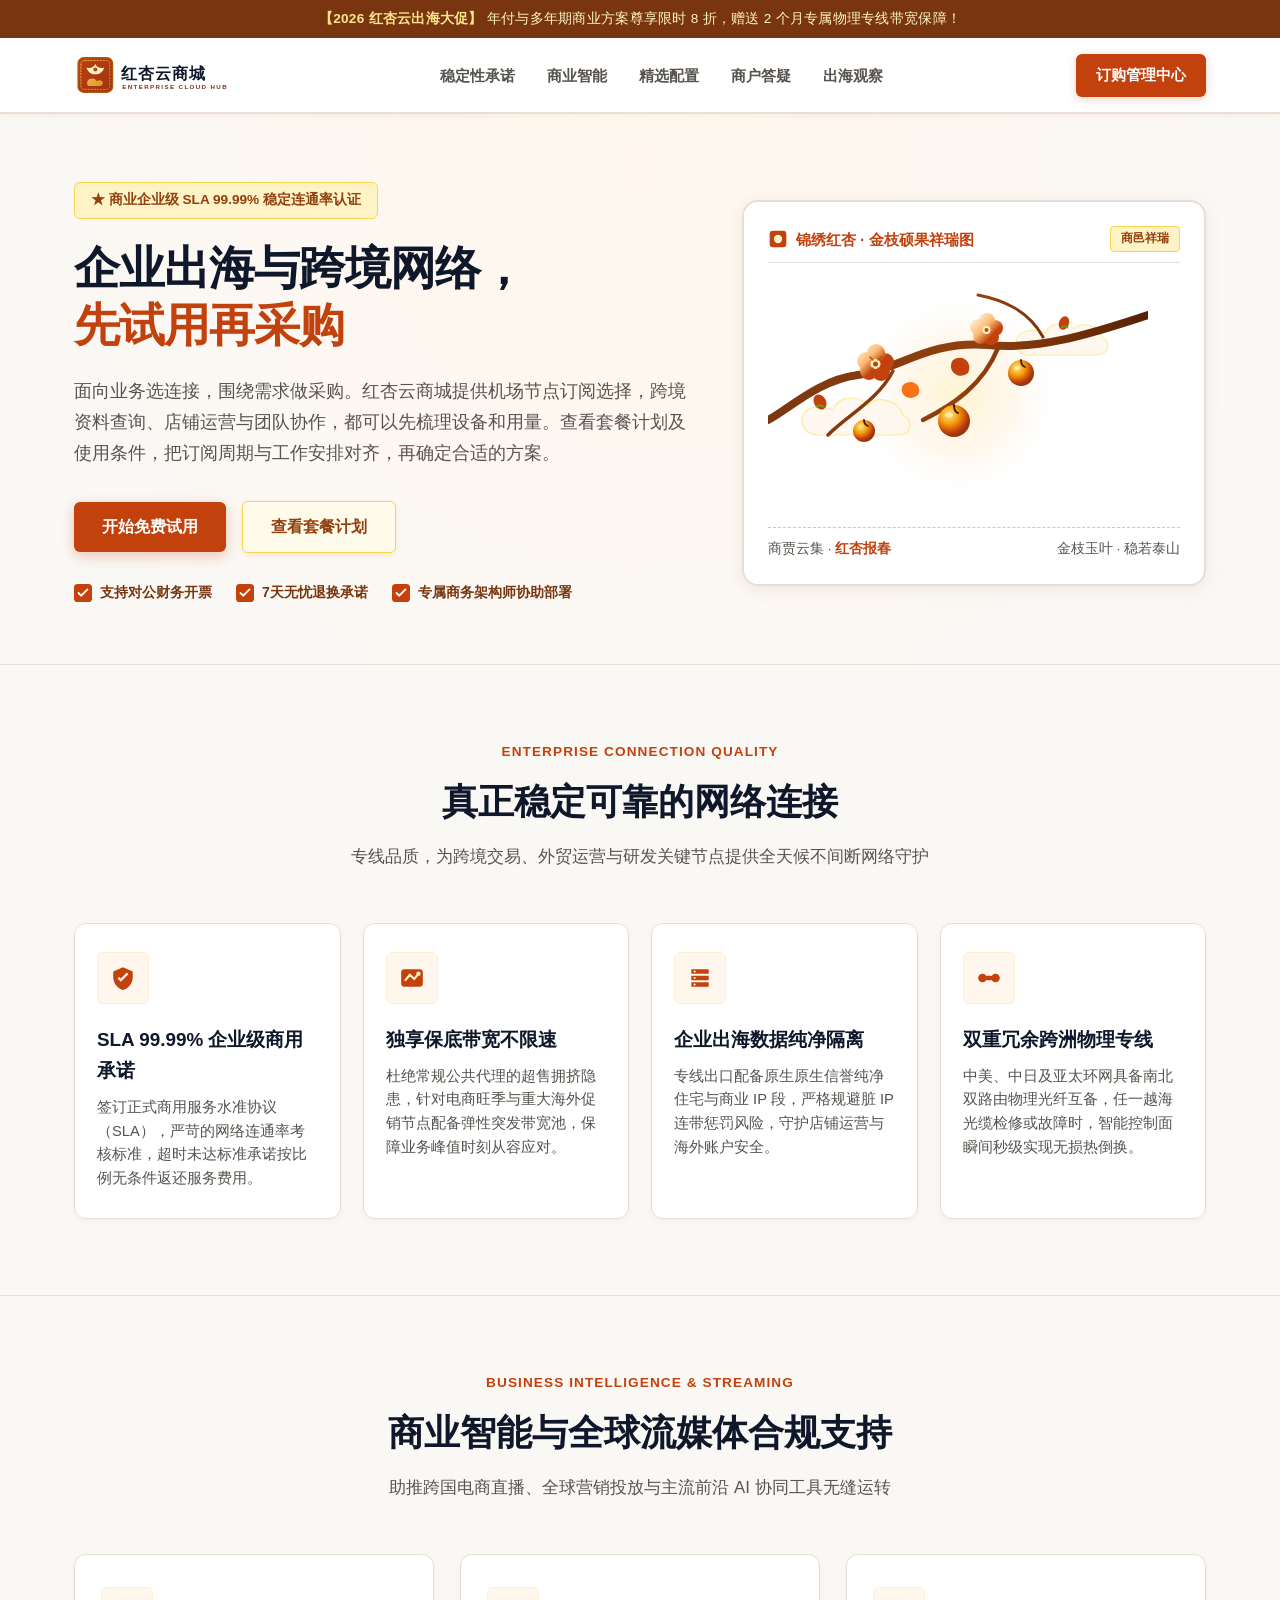
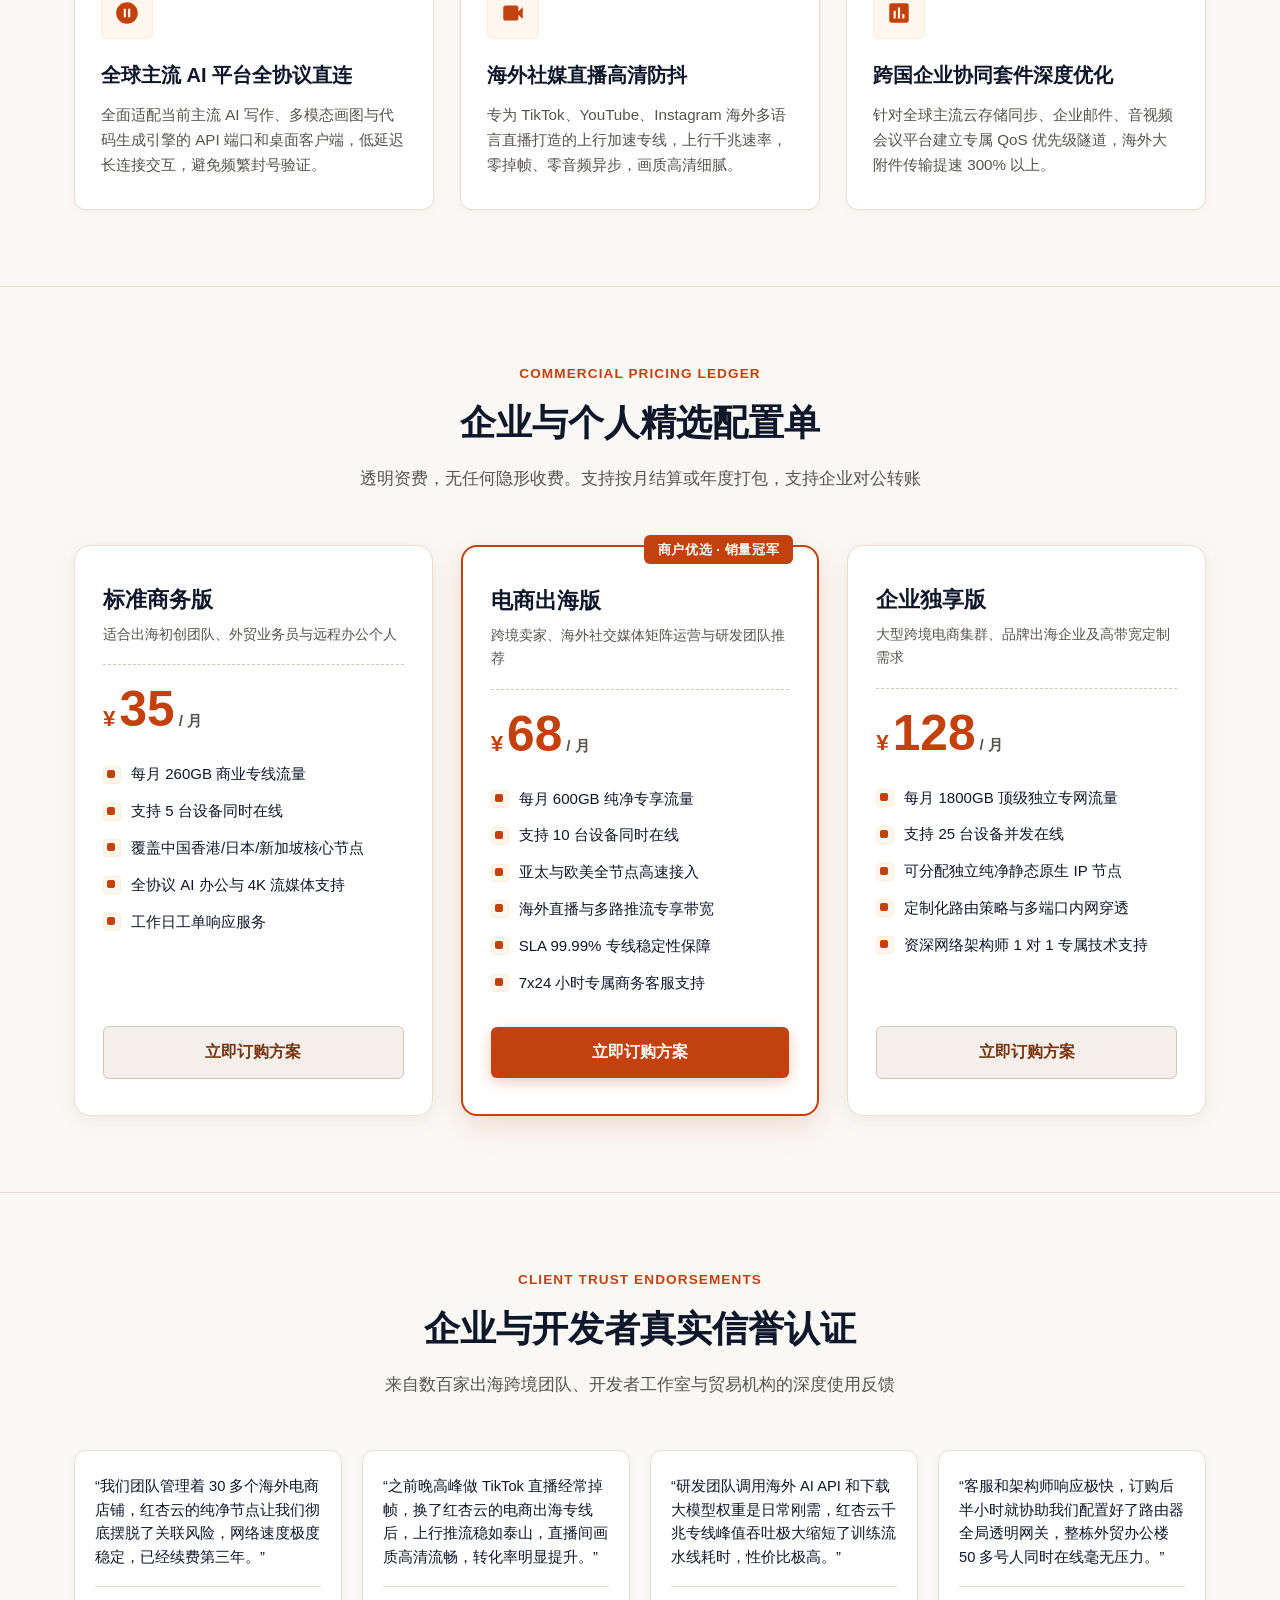
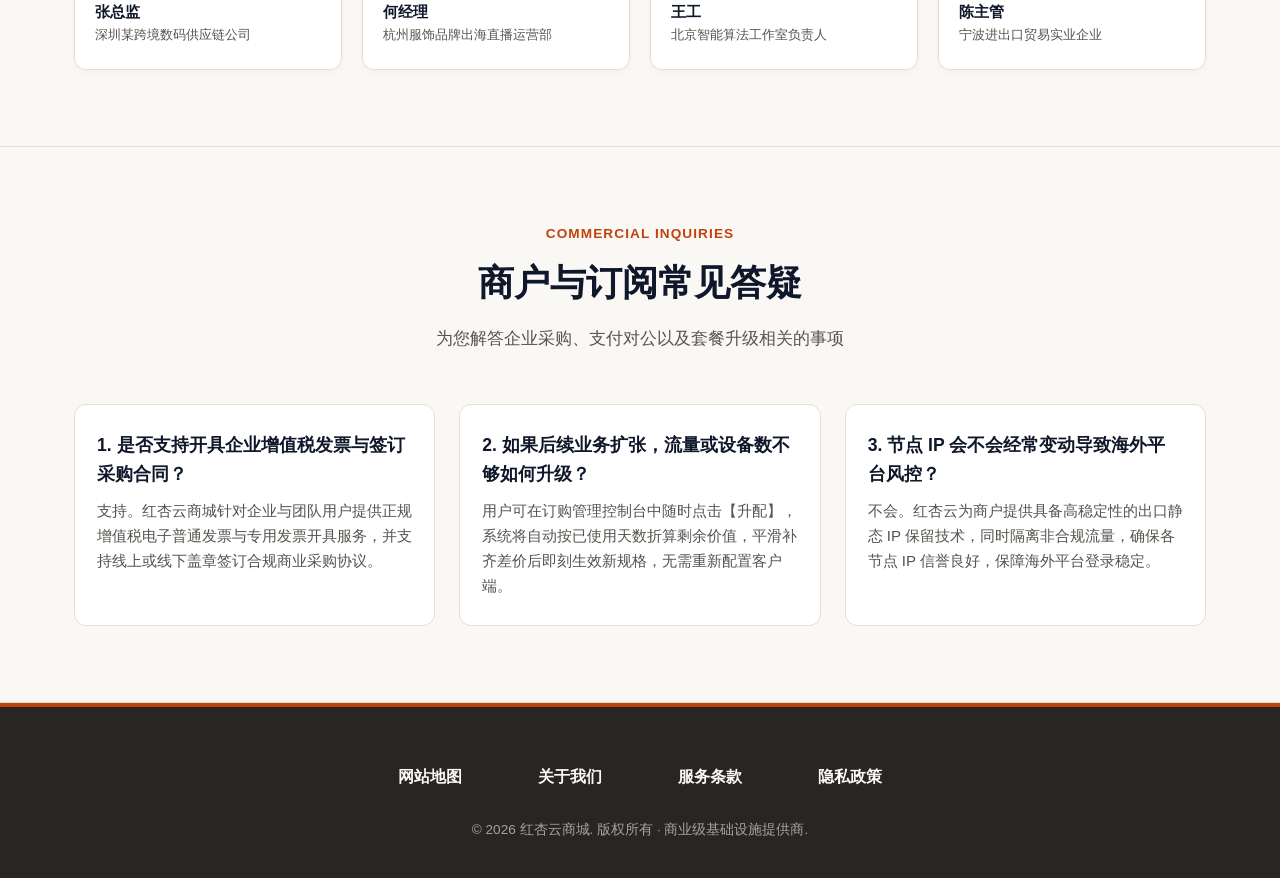
<file: index.html>
<!DOCTYPE html>

<html lang="zh-CN">
<head>
<meta charset="utf-8"/>
<meta content="width=device-width, initial-scale=1.0" name="viewport"/>
<title>红杏云商城｜机场节点订阅与出海运营指南</title>
<meta content="面向业务选连接，围绕需求做采购。红杏云商城提供机场节点订阅选择，跨境资料查询、店铺运营与团队协作，都可以先梳理设备和用量。查看套餐计划及使用条件，把订阅周期与工作安排对齐，再确定合适的方案。" name="description"/>
<meta content="红杏云商城, 机场推荐, 免费体验, 企业采购, 海外付款, 店铺巡检, 路由器固件" name="keywords"/>
<link href="https://redxingyun.shop/" rel="canonical"/>
<!-- Open Graph 社交元数据 -->
<meta content="website" property="og:type"/>
<meta content="zh_CN" property="og:locale"/>
<meta content="红杏云商城" property="og:site_name"/>
<meta content="红杏云商城｜机场节点订阅与出海运营指南" property="og:title"/>
<meta content="面向业务选连接，围绕需求做采购。红杏云商城提供机场节点订阅选择，跨境资料查询、店铺运营与团队协作，都可以先梳理设备和用量。查看套餐计划及使用条件，把订阅周期与工作安排对齐，再确定合适的方案。" property="og:description"/>
<meta content="https://redxingyun.shop/" property="og:url"/>
<meta content="https://redxingyun.shop/og-preview.png" property="og:image"/>
<meta content="1200" property="og:image:width"/>
<meta content="630" property="og:image:height"/>
<!-- Twitter Card 元数据 -->
<meta content="summary_large_image" name="twitter:card"/>
<meta content="红杏云商城｜机场节点订阅与出海运营指南" name="twitter:title"/>
<meta content="面向业务选连接，围绕需求做采购。红杏云商城提供机场节点订阅选择，跨境资料查询、店铺运营与团队协作，都可以先梳理设备和用量。查看套餐计划及使用条件，把订阅周期与工作安排对齐，再确定合适的方案。" name="twitter:description"/>
<meta content="https://redxingyun.shop/og-preview.png" name="twitter:image"/>
<!-- Schema.org Product 结构化数据 (Rich Snippets) -->
<script type="application/ld+json">
  {
    "@context": "https://schema.org/",
    "@type": "Product",
    "name": "红杏云企业出海商用网络加速方案",
    "image": "https://redxingyun.shop/og-preview.png",
    "description": "红杏云商城面向跨境电商、外贸出海及海外社交媒体矩阵运营团队提供的商用级网络加速服务，提供SLA 99.99%高可用承诺、纯净IP信誉保障与高速跨境专线直连。",
    "brand": {
      "@type": "Brand",
      "name": "红杏云"
    },
    "offers": {
      "@type": "AggregateOffer",
      "priceCurrency": "CNY",
      "lowPrice": "49.00",
      "highPrice": "399.00",
      "offerCount": "3",
      "url": "https://ww012.twilightaff.com/#/?code=A56DH1Af",
      "priceValidUntil": "2026-12-31"
    },
    "aggregateRating": {
      "@type": "AggregateRating",
      "ratingValue": "4.95",
      "reviewCount": "860"
    }
  }
  </script>
<link href="style.css" rel="stylesheet"/>
</head>
<body>
<!-- 顶部大促跑马灯告示 -->
<div class="top-announcement-bar">
<strong>【2026 红杏云出海大促】</strong> 年付与多年期商业方案尊享限时 8 折，赠送 2 个月专属物理专线带宽保障！
  </div>
<!-- 商贸顶部导航 -->
<header class="commerce-header">
<div class="commerce-container header-flex">
<a aria-label="红杏云商城首页" class="brand-seal-logo" href="index.html">
<!-- 专属主题 Logo：浮雕金杏祥云印 (内联 SVG) -->
<svg class="brand-seal-svg" fill="none" viewbox="0 0 250 64" xmlns="http://www.w3.org/2000/svg">
<defs>
<lineargradient gradientunits="userSpaceOnUse" id="sealRed" x1="0" x2="60" y1="0" y2="60">
<stop stop-color="#C2410C"></stop>
<stop offset="1" stop-color="#9A3412"></stop>
</lineargradient>
<lineargradient gradientunits="userSpaceOnUse" id="sealGold" x1="0" x2="60" y1="0" y2="60">
<stop stop-color="#FDE68A"></stop>
<stop offset="1" stop-color="#D97706"></stop>
</lineargradient>
</defs>
<!-- 金石印章外框 -->
<rect fill="url(#sealRed)" height="50" rx="8" stroke="#B45309" stroke-width="2" width="50" x="6" y="7"></rect>
<rect fill="none" height="42" rx="5" stroke="url(#sealGold)" stroke-dasharray="3 1.5" stroke-width="1.2" width="42" x="10" y="11"></rect>
<!-- 印内浮雕红杏与祥云花纹 -->
<path d="M31 16C33 21 39 23 44 21C42 27 38 31 31 31C24 31 20 27 18 21C23 23 29 21 31 16Z" fill="#FEF3C7"></path>
<circle cx="31" cy="24" fill="#C2410C" r="3"></circle>
<path d="M19 44C19 39 23 37 27 37C30 37 32 39 33 41C35 39 39 39 41 41C43 43 42 47 38 48H22C20 48 19 46 19 44Z" fill="url(#sealGold)"></path>
<!-- 品牌文字字标 -->
<text fill="#0F172A" font-family="-apple-system, BlinkMacSystemFont, 'PingFang SC', serif" font-size="23" font-weight="900" letter-spacing="1.5" x="68" y="38">红杏云商城</text>
<text fill="#78350F" font-family="-apple-system, BlinkMacSystemFont, 'PingFang SC', sans-serif" font-size="9" font-weight="600" letter-spacing="2" x="70" y="52">ENTERPRISE CLOUD HUB</text>
</svg>
</a>
<nav class="commerce-nav">
<a class="c-nav-link" href="#stability">稳定性承诺</a>
<a class="c-nav-link" href="#intelligence">商业智能</a>
<a class="c-nav-link" href="#plans">精选配置</a>
<a class="c-nav-link" href="#faq">商户答疑</a>
<a class="c-nav-link" href="trends.html">出海观察</a>
</nav>
<a class="c-header-btn" href="https://ww012.twilightaff.com/#/?code=A56DH1Af" rel="nofollow" target="_blank">
        订购管理中心
      </a>
</div>
</header>
<!-- 首屏商贸画卷 Hero -->
<section class="deals-billboard">
<div class="commerce-container">
<div class="billboard-grid">
<div class="billboard-text-box">
<div class="badge-tag-seal">
            ★ 商业企业级 SLA 99.99% 稳定连通率认证
          </div>
<h1 class="billboard-headline">企业出海与跨境网络，<br/><span>先试用再采购</span></h1>
<p class="billboard-subhead">面向业务选连接，围绕需求做采购。红杏云商城提供机场节点订阅选择，跨境资料查询、店铺运营与团队协作，都可以先梳理设备和用量。查看套餐计划及使用条件，把订阅周期与工作安排对齐，再确定合适的方案。</p>
<div class="billboard-actions">
<a class="shop-btn shop-btn-primary" href="https://ww012.twilightaff.com/#/?code=A56DH1Af" rel="nofollow" target="_blank">
              开始免费试用
            </a>
<!-- SEO 权重传递直链 (不加 rel="nofollow", target="_blank") -->
<a class="shop-btn shop-btn-dofollow" href="#plans">查看套餐计划</a>
</div>
<div class="commerce-badges-row">
<div class="badge-item">
<svg fill="#C2410C" height="18" viewbox="0 0 20 20" width="18"><rect height="20" rx="4" width="20"></rect><path d="M5 10L8 13L15 6" stroke="#FFFFFF" stroke-linecap="round" stroke-width="2"></path></svg>
              支持对公财务开票
            </div>
<div class="badge-item">
<svg fill="#C2410C" height="18" viewbox="0 0 20 20" width="18"><rect height="20" rx="4" width="20"></rect><path d="M5 10L8 13L15 6" stroke="#FFFFFF" stroke-linecap="round" stroke-width="2"></path></svg>
              7天无忧退换承诺
            </div>
<div class="badge-item">
<svg fill="#C2410C" height="18" viewbox="0 0 20 20" width="18"><rect height="20" rx="4" width="20"></rect><path d="M5 10L8 13L15 6" stroke="#FFFFFF" stroke-linecap="round" stroke-width="2"></path></svg>
              专属商务架构师协助部署
            </div>
</div>
</div>
<!-- 右侧锦绣红杏商贸画卷 (以红杏为素材，无任何节点指标) -->
<aside aria-label="锦绣红杏 · 典籍金风图" class="shop-apricot-scroll">
<div class="scroll-seal-header">
<div class="scroll-seal-title">
<svg fill="none" height="20" viewbox="0 0 24 24" width="20">
<rect fill="#C2410C" height="20" rx="4" width="20" x="2" y="2"></rect>
<circle cx="12" cy="12" fill="#FEF3C7" r="5"></circle>
</svg>
              锦绣红杏 · 金枝硕果祥瑞图
            </div>
<span class="scroll-seal-tag">商邑祥瑞</span>
</div>
<svg class="shop-apricot-svg" fill="none" viewbox="0 0 380 240" xmlns="http://www.w3.org/2000/svg">
<defs>
<lineargradient gradientunits="userSpaceOnUse" id="shopWoodBranch" x1="0" x2="380" y1="50" y2="180">
<stop stop-color="#78350F"></stop>
<stop offset="0.5" stop-color="#92400E"></stop>
<stop offset="1" stop-color="#451A03"></stop>
</lineargradient>
<radialgradient cx="35%" cy="30%" id="shopApricotFruit" r="65%">
<stop offset="0%" stop-color="#FDE68A"></stop>
<stop offset="45%" stop-color="#F59E0B"></stop>
<stop offset="85%" stop-color="#C2410C"></stop>
<stop offset="100%" stop-color="#9A3412"></stop>
</radialgradient>
<lineargradient gradientunits="userSpaceOnUse" id="shopBlossomPetal" x1="0" x2="20" y1="0" y2="20">
<stop stop-color="#FFFBEB"></stop>
<stop offset="0.6" stop-color="#FDBA74"></stop>
<stop offset="1" stop-color="#C2410C"></stop>
</lineargradient>
<radialgradient cx="50%" cy="50%" id="shopGoldAura" r="50%">
<stop offset="0%" stop-color="#FEF3C7" stop-opacity="0.8"></stop>
<stop offset="60%" stop-color="#FFEDD5" stop-opacity="0.4"></stop>
<stop offset="100%" stop-color="#FAF8F5" stop-opacity="0"></stop>
</radialgradient>
</defs>
<!-- 温暖金辉背景 -->
<circle class="anim-shop-glow" cx="190" cy="120" fill="url(#shopGoldAura)" r="100"></circle>
<!-- 典雅祥云纹底衬 -->
<path d="M50 160C40 160 30 150 35 140C40 130 55 130 65 135C70 120 90 120 100 130C110 120 130 125 135 140C145 145 145 160 130 160H50Z" fill="#FFF7ED" opacity="0.8" stroke="#FDE68A" stroke-width="1.2"></path>
<path d="M260 80C250 80 245 70 250 62C255 54 270 54 278 58C282 46 298 46 306 54C314 46 330 50 334 62C342 66 342 78 330 80H260Z" fill="#FFF7ED" opacity="0.8" stroke="#FDE68A" stroke-width="1.2"></path>
<!-- 舒展的红杏苍劲古枝 -->
<g class="anim-shop-b">
<!-- 主干骨骼 -->
<path d="M380 40C320 60 270 75 220 70C160 65 130 95 90 100C50 105 20 135 0 145" stroke="url(#shopWoodBranch)" stroke-linecap="round" stroke-width="8"></path>
<path d="M230 73C215 110 185 130 155 145" stroke="url(#shopWoodBranch)" stroke-linecap="round" stroke-width="4.5"></path>
<path d="M125 96C110 125 80 140 60 160" stroke="url(#shopWoodBranch)" stroke-linecap="round" stroke-width="3.5"></path>
<path d="M275 62C260 35 235 25 210 20" stroke="url(#shopWoodBranch)" stroke-linecap="round" stroke-width="3"></path>
<!-- 黄金朱砂熟杏果实 (丰盈丰收寓意) -->
<g transform="translate(170, 130)">
<circle cx="16" cy="16" fill="url(#shopApricotFruit)" r="16"></circle>
<path d="M16 0C16 4 17 7 20 8" stroke="#451A03" stroke-linecap="round" stroke-width="2"></path>
<ellipse cx="11" cy="10" fill="#FEF3C7" opacity="0.65" rx="4" ry="2.5"></ellipse>
</g>
<g transform="translate(240, 85)">
<circle cx="13" cy="13" fill="url(#shopApricotFruit)" r="13"></circle>
<path d="M13 0C13 3 14 6 17 7" stroke="#451A03" stroke-linecap="round" stroke-width="1.8"></path>
<ellipse cx="9" cy="8" fill="#FEF3C7" opacity="0.6" rx="3" ry="2"></ellipse>
</g>
<g transform="translate(85, 145)">
<circle cx="11" cy="11" fill="url(#shopApricotFruit)" r="11"></circle>
<path d="M11 0C11 3 12 5 15 6" stroke="#451A03" stroke-linecap="round" stroke-width="1.8"></path>
</g>
<!-- 盛开红杏重瓣花丛 1 -->
<g transform="translate(90, 70)">
<circle cx="18" cy="8" fill="url(#shopBlossomPetal)" r="9"></circle>
<circle cx="27" cy="17" fill="url(#shopBlossomPetal)" r="9"></circle>
<circle cx="23" cy="27" fill="url(#shopBlossomPetal)" r="9"></circle>
<circle cx="11" cy="26" fill="url(#shopBlossomPetal)" r="9"></circle>
<circle cx="8" cy="16" fill="url(#shopBlossomPetal)" r="9"></circle>
<circle cx="17.5" cy="19" fill="#FEF3C7" r="5"></circle>
<circle cx="17.5" cy="19" fill="#C2410C" r="2.5"></circle>
<path d="M15 15L12 12M20 15L23 12M15 23L12 26M20 23L23 26" stroke="#B45309" stroke-linecap="round" stroke-width="1.5"></path>
</g>
<!-- 盛开红杏重瓣花丛 2 -->
<g transform="translate(205, 40)">
<circle cx="14" cy="6" fill="url(#shopBlossomPetal)" r="8"></circle>
<circle cx="22" cy="13" fill="url(#shopBlossomPetal)" r="8"></circle>
<circle cx="18" cy="22" fill="url(#shopBlossomPetal)" r="8"></circle>
<circle cx="8" cy="21" fill="url(#shopBlossomPetal)" r="8"></circle>
<circle cx="5" cy="12" fill="url(#shopBlossomPetal)" r="8"></circle>
<circle cx="13.5" cy="15" fill="#FEF3C7" r="4"></circle>
<circle cx="13.5" cy="15" fill="#C2410C" r="2"></circle>
</g>
<!-- 绿意新芽与花苞 -->
<g transform="translate(290, 42)">
<ellipse cx="6" cy="6" fill="#C2410C" rx="5" ry="7" transform="rotate(20 6 6)"></ellipse>
<path d="M3 11C5 9 8 9 10 11" stroke="#65A30D" stroke-width="1.8"></path>
</g>
<g transform="translate(45, 120)">
<ellipse cx="7" cy="7" fill="#C2410C" rx="6" ry="8" transform="rotate(-30 7 7)"></ellipse>
<path d="M3 12C5 10 9 10 11 12" stroke="#65A30D" stroke-width="1.8"></path>
</g>
</g>
<!-- 随金风轻扬的红杏花瓣 -->
<g class="anim-shop-p1">
<path d="M185 85C195 78 205 88 200 98C190 106 178 95 185 85Z" fill="url(#shopBlossomPetal)"></path>
</g>
<g class="anim-shop-p2">
<path d="M135 110C145 102 155 112 150 120C140 128 130 118 135 110Z" fill="#F97316"></path>
</g>
</svg>
<div class="scroll-seal-footer">
<span>商贾云集 · <strong>红杏报春</strong></span>
<span>金枝玉叶 · 稳若泰山</span>
</div>
</aside>
</div>
</div>
</section>
<!-- 核心优势卡片：动态替换标题【真正稳定可靠的网络连接】 (4 张卡片) -->
<section class="commerce-section" id="stability">
<div class="commerce-container">
<div class="c-section-header">
<p class="c-kicker">Enterprise Connection Quality</p>
<h2 class="c-title">真正稳定可靠的网络连接</h2>
<p class="c-desc">专线品质，为跨境交易、外贸运营与研发关键节点提供全天候不间断网络守护</p>
</div>
<div class="stability-grid">
<!-- 卡片 1 -->
<article class="stability-card">
<div class="filled-icon-stamp">
<!-- Filled SVG Icon 1: SLA 承诺 -->
<svg fill="#C2410C" height="26" viewbox="0 0 24 24" width="26">
<path d="M12 2L3 6V11C3 16.55 6.84 21.74 12 23C17.16 21.74 21 16.55 21 11V6L12 2Z"></path>
<path d="M10 12.5L8.5 11L7 12.5L10 15.5L17 8.5L15.5 7L10 12.5Z" fill="#FFF7ED"></path>
</svg>
</div>
<h3 class="st-card-title">SLA 99.99% 企业级商用承诺</h3>
<p class="st-card-desc">签订正式商用服务水准协议（SLA），严苛的网络连通率考核标准，超时未达标准承诺按比例无条件返还服务费用。</p>
</article>
<!-- 卡片 2 -->
<article class="stability-card">
<div class="filled-icon-stamp">
<!-- Filled SVG Icon 2: 独享保底带宽 -->
<svg fill="#C2410C" height="26" viewbox="0 0 24 24" width="26">
<rect height="16" rx="3" width="20" x="2" y="4"></rect>
<path d="M6 14L10 9L14 13L18 8" stroke="#FEF3C7" stroke-linecap="round" stroke-linejoin="round" stroke-width="2"></path>
<circle cx="18" cy="8" fill="#FEF3C7" r="2"></circle>
</svg>
</div>
<h3 class="st-card-title">独享保底带宽不限速</h3>
<p class="st-card-desc">杜绝常规公共代理的超售拥挤隐患，针对电商旺季与重大海外促销节点配备弹性突发带宽池，保障业务峰值时刻从容应对。</p>
</article>
<!-- 卡片 3 -->
<article class="stability-card">
<div class="filled-icon-stamp">
<!-- Filled SVG Icon 3: 纯净数据隔离 -->
<svg fill="#C2410C" height="26" viewbox="0 0 24 24" width="26">
<path d="M4 4H20V8H4V4ZM4 10H20V14H4V10ZM4 16H20V20H4V16Z"></path>
<circle cx="7" cy="6" fill="#FFF7ED" r="1"></circle>
<circle cx="7" cy="12" fill="#FFF7ED" r="1"></circle>
<circle cx="7" cy="18" fill="#FFF7ED" r="1"></circle>
</svg>
</div>
<h3 class="st-card-title">企业出海数据纯净隔离</h3>
<p class="st-card-desc">专线出口配备原生原生信誉纯净住宅与商业 IP 段，严格规避脏 IP 连带惩罚风险，守护店铺运营与海外账户安全。</p>
</article>
<!-- 卡片 4 -->
<article class="stability-card">
<div class="filled-icon-stamp">
<!-- Filled SVG Icon 4: 双重冗余节点 -->
<svg fill="#C2410C" height="26" viewbox="0 0 24 24" width="26">
<circle cx="6" cy="12" r="4"></circle>
<circle cx="18" cy="12" r="4"></circle>
<rect height="4" rx="1" width="6" x="9" y="10"></rect>
</svg>
</div>
<h3 class="st-card-title">双重冗余跨洲物理专线</h3>
<p class="st-card-desc">中美、中日及亚太环网具备南北双路由物理光纤互备，任一越海光缆检修或故障时，智能控制面瞬间秒级实现无损热倒换。</p>
</article>
</div>
</div>
</section>
<!-- 算力与流媒体支持卡片：动态替换标题【商业智能与全球流媒体合规支持】 (3 张卡片) -->
<section class="commerce-section" id="intelligence">
<div class="commerce-container">
<div class="c-section-header">
<p class="c-kicker">Business Intelligence &amp; Streaming</p>
<h2 class="c-title">商业智能与全球流媒体合规支持</h2>
<p class="c-desc">助推跨国电商直播、全球营销投放与主流前沿 AI 协同工具无缝运转</p>
</div>
<div class="commerce-stream-grid">
<div class="c-stream-card">
<div class="filled-icon-stamp">
<svg fill="#C2410C" height="26" viewbox="0 0 24 24" width="26">
<path d="M12 2C6.48 2 2 6.48 2 12C2 17.52 6.48 22 12 22C17.52 22 22 17.52 22 12C22 6.48 17.52 2 12 2ZM11 16H9V8H11V16ZM15 16H13V8H15V16Z"></path>
</svg>
</div>
<h3 class="c-stream-title">全球主流 AI 平台全协议直连</h3>
<p class="c-stream-desc">全面适配当前主流 AI 写作、多模态画图与代码生成引擎的 API 端口和桌面客户端，低延迟长连接交互，避免频繁封号验证。</p>
</div>
<div class="c-stream-card">
<div class="filled-icon-stamp">
<svg fill="#C2410C" height="26" viewbox="0 0 24 24" width="26">
<path d="M17 10.5V7C17 5.9 16.1 5 15 5H5C3.9 5 3 5.9 3 7V17C3 18.1 3.9 19 5 19H15C16.1 19 17 18.1 17 17V13.5L21 17.5V6.5L17 10.5Z"></path>
</svg>
</div>
<h3 class="c-stream-title">海外社媒直播高清防抖</h3>
<p class="c-stream-desc">专为 TikTok、YouTube、Instagram 海外多语言直播打造的上行加速专线，上行千兆速率，零掉帧、零音频异步，画质高清细腻。</p>
</div>
<div class="c-stream-card">
<div class="filled-icon-stamp">
<svg fill="#C2410C" height="26" viewbox="0 0 24 24" width="26">
<path d="M19 3H5C3.9 3 3 3.9 3 5V19C3 20.1 3.9 21 5 21H19C20.1 21 21 20.1 21 19V5C21 3.9 20.1 3 19 3ZM9 17H7V10H9V17ZM13 17H11V7H13V17ZM17 17H15V13H17V17Z"></path>
</svg>
</div>
<h3 class="c-stream-title">跨国企业协同套件深度优化</h3>
<p class="c-stream-desc">针对全球主流云存储同步、企业邮件、音视频会议平台建立专属 QoS 优先级隧道，海外大附件传输提速 300% 以上。</p>
</div>
</div>
</div>
</section>
<!-- 价格对比表：动态替换标题【企业与个人精选配置单】 (必须3个) -->
<section class="commerce-section" id="plans">
<div class="commerce-container">
<div class="c-section-header">
<p class="c-kicker">Commercial Pricing Ledger</p>
<h2 class="c-title">企业与个人精选配置单</h2>
<p class="c-desc">透明资费，无任何隐形收费。支持按月结算或年度打包，支持企业对公转账</p>
</div>
<div class="pricing-ledger-deck">
<!-- 规格 1：标准商务版 -->
<div class="ledger-card">
<div class="ledger-tier-header">
<h3 class="ledger-tier-title">标准商务版</h3>
<p class="ledger-tier-tagline">适合出海初创团队、外贸业务员与远程办公个人</p>
</div>
<div class="ledger-pricing-row">
<span class="c-currency">¥</span>
<span class="c-amount">35</span>
<span class="c-period">/ 月</span>
</div>
<ul class="ledger-spec-list">
<li class="spec-line"><span class="spec-check"><svg height="10" viewbox="0 0 10 10" width="10"><rect fill="#C2410C" height="8" rx="2" width="8"></rect></svg></span>每月 260GB 商业专线流量</li>
<li class="spec-line"><span class="spec-check"><svg height="10" viewbox="0 0 10 10" width="10"><rect fill="#C2410C" height="8" rx="2" width="8"></rect></svg></span>支持 5 台设备同时在线</li>
<li class="spec-line"><span class="spec-check"><svg height="10" viewbox="0 0 10 10" width="10"><rect fill="#C2410C" height="8" rx="2" width="8"></rect></svg></span>覆盖中国香港/日本/新加坡核心节点</li>
<li class="spec-line"><span class="spec-check"><svg height="10" viewbox="0 0 10 10" width="10"><rect fill="#C2410C" height="8" rx="2" width="8"></rect></svg></span>全协议 AI 办公与 4K 流媒体支持</li>
<li class="spec-line"><span class="spec-check"><svg height="10" viewbox="0 0 10 10" width="10"><rect fill="#C2410C" height="8" rx="2" width="8"></rect></svg></span>工作日工单响应服务</li>
</ul>
<a class="shop-btn shop-btn-secondary" href="https://ww012.twilightaff.com/#/?code=A56DH1Af" rel="nofollow" target="_blank">
            立即订购方案
          </a>
</div>
<!-- 规格 2：电商出海版 (Featured) -->
<div class="ledger-card featured-deal">
<div class="deal-corner-ribbon">商户优选 · 销量冠军</div>
<div class="ledger-tier-header">
<h3 class="ledger-tier-title">电商出海版</h3>
<p class="ledger-tier-tagline">跨境卖家、海外社交媒体矩阵运营与研发团队推荐</p>
</div>
<div class="ledger-pricing-row">
<span class="c-currency">¥</span>
<span class="c-amount">68</span>
<span class="c-period">/ 月</span>
</div>
<ul class="ledger-spec-list">
<li class="spec-line"><span class="spec-check"><svg height="10" viewbox="0 0 10 10" width="10"><rect fill="#C2410C" height="8" rx="2" width="8"></rect></svg></span>每月 600GB 纯净专享流量</li>
<li class="spec-line"><span class="spec-check"><svg height="10" viewbox="0 0 10 10" width="10"><rect fill="#C2410C" height="8" rx="2" width="8"></rect></svg></span>支持 10 台设备同时在线</li>
<li class="spec-line"><span class="spec-check"><svg height="10" viewbox="0 0 10 10" width="10"><rect fill="#C2410C" height="8" rx="2" width="8"></rect></svg></span>亚太与欧美全节点高速接入</li>
<li class="spec-line"><span class="spec-check"><svg height="10" viewbox="0 0 10 10" width="10"><rect fill="#C2410C" height="8" rx="2" width="8"></rect></svg></span>海外直播与多路推流专享带宽</li>
<li class="spec-line"><span class="spec-check"><svg height="10" viewbox="0 0 10 10" width="10"><rect fill="#C2410C" height="8" rx="2" width="8"></rect></svg></span>SLA 99.99% 专线稳定性保障</li>
<li class="spec-line"><span class="spec-check"><svg height="10" viewbox="0 0 10 10" width="10"><rect fill="#C2410C" height="8" rx="2" width="8"></rect></svg></span>7x24 小时专属商务客服支持</li>
</ul>
<a class="shop-btn shop-btn-primary" href="https://ww012.twilightaff.com/#/?code=A56DH1Af" rel="nofollow" target="_blank">
            立即订购方案
          </a>
</div>
<!-- 规格 3：企业独享版 -->
<div class="ledger-card">
<div class="ledger-tier-header">
<h3 class="ledger-tier-title">企业独享版</h3>
<p class="ledger-tier-tagline">大型跨境电商集群、品牌出海企业及高带宽定制需求</p>
</div>
<div class="ledger-pricing-row">
<span class="c-currency">¥</span>
<span class="c-amount">128</span>
<span class="c-period">/ 月</span>
</div>
<ul class="ledger-spec-list">
<li class="spec-line"><span class="spec-check"><svg height="10" viewbox="0 0 10 10" width="10"><rect fill="#C2410C" height="8" rx="2" width="8"></rect></svg></span>每月 1800GB 顶级独立专网流量</li>
<li class="spec-line"><span class="spec-check"><svg height="10" viewbox="0 0 10 10" width="10"><rect fill="#C2410C" height="8" rx="2" width="8"></rect></svg></span>支持 25 台设备并发在线</li>
<li class="spec-line"><span class="spec-check"><svg height="10" viewbox="0 0 10 10" width="10"><rect fill="#C2410C" height="8" rx="2" width="8"></rect></svg></span>可分配独立纯净静态原生 IP 节点</li>
<li class="spec-line"><span class="spec-check"><svg height="10" viewbox="0 0 10 10" width="10"><rect fill="#C2410C" height="8" rx="2" width="8"></rect></svg></span>定制化路由策略与多端口内网穿透</li>
<li class="spec-line"><span class="spec-check"><svg height="10" viewbox="0 0 10 10" width="10"><rect fill="#C2410C" height="8" rx="2" width="8"></rect></svg></span>资深网络架构师 1 对 1 专属技术支持</li>
</ul>
<a class="shop-btn shop-btn-secondary" href="https://ww012.twilightaff.com/#/?code=A56DH1Af" rel="nofollow" target="_blank">
            立即订购方案
          </a>
</div>
</div>
</div>
</section>
<!-- 用户见证：动态替换标题【企业与开发者真实信誉认证】 (4 条) -->
<section class="commerce-section">
<div class="commerce-container">
<div class="c-section-header">
<p class="c-kicker">Client Trust Endorsements</p>
<h2 class="c-title">企业与开发者真实信誉认证</h2>
<p class="c-desc">来自数百家出海跨境团队、开发者工作室与贸易机构的深度使用反馈</p>
</div>
<div class="endorsement-grid">
<div class="endorse-card">
<p class="endorse-quote">“我们团队管理着 30 多个海外电商店铺，红杏云的纯净节点让我们彻底摆脱了关联风险，网络速度极度稳定，已经续费第三年。”</p>
<div class="endorse-meta">
<div class="endorse-author">张总监</div>
<div class="endorse-company">深圳某跨境数码供应链公司</div>
</div>
</div>
<div class="endorse-card">
<p class="endorse-quote">“之前晚高峰做 TikTok 直播经常掉帧，换了红杏云的电商出海专线后，上行推流稳如泰山，直播间画质高清流畅，转化率明显提升。”</p>
<div class="endorse-meta">
<div class="endorse-author">何经理</div>
<div class="endorse-company">杭州服饰品牌出海直播运营部</div>
</div>
</div>
<div class="endorse-card">
<p class="endorse-quote">“研发团队调用海外 AI API 和下载大模型权重是日常刚需，红杏云千兆专线峰值吞吐极大缩短了训练流水线耗时，性价比极高。”</p>
<div class="endorse-meta">
<div class="endorse-author">王工</div>
<div class="endorse-company">北京智能算法工作室负责人</div>
</div>
</div>
<div class="endorse-card">
<p class="endorse-quote">“客服和架构师响应极快，订购后半小时就协助我们配置好了路由器全局透明网关，整栋外贸办公楼 50 多号人同时在线毫无压力。”</p>
<div class="endorse-meta">
<div class="endorse-author">陈主管</div>
<div class="endorse-company">宁波进出口贸易实业企业</div>
</div>
</div>
</div>
</div>
</section>
<!-- 常见问题：动态替换标题【商户与订阅常见答疑】 (3 条) -->
<section class="commerce-section" id="faq">
<div class="commerce-container">
<div class="c-section-header">
<p class="c-kicker">Commercial Inquiries</p>
<h2 class="c-title">商户与订阅常见答疑</h2>
<p class="c-desc">为您解答企业采购、支付对公以及套餐升级相关的事项</p>
</div>
<div class="consult-faq-grid">
<div class="consult-faq-item">
<h3 class="consult-q">1. 是否支持开具企业增值税发票与签订采购合同？</h3>
<p class="consult-a">支持。红杏云商城针对企业与团队用户提供正规增值税电子普通发票与专用发票开具服务，并支持线上或线下盖章签订合规商业采购协议。</p>
</div>
<div class="consult-faq-item">
<h3 class="consult-q">2. 如果后续业务扩张，流量或设备数不够如何升级？</h3>
<p class="consult-a">用户可在订购管理控制台中随时点击【升配】，系统将自动按已使用天数折算剩余价值，平滑补齐差价后即刻生效新规格，无需重新配置客户端。</p>
</div>
<div class="consult-faq-item">
<h3 class="consult-q">3. 节点 IP 会不会经常变动导致海外平台风控？</h3>
<p class="consult-a">不会。红杏云为商户提供具备高稳定性的出口静态 IP 保留技术，同时隔离非合规流量，确保各节点 IP 信誉良好，保障海外平台登录稳定。</p>
</div>
</div>
</div>
</section>
<!-- 页脚规范：严格仅展示且只展示4个中文标题，均独立打开新页面 -->
<footer class="commerce-quad-footer">
<div class="commerce-container">
<nav aria-label="页脚索引导航" class="c-footer-nav">
<a class="c-footer-title" href="sitemap.html">网站地图</a>
<a class="c-footer-title" href="about.html">关于我们</a>
<a class="c-footer-title" href="terms.html">服务条款</a>
<a class="c-footer-title" href="privacy.html">隐私政策</a>
</nav>
<div class="c-footer-copy">
        © 2026 红杏云商城. 版权所有 · 商业级基础设施提供商.
      </div>
</div>
</footer>
</body>
</html>
</file>
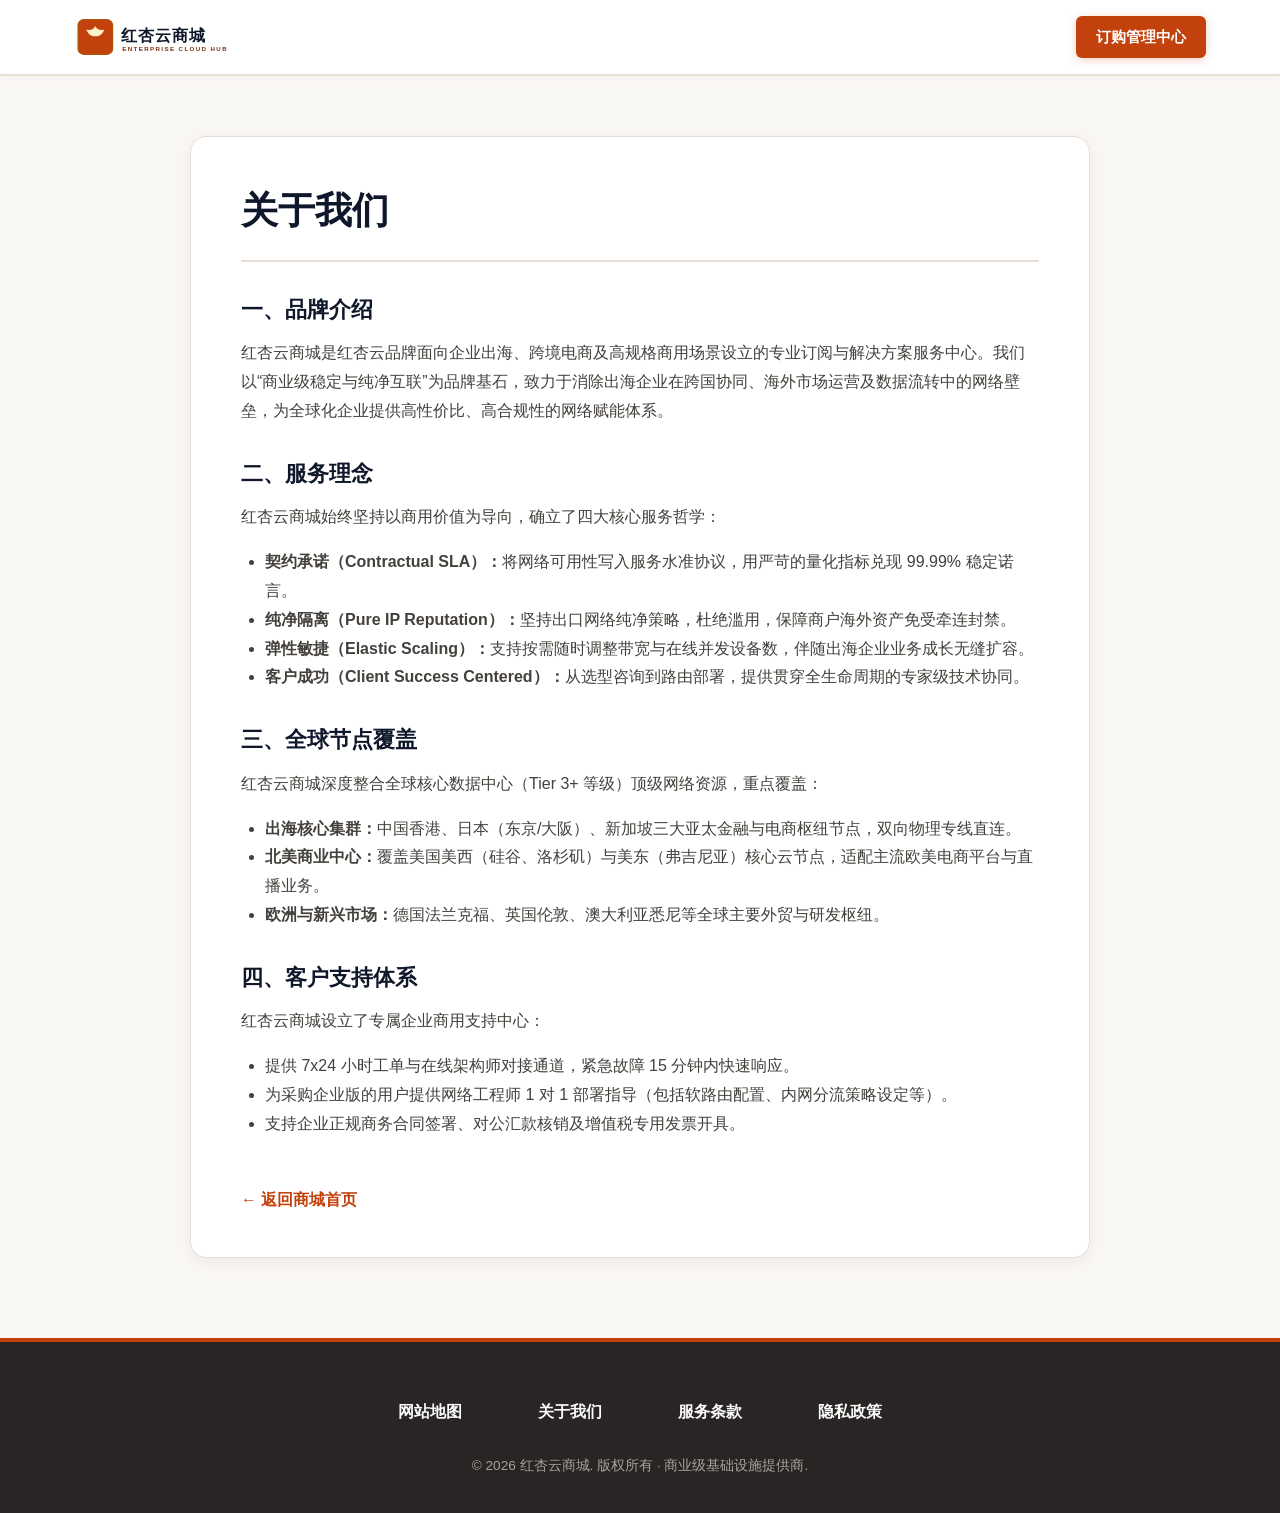
<file: about.html>
<!DOCTYPE html>
<html lang="zh-CN">
<head>
  <meta charset="UTF-8">
  <meta name="viewport" content="width=device-width, initial-scale=1.0">
  <title>关于我们 - 红杏云商城</title>
  <meta name="description" content="红杏云商城品牌介绍、企业服务理念、全球节点覆盖与商务客户支持。">
  <link rel="stylesheet" href="style.css">
</head>
<body>

  <header class="commerce-header">
    <div class="commerce-container header-flex">
      <a href="index.html" class="brand-seal-logo" aria-label="红杏云商城首页">
        <svg class="brand-seal-svg" viewBox="0 0 250 64" fill="none" xmlns="http://www.w3.org/2000/svg">
          <rect x="6" y="7" width="50" height="50" rx="8" fill="#C2410C" stroke="#B45309" stroke-width="2"/>
          <path d="M31 16C33 21 39 23 44 21C42 27 38 31 31 31C24 31 20 27 18 21C23 23 29 21 31 16Z" fill="#FEF3C7"/>
          <text x="68" y="38" font-family="-apple-system, BlinkMacSystemFont, 'PingFang SC', serif" font-size="23" font-weight="900" fill="#0F172A" letter-spacing="1.5">红杏云商城</text>
          <text x="70" y="52" font-family="-apple-system, BlinkMacSystemFont, 'PingFang SC', sans-serif" font-size="9" font-weight="600" fill="#78350F" letter-spacing="2">ENTERPRISE CLOUD HUB</text>
        </svg>
      </a>
      <a href="https://ww012.twilightaff.com/#/?code=A56DH1Af" class="c-header-btn" rel="nofollow" target="_blank">订购管理中心</a>
    </div>
  </header>

  <main class="c-subpage-wrap">
    <div class="commerce-container">
      <article class="c-subpage-box">
        <h1 class="c-subpage-h1">关于我们</h1>
        <div class="c-subpage-body">
          <h2>一、品牌介绍</h2>
          <p>红杏云商城是红杏云品牌面向企业出海、跨境电商及高规格商用场景设立的专业订阅与解决方案服务中心。我们以“商业级稳定与纯净互联”为品牌基石，致力于消除出海企业在跨国协同、海外市场运营及数据流转中的网络壁垒，为全球化企业提供高性价比、高合规性的网络赋能体系。</p>

          <h2>二、服务理念</h2>
          <p>红杏云商城始终坚持以商用价值为导向，确立了四大核心服务哲学：</p>
          <ul>
            <li><strong>契约承诺（Contractual SLA）：</strong>将网络可用性写入服务水准协议，用严苛的量化指标兑现 99.99% 稳定诺言。</li>
            <li><strong>纯净隔离（Pure IP Reputation）：</strong>坚持出口网络纯净策略，杜绝滥用，保障商户海外资产免受牵连封禁。</li>
            <li><strong>弹性敏捷（Elastic Scaling）：</strong>支持按需随时调整带宽与在线并发设备数，伴随出海企业业务成长无缝扩容。</li>
            <li><strong>客户成功（Client Success Centered）：</strong>从选型咨询到路由部署，提供贯穿全生命周期的专家级技术协同。</li>
          </ul>

          <h2>三、全球节点覆盖</h2>
          <p>红杏云商城深度整合全球核心数据中心（Tier 3+ 等级）顶级网络资源，重点覆盖：</p>
          <ul>
            <li><strong>出海核心集群：</strong>中国香港、日本（东京/大阪）、新加坡三大亚太金融与电商枢纽节点，双向物理专线直连。</li>
            <li><strong>北美商业中心：</strong>覆盖美国美西（硅谷、洛杉矶）与美东（弗吉尼亚）核心云节点，适配主流欧美电商平台与直播业务。</li>
            <li><strong>欧洲与新兴市场：</strong>德国法兰克福、英国伦敦、澳大利亚悉尼等全球主要外贸与研发枢纽。</li>
          </ul>

          <h2>四、客户支持体系</h2>
          <p>红杏云商城设立了专属企业商用支持中心：</p>
          <ul>
            <li>提供 7x24 小时工单与在线架构师对接通道，紧急故障 15 分钟内快速响应。</li>
            <li>为采购企业版的用户提供网络工程师 1 对 1 部署指导（包括软路由配置、内网分流策略设定等）。</li>
            <li>支持企业正规商务合同签署、对公汇款核销及增值税专用发票开具。</li>
          </ul>

          <a href="index.html" class="c-subpage-back">← 返回商城首页</a>
        </div>
      </article>
    </div>
  </main>

  <footer class="commerce-quad-footer">
    <div class="commerce-container">
      <nav class="c-footer-nav" aria-label="页脚索引导航">
        <a href="sitemap.html" class="c-footer-title">网站地图</a>
        <a href="about.html" class="c-footer-title">关于我们</a>
        <a href="terms.html" class="c-footer-title">服务条款</a>
        <a href="privacy.html" class="c-footer-title">隐私政策</a>
      </nav>
      <div class="c-footer-copy">
        © 2026 红杏云商城. 版权所有 · 商业级基础设施提供商.
      </div>
    </div>
  </footer>

</body>
</html>
</file>
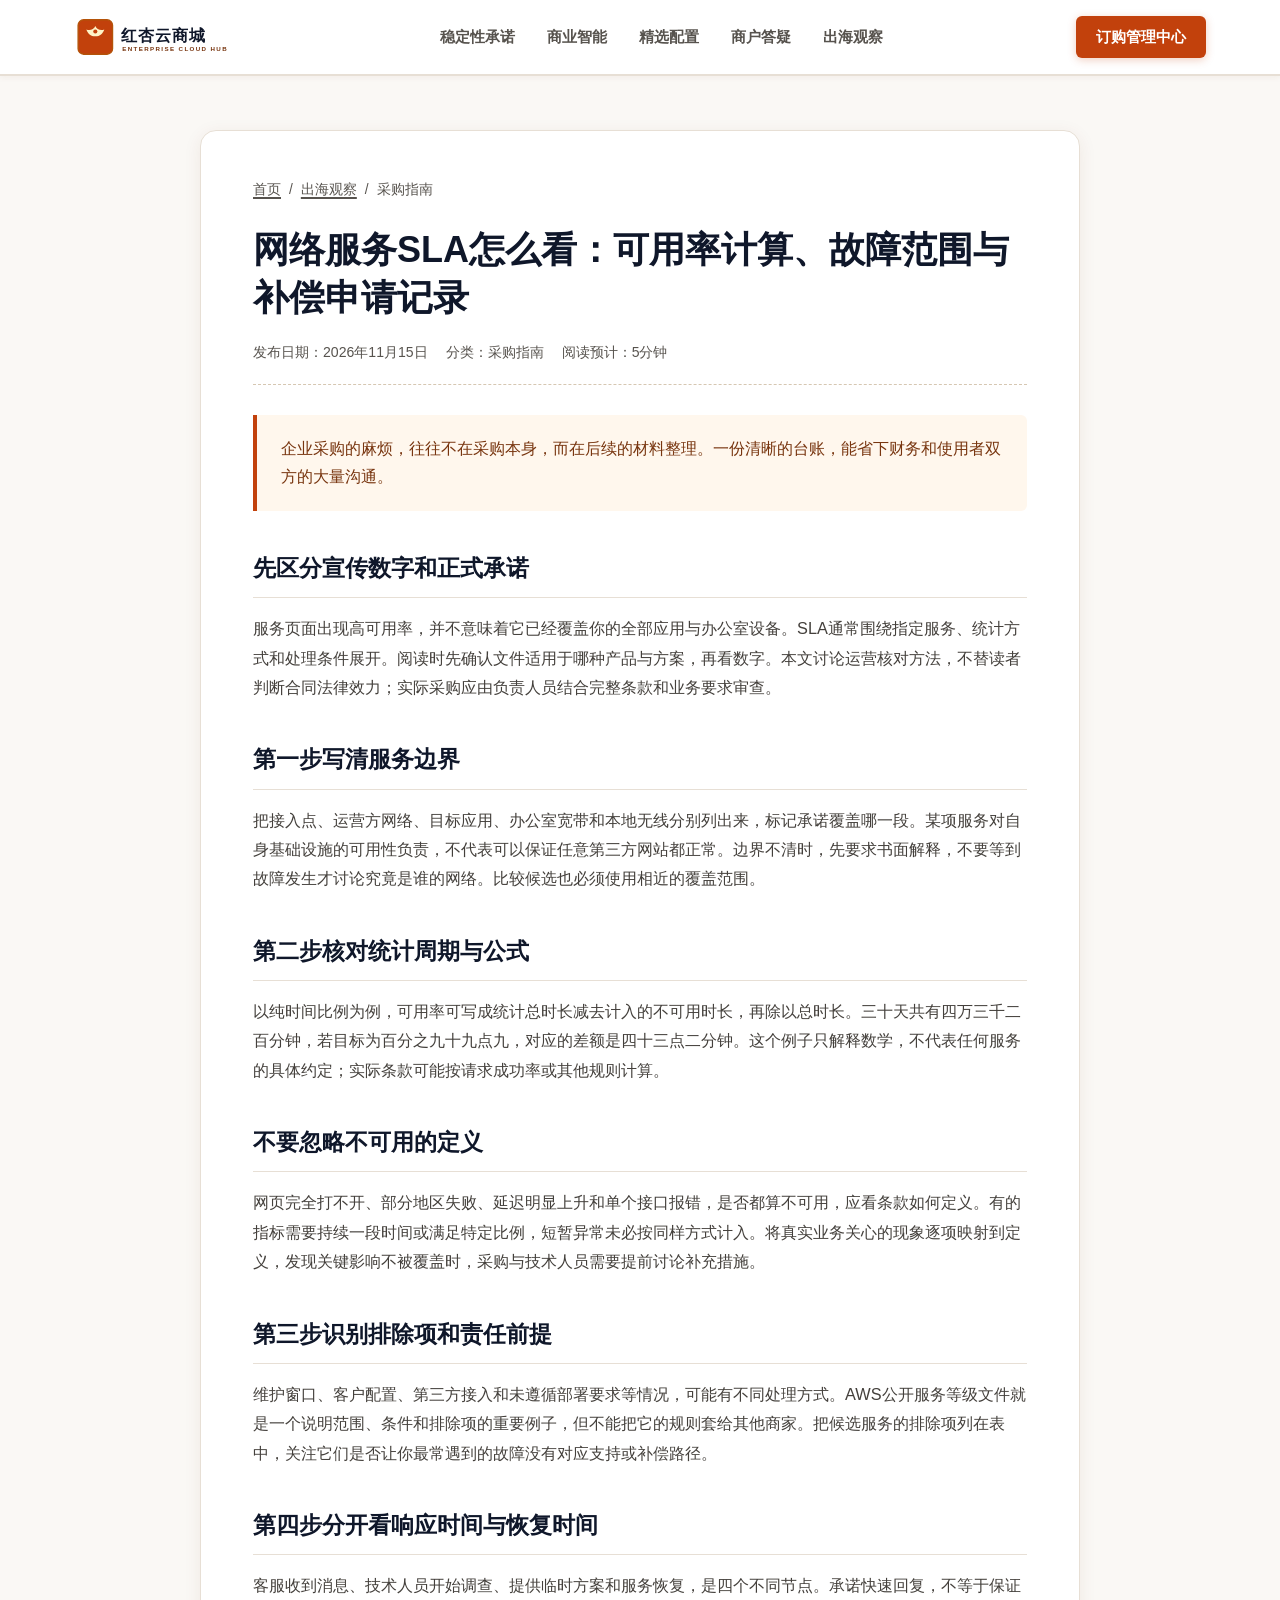
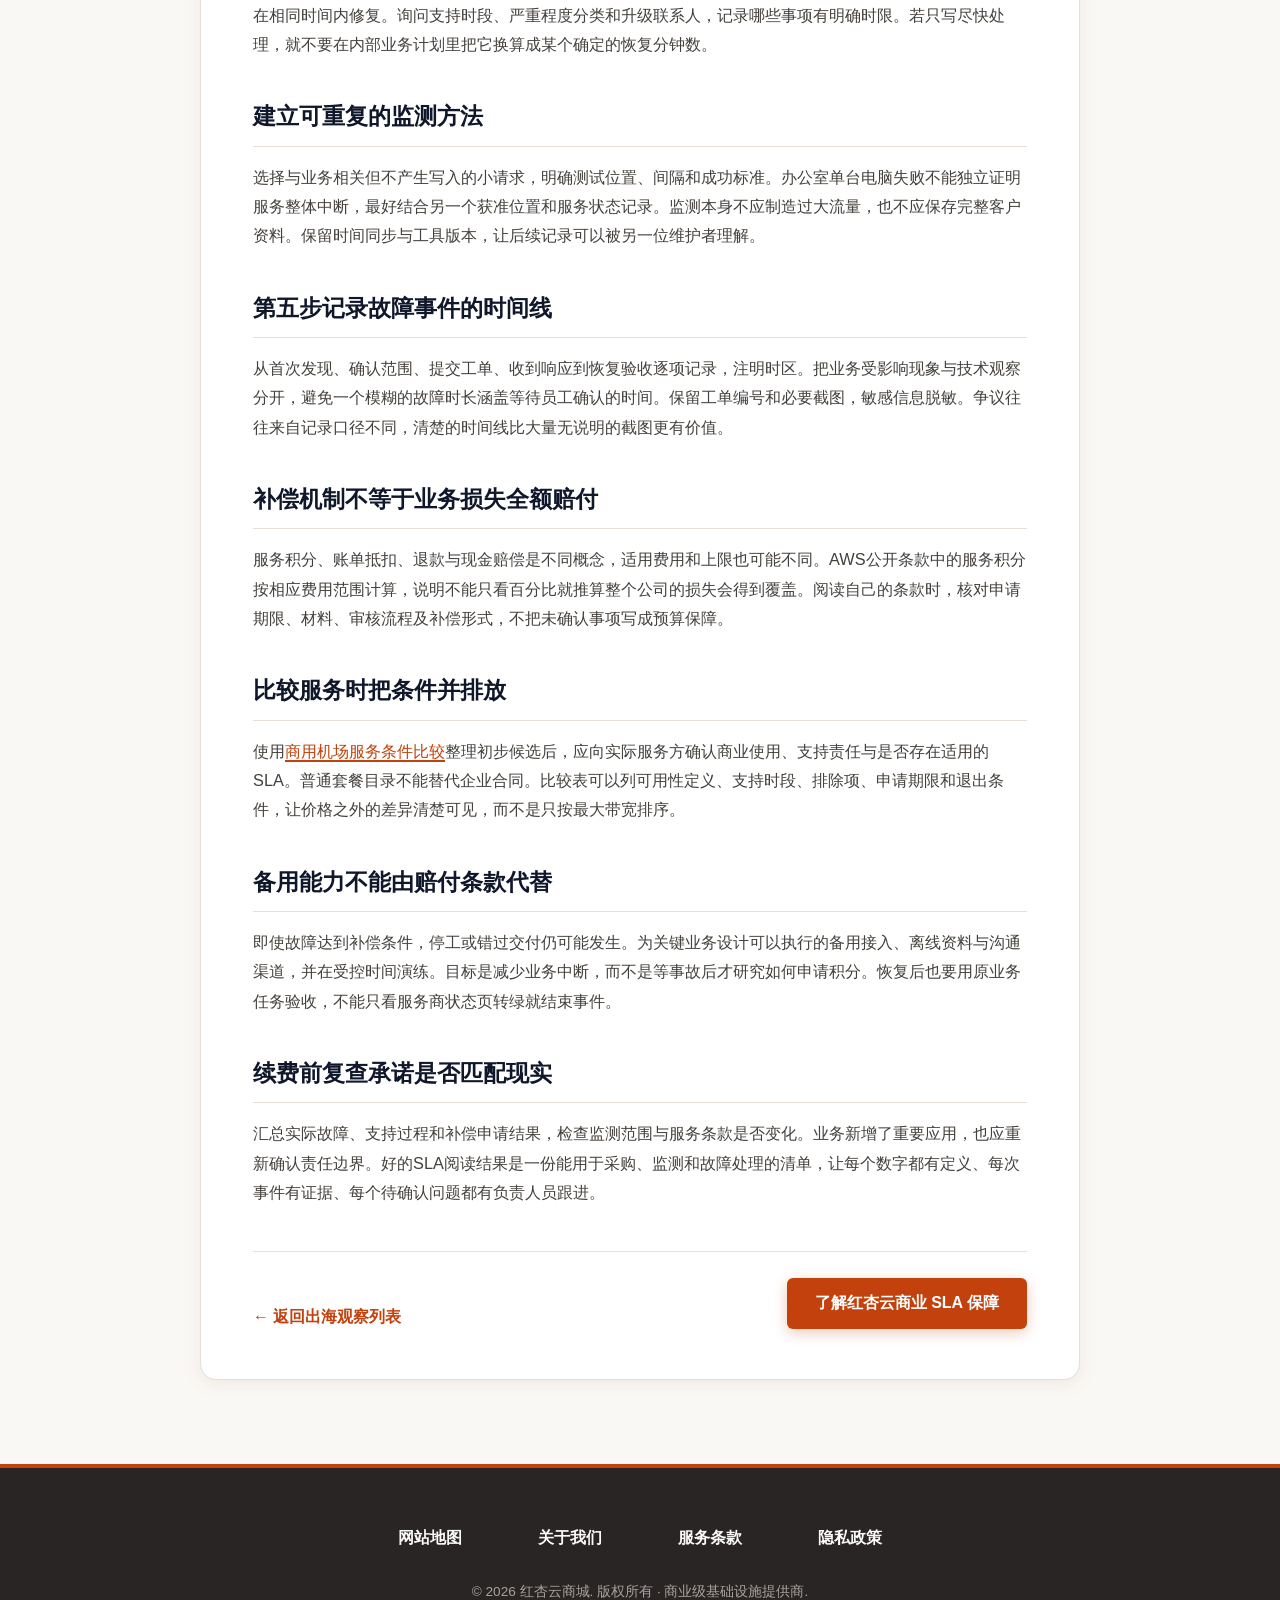
<file: commercial-sla-standards-explained.html>
<!DOCTYPE html>

<html lang="zh-CN">
<head>
<meta charset="utf-8"/>
<meta content="width=device-width, initial-scale=1.0" name="viewport"/>
<title>网络服务SLA怎么看：可用率计算、故障范围与补偿申请记录</title>
<meta content="网络服务SLA怎么看：可用率计算、故障范围与补偿申请记录：从任务清单到操作核验逐步展开，说明常见误判、记录方法与恢复边界。" name="description"/>
<link href="style.css" rel="stylesheet"/>
</head>
<body>
<!-- 商贸经典导航 -->
<header class="commerce-header">
<div class="commerce-container header-flex">
<a aria-label="红杏云商城首页" class="brand-seal-logo" href="index.html">
<svg class="brand-seal-svg" fill="none" viewbox="0 0 250 64" xmlns="http://www.w3.org/2000/svg">
<rect fill="#C2410C" height="50" rx="8" stroke="#B45309" stroke-width="2" width="50" x="6" y="7"></rect>
<path d="M31 16C33 21 39 23 44 21C42 27 38 31 31 31C24 31 20 27 18 21C23 23 29 21 31 16Z" fill="#FEF3C7"></path>
<circle cx="31" cy="24" fill="#C2410C" r="3"></circle>
<text fill="#0F172A" font-family="-apple-system, BlinkMacSystemFont, 'PingFang SC', serif" font-size="23" font-weight="900" letter-spacing="1.5" x="68" y="38">红杏云商城</text>
<text fill="#78350F" font-family="-apple-system, BlinkMacSystemFont, 'PingFang SC', sans-serif" font-size="9" font-weight="600" letter-spacing="2" x="70" y="52">ENTERPRISE CLOUD HUB</text>
</svg>
</a>
<nav class="commerce-nav">
<a class="c-nav-link" href="index.html#stability">稳定性承诺</a>
<a class="c-nav-link" href="index.html#intelligence">商业智能</a>
<a class="c-nav-link" href="index.html#plans">精选配置</a>
<a class="c-nav-link" href="index.html#faq">商户答疑</a>
<a class="c-nav-link" href="trends.html">出海观察</a>
</nav>
<a class="c-header-btn" href="https://ww012.twilightaff.com/#/?code=A56DH1Af" rel="nofollow" target="_blank">
        订购管理中心
      </a>
</div>
</header>
<!-- 文章正文区域 -->
<main class="article-commerce-wrap">
<div class="commerce-container">
<article class="article-commerce-box">
<nav aria-label="面包屑导航" class="commerce-crumbs">
<a href="index.html">首页</a>
<span>/</span>
<a href="trends.html">出海观察</a>
<span>/</span>
<span>采购指南</span>
</nav>
<h1 class="article-commerce-h1">网络服务SLA怎么看：可用率计算、故障范围与补偿申请记录</h1>
<div class="article-commerce-meta">
<span>发布日期：2026年11月15日</span>
<span>分类：采购指南</span>
<span>阅读预计：5分钟</span>
</div>
<div class="commerce-callout-panel">
 企业采购的麻烦，往往不在采购本身，而在后续的材料整理。一份清晰的台账，能省下财务和使用者双方的大量沟通。
 </div>
<div class="commerce-prose"><div data-swc-article-body="2026-11-16"><h2>先区分宣传数字和正式承诺</h2><p>服务页面出现高可用率，并不意味着它已经覆盖你的全部应用与办公室设备。SLA通常围绕指定服务、统计方式和处理条件展开。阅读时先确认文件适用于哪种产品与方案，再看数字。本文讨论运营核对方法，不替读者判断合同法律效力；实际采购应由负责人员结合完整条款和业务要求审查。</p><h2>第一步写清服务边界</h2><p>把接入点、运营方网络、目标应用、办公室宽带和本地无线分别列出来，标记承诺覆盖哪一段。某项服务对自身基础设施的可用性负责，不代表可以保证任意第三方网站都正常。边界不清时，先要求书面解释，不要等到故障发生才讨论究竟是谁的网络。比较候选也必须使用相近的覆盖范围。</p><h2>第二步核对统计周期与公式</h2><p>以纯时间比例为例，可用率可写成统计总时长减去计入的不可用时长，再除以总时长。三十天共有四万三千二百分钟，若目标为百分之九十九点九，对应的差额是四十三点二分钟。这个例子只解释数学，不代表任何服务的具体约定；实际条款可能按请求成功率或其他规则计算。</p><h2>不要忽略不可用的定义</h2><p>网页完全打不开、部分地区失败、延迟明显上升和单个接口报错，是否都算不可用，应看条款如何定义。有的指标需要持续一段时间或满足特定比例，短暂异常未必按同样方式计入。将真实业务关心的现象逐项映射到定义，发现关键影响不被覆盖时，采购与技术人员需要提前讨论补充措施。</p><h2>第三步识别排除项和责任前提</h2><p>维护窗口、客户配置、第三方接入和未遵循部署要求等情况，可能有不同处理方式。AWS公开服务等级文件就是一个说明范围、条件和排除项的重要例子，但不能把它的规则套给其他商家。把候选服务的排除项列在表中，关注它们是否让你最常遇到的故障没有对应支持或补偿路径。</p><h2>第四步分开看响应时间与恢复时间</h2><p>客服收到消息、技术人员开始调查、提供临时方案和服务恢复，是四个不同节点。承诺快速回复，不等于保证在相同时间内修复。询问支持时段、严重程度分类和升级联系人，记录哪些事项有明确时限。若只写尽快处理，就不要在内部业务计划里把它换算成某个确定的恢复分钟数。</p><h2>建立可重复的监测方法</h2><p>选择与业务相关但不产生写入的小请求，明确测试位置、间隔和成功标准。办公室单台电脑失败不能独立证明服务整体中断，最好结合另一个获准位置和服务状态记录。监测本身不应制造过大流量，也不应保存完整客户资料。保留时间同步与工具版本，让后续记录可以被另一位维护者理解。</p><h2>第五步记录故障事件的时间线</h2><p>从首次发现、确认范围、提交工单、收到响应到恢复验收逐项记录，注明时区。把业务受影响现象与技术观察分开，避免一个模糊的故障时长涵盖等待员工确认的时间。保留工单编号和必要截图，敏感信息脱敏。争议往往来自记录口径不同，清楚的时间线比大量无说明的截图更有价值。</p><h2>补偿机制不等于业务损失全额赔付</h2><p>服务积分、账单抵扣、退款与现金赔偿是不同概念，适用费用和上限也可能不同。AWS公开条款中的服务积分按相应费用范围计算，说明不能只看百分比就推算整个公司的损失会得到覆盖。阅读自己的条款时，核对申请期限、材料、审核流程及补偿形式，不把未确认事项写成预算保障。</p><h2>比较服务时把条件并排放</h2><p>使用<a href="https://dajichang.mom/">商用机场服务条件比较</a>整理初步候选后，应向实际服务方确认商业使用、支持责任与是否存在适用的SLA。普通套餐目录不能替代企业合同。比较表可以列可用性定义、支持时段、排除项、申请期限和退出条件，让价格之外的差异清楚可见，而不是只按最大带宽排序。</p><h2>备用能力不能由赔付条款代替</h2><p>即使故障达到补偿条件，停工或错过交付仍可能发生。为关键业务设计可以执行的备用接入、离线资料与沟通渠道，并在受控时间演练。目标是减少业务中断，而不是等事故后才研究如何申请积分。恢复后也要用原业务任务验收，不能只看服务商状态页转绿就结束事件。</p><h2>续费前复查承诺是否匹配现实</h2><p>汇总实际故障、支持过程和补偿申请结果，检查监测范围与服务条款是否变化。业务新增了重要应用，也应重新确认责任边界。好的SLA阅读结果是一份能用于采购、监测和故障处理的清单，让每个数字都有定义、每次事件有证据、每个待确认问题都有负责人员跟进。</p></div></div>
<div class="commerce-article-footer">
<a class="c-subpage-back" href="trends.html">← 返回出海观察列表</a>
<a class="shop-btn shop-btn-primary" href="https://ww012.twilightaff.com/#/?code=A56DH1Af" rel="nofollow" target="_blank">了解红杏云商业 SLA 保障</a>
</div>
</article>
</div>
</main>
<!-- 商贸经典四联页脚 (严格且仅展示4个中文标题) -->
<footer class="commerce-quad-footer">
<div class="commerce-container">
<nav aria-label="页脚索引导航" class="c-footer-nav">
<a class="c-footer-title" href="sitemap.html">网站地图</a>
<a class="c-footer-title" href="about.html">关于我们</a>
<a class="c-footer-title" href="terms.html">服务条款</a>
<a class="c-footer-title" href="privacy.html">隐私政策</a>
</nav>
<div class="c-footer-copy">
        © 2026 红杏云商城. 版权所有 · 商业级基础设施提供商.
      </div>
</div>
</footer>
</body>
</html>
</file>
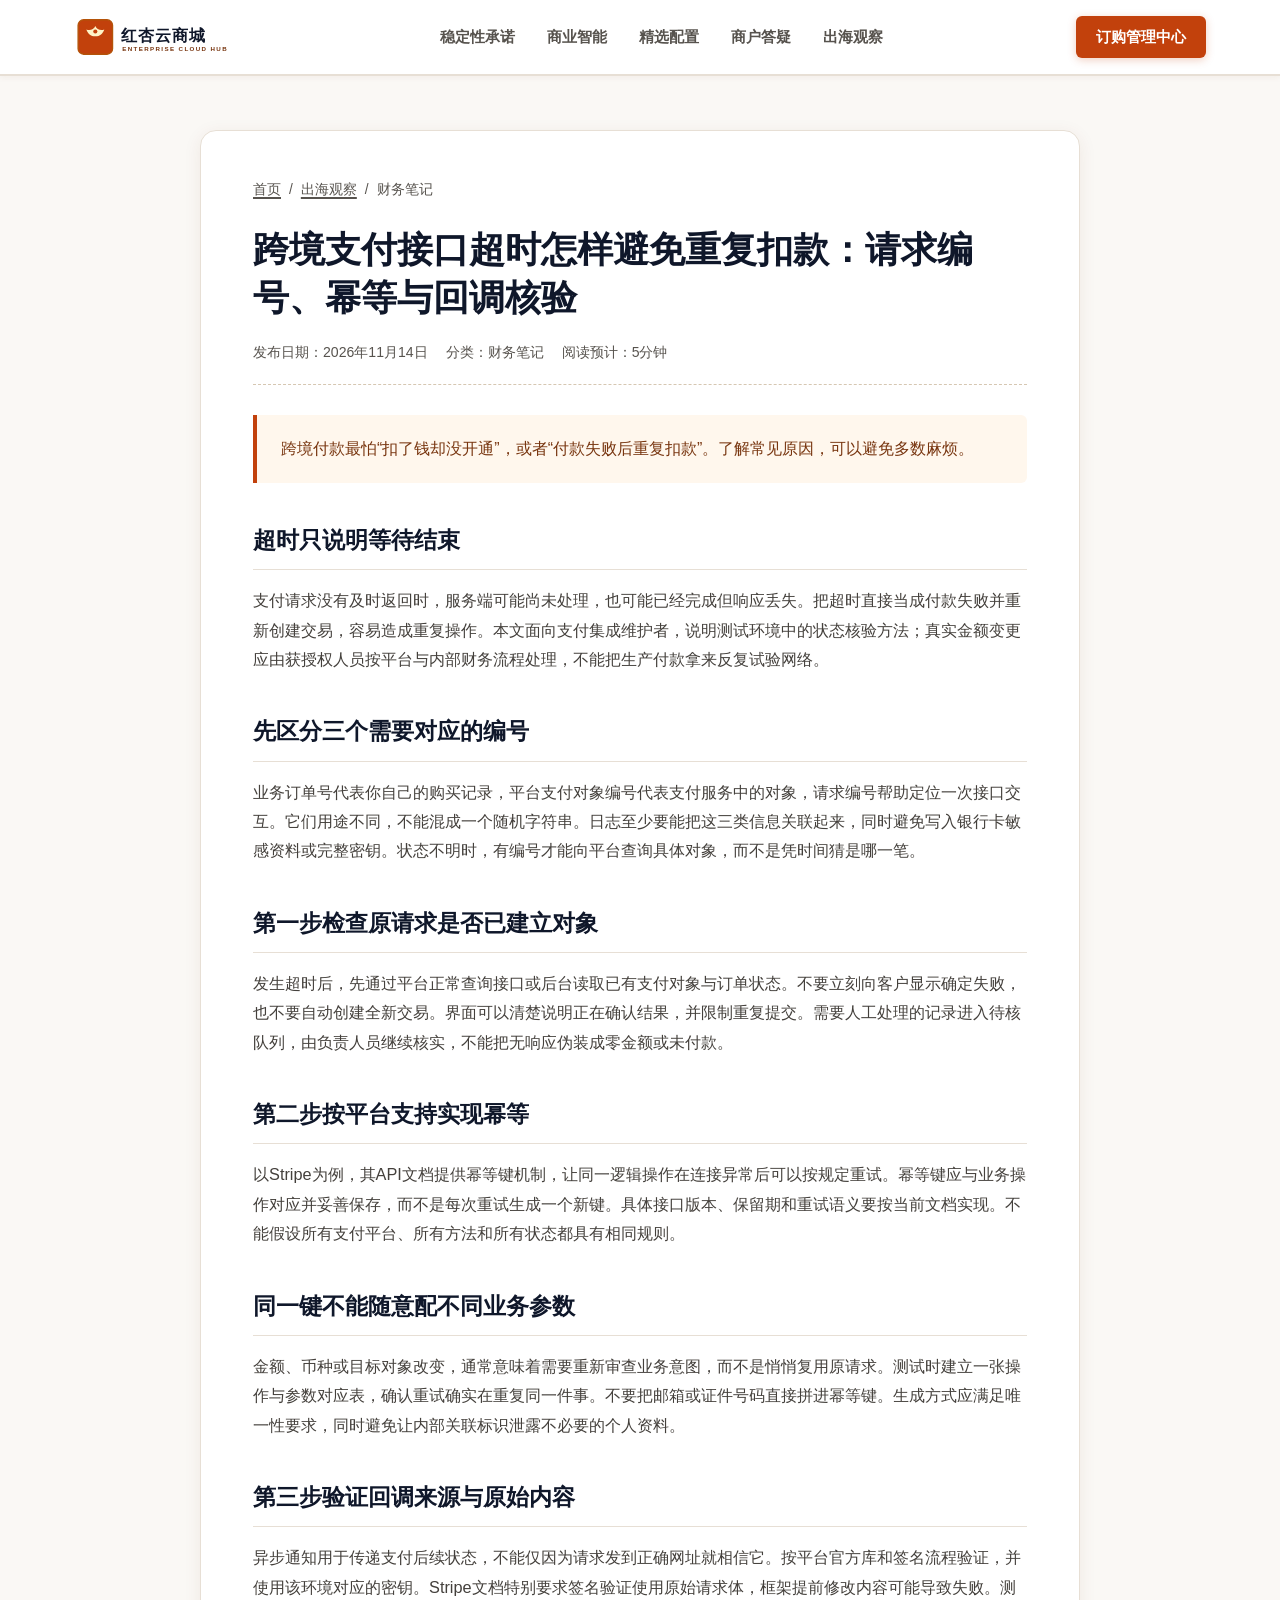
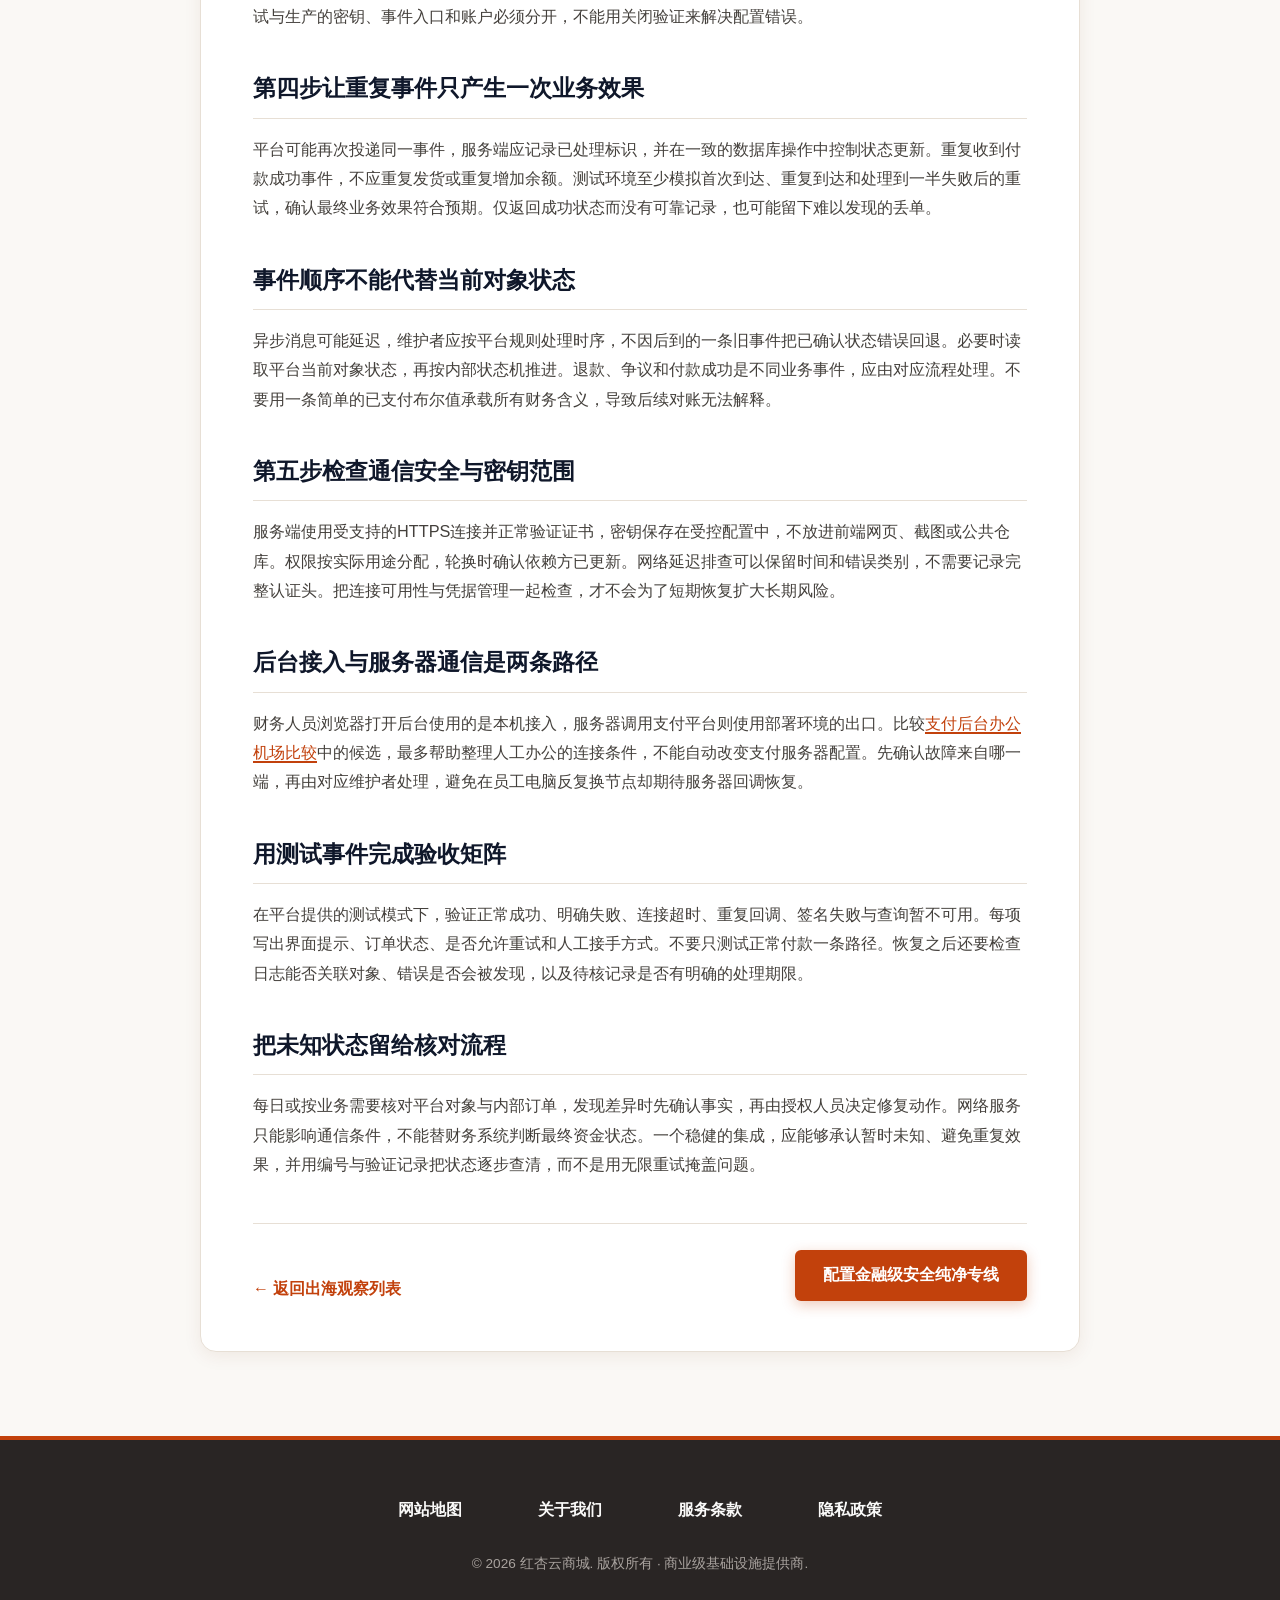
<file: cross-border-financial-payment-security.html>
<!DOCTYPE html>

<html lang="zh-CN">
<head>
<meta charset="utf-8"/>
<meta content="width=device-width, initial-scale=1.0" name="viewport"/>
<title>跨境支付接口超时怎样避免重复扣款：请求编号、幂等与回调核验</title>
<meta content="跨境支付接口超时怎样避免重复扣款：请求编号、幂等与回调核验：从任务清单到操作核验逐步展开，说明常见误判、记录方法与恢复边界。" name="description"/>
<link href="style.css" rel="stylesheet"/>
</head>
<body>
<!-- 商贸经典导航 -->
<header class="commerce-header">
<div class="commerce-container header-flex">
<a aria-label="红杏云商城首页" class="brand-seal-logo" href="index.html">
<svg class="brand-seal-svg" fill="none" viewbox="0 0 250 64" xmlns="http://www.w3.org/2000/svg">
<rect fill="#C2410C" height="50" rx="8" stroke="#B45309" stroke-width="2" width="50" x="6" y="7"></rect>
<path d="M31 16C33 21 39 23 44 21C42 27 38 31 31 31C24 31 20 27 18 21C23 23 29 21 31 16Z" fill="#FEF3C7"></path>
<circle cx="31" cy="24" fill="#C2410C" r="3"></circle>
<text fill="#0F172A" font-family="-apple-system, BlinkMacSystemFont, 'PingFang SC', serif" font-size="23" font-weight="900" letter-spacing="1.5" x="68" y="38">红杏云商城</text>
<text fill="#78350F" font-family="-apple-system, BlinkMacSystemFont, 'PingFang SC', sans-serif" font-size="9" font-weight="600" letter-spacing="2" x="70" y="52">ENTERPRISE CLOUD HUB</text>
</svg>
</a>
<nav class="commerce-nav">
<a class="c-nav-link" href="index.html#stability">稳定性承诺</a>
<a class="c-nav-link" href="index.html#intelligence">商业智能</a>
<a class="c-nav-link" href="index.html#plans">精选配置</a>
<a class="c-nav-link" href="index.html#faq">商户答疑</a>
<a class="c-nav-link" href="trends.html">出海观察</a>
</nav>
<a class="c-header-btn" href="https://ww012.twilightaff.com/#/?code=A56DH1Af" rel="nofollow" target="_blank">
        订购管理中心
      </a>
</div>
</header>
<!-- 文章正文区域 -->
<main class="article-commerce-wrap">
<div class="commerce-container">
<article class="article-commerce-box">
<nav aria-label="面包屑导航" class="commerce-crumbs">
<a href="index.html">首页</a>
<span>/</span>
<a href="trends.html">出海观察</a>
<span>/</span>
<span>财务笔记</span>
</nav>
<h1 class="article-commerce-h1">跨境支付接口超时怎样避免重复扣款：请求编号、幂等与回调核验</h1>
<div class="article-commerce-meta">
<span>发布日期：2026年11月14日</span>
<span>分类：财务笔记</span>
<span>阅读预计：5分钟</span>
</div>
<div class="commerce-callout-panel">
 跨境付款最怕“扣了钱却没开通”，或者“付款失败后重复扣款”。了解常见原因，可以避免多数麻烦。
 </div>
<div class="commerce-prose"><div data-swc-article-body="2026-11-16"><h2>超时只说明等待结束</h2><p>支付请求没有及时返回时，服务端可能尚未处理，也可能已经完成但响应丢失。把超时直接当成付款失败并重新创建交易，容易造成重复操作。本文面向支付集成维护者，说明测试环境中的状态核验方法；真实金额变更应由获授权人员按平台与内部财务流程处理，不能把生产付款拿来反复试验网络。</p><h2>先区分三个需要对应的编号</h2><p>业务订单号代表你自己的购买记录，平台支付对象编号代表支付服务中的对象，请求编号帮助定位一次接口交互。它们用途不同，不能混成一个随机字符串。日志至少要能把这三类信息关联起来，同时避免写入银行卡敏感资料或完整密钥。状态不明时，有编号才能向平台查询具体对象，而不是凭时间猜是哪一笔。</p><h2>第一步检查原请求是否已建立对象</h2><p>发生超时后，先通过平台正常查询接口或后台读取已有支付对象与订单状态。不要立刻向客户显示确定失败，也不要自动创建全新交易。界面可以清楚说明正在确认结果，并限制重复提交。需要人工处理的记录进入待核队列，由负责人员继续核实，不能把无响应伪装成零金额或未付款。</p><h2>第二步按平台支持实现幂等</h2><p>以Stripe为例，其API文档提供幂等键机制，让同一逻辑操作在连接异常后可以按规定重试。幂等键应与业务操作对应并妥善保存，而不是每次重试生成一个新键。具体接口版本、保留期和重试语义要按当前文档实现。不能假设所有支付平台、所有方法和所有状态都具有相同规则。</p><h2>同一键不能随意配不同业务参数</h2><p>金额、币种或目标对象改变，通常意味着需要重新审查业务意图，而不是悄悄复用原请求。测试时建立一张操作与参数对应表，确认重试确实在重复同一件事。不要把邮箱或证件号码直接拼进幂等键。生成方式应满足唯一性要求，同时避免让内部关联标识泄露不必要的个人资料。</p><h2>第三步验证回调来源与原始内容</h2><p>异步通知用于传递支付后续状态，不能仅因为请求发到正确网址就相信它。按平台官方库和签名流程验证，并使用该环境对应的密钥。Stripe文档特别要求签名验证使用原始请求体，框架提前修改内容可能导致失败。测试与生产的密钥、事件入口和账户必须分开，不能用关闭验证来解决配置错误。</p><h2>第四步让重复事件只产生一次业务效果</h2><p>平台可能再次投递同一事件，服务端应记录已处理标识，并在一致的数据库操作中控制状态更新。重复收到付款成功事件，不应重复发货或重复增加余额。测试环境至少模拟首次到达、重复到达和处理到一半失败后的重试，确认最终业务效果符合预期。仅返回成功状态而没有可靠记录，也可能留下难以发现的丢单。</p><h2>事件顺序不能代替当前对象状态</h2><p>异步消息可能延迟，维护者应按平台规则处理时序，不因后到的一条旧事件把已确认状态错误回退。必要时读取平台当前对象状态，再按内部状态机推进。退款、争议和付款成功是不同业务事件，应由对应流程处理。不要用一条简单的已支付布尔值承载所有财务含义，导致后续对账无法解释。</p><h2>第五步检查通信安全与密钥范围</h2><p>服务端使用受支持的HTTPS连接并正常验证证书，密钥保存在受控配置中，不放进前端网页、截图或公共仓库。权限按实际用途分配，轮换时确认依赖方已更新。网络延迟排查可以保留时间和错误类别，不需要记录完整认证头。把连接可用性与凭据管理一起检查，才不会为了短期恢复扩大长期风险。</p><h2>后台接入与服务器通信是两条路径</h2><p>财务人员浏览器打开后台使用的是本机接入，服务器调用支付平台则使用部署环境的出口。比较<a href="https://dajichang.mom/">支付后台办公机场比较</a>中的候选，最多帮助整理人工办公的连接条件，不能自动改变支付服务器配置。先确认故障来自哪一端，再由对应维护者处理，避免在员工电脑反复换节点却期待服务器回调恢复。</p><h2>用测试事件完成验收矩阵</h2><p>在平台提供的测试模式下，验证正常成功、明确失败、连接超时、重复回调、签名失败与查询暂不可用。每项写出界面提示、订单状态、是否允许重试和人工接手方式。不要只测试正常付款一条路径。恢复之后还要检查日志能否关联对象、错误是否会被发现，以及待核记录是否有明确的处理期限。</p><h2>把未知状态留给核对流程</h2><p>每日或按业务需要核对平台对象与内部订单，发现差异时先确认事实，再由授权人员决定修复动作。网络服务只能影响通信条件，不能替财务系统判断最终资金状态。一个稳健的集成，应能够承认暂时未知、避免重复效果，并用编号与验证记录把状态逐步查清，而不是用无限重试掩盖问题。</p></div></div>
<div class="commerce-article-footer">
<a class="c-subpage-back" href="trends.html">← 返回出海观察列表</a>
<a class="shop-btn shop-btn-primary" href="https://ww012.twilightaff.com/#/?code=A56DH1Af" rel="nofollow" target="_blank">配置金融级安全纯净专线</a>
</div>
</article>
</div>
</main>
<!-- 商贸经典四联页脚 (严格且仅展示4个中文标题) -->
<footer class="commerce-quad-footer">
<div class="commerce-container">
<nav aria-label="页脚索引导航" class="c-footer-nav">
<a class="c-footer-title" href="sitemap.html">网站地图</a>
<a class="c-footer-title" href="about.html">关于我们</a>
<a class="c-footer-title" href="terms.html">服务条款</a>
<a class="c-footer-title" href="privacy.html">隐私政策</a>
</nav>
<div class="c-footer-copy">
        © 2026 红杏云商城. 版权所有 · 商业级基础设施提供商.
      </div>
</div>
</footer>
</body>
</html>
</file>
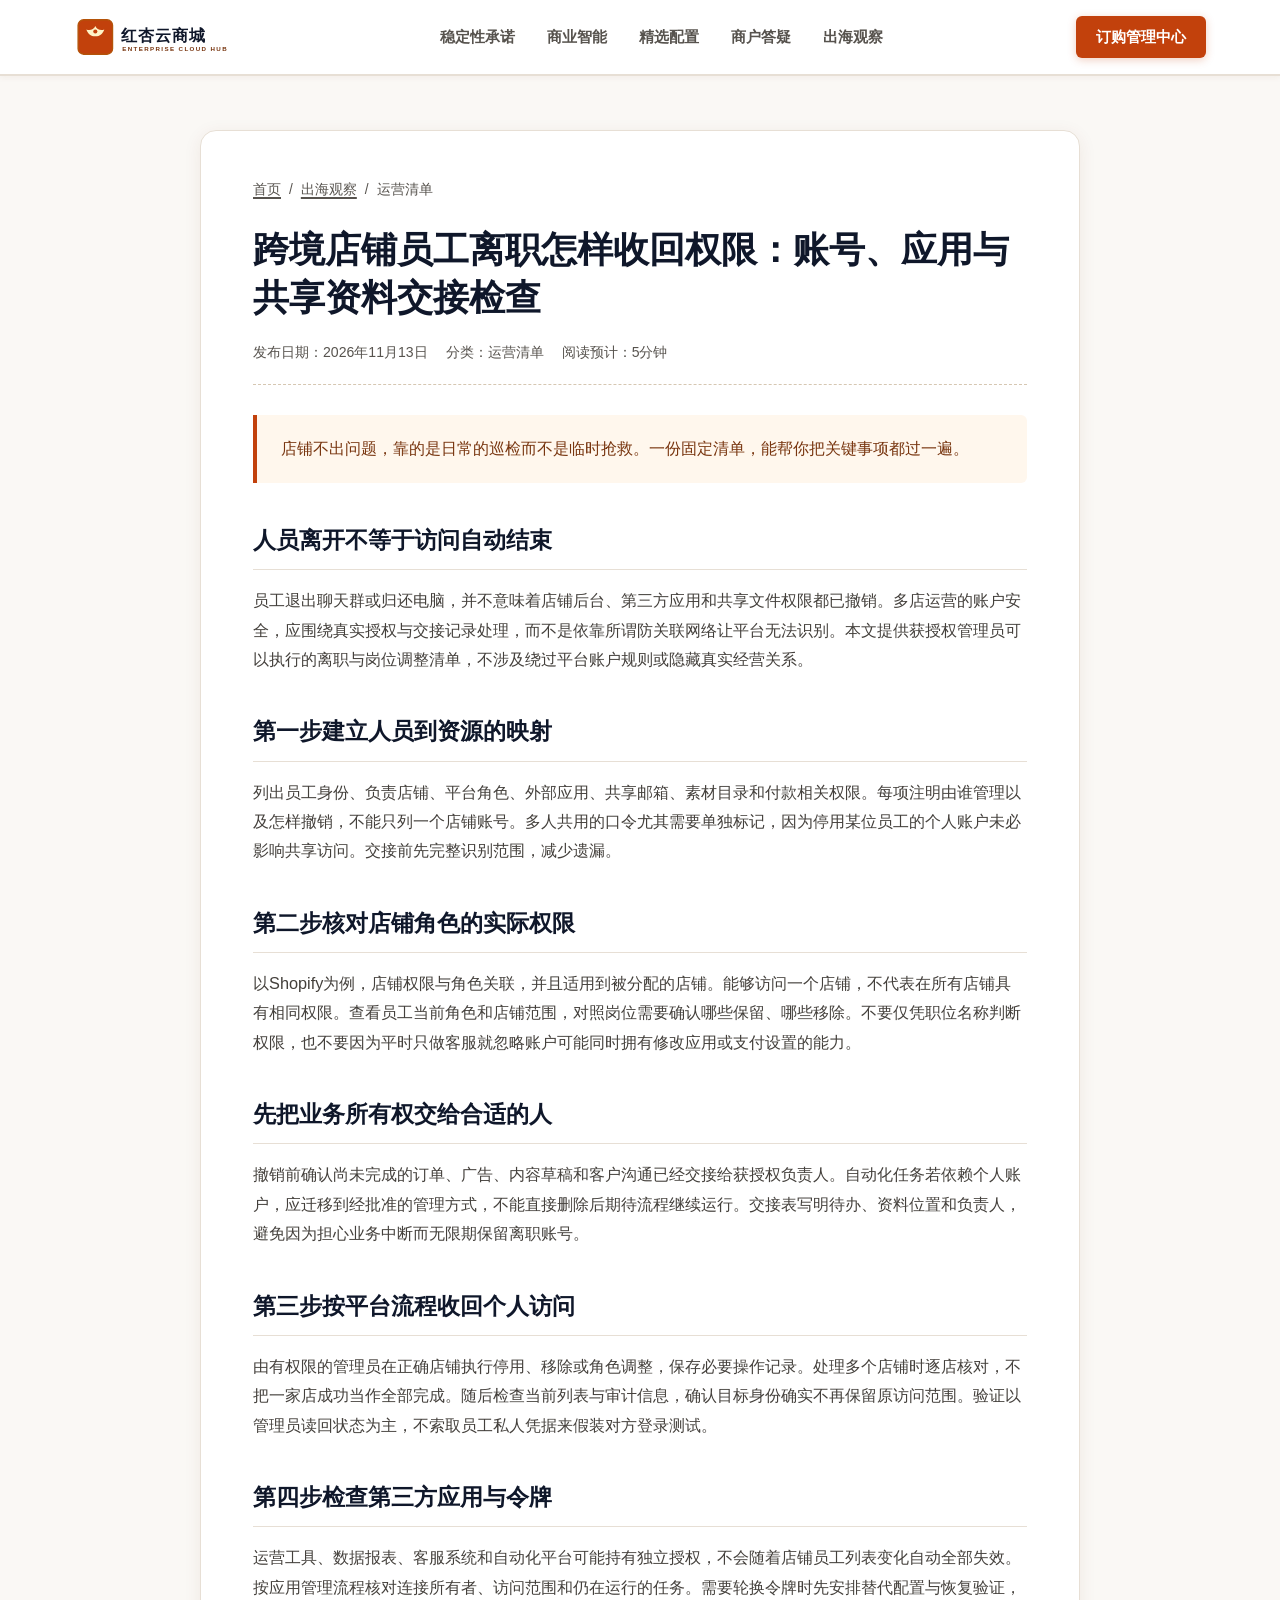
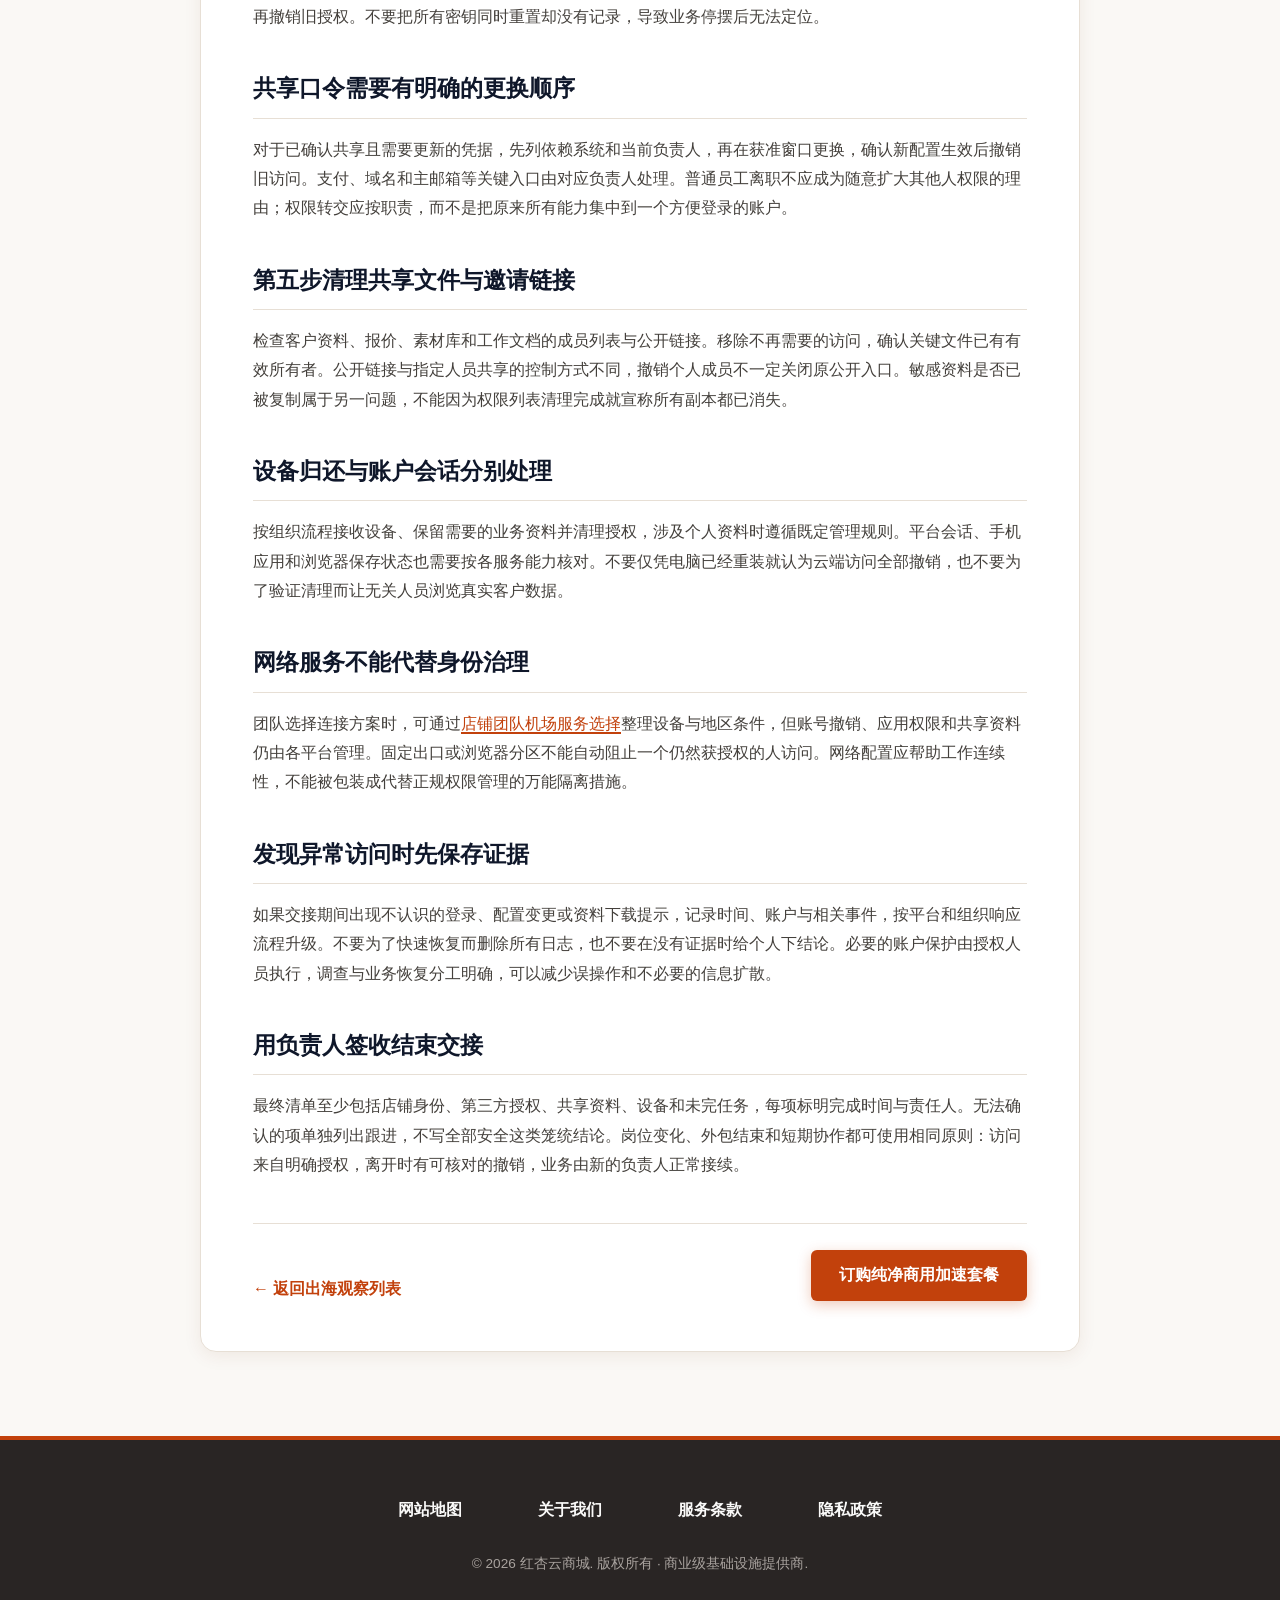
<file: ecommerce-store-account-safety.html>
<!DOCTYPE html>

<html lang="zh-CN">
<head>
<meta charset="utf-8"/>
<meta content="width=device-width, initial-scale=1.0" name="viewport"/>
<title>跨境店铺员工离职怎样收回权限：账号、应用与共享资料交接检查</title>
<meta content="跨境店铺员工离职怎样收回权限：账号、应用与共享资料交接检查：从任务清单到操作核验逐步展开，说明常见误判、记录方法与恢复边界。" name="description"/>
<link href="style.css" rel="stylesheet"/>
</head>
<body>
<!-- 商贸经典导航 -->
<header class="commerce-header">
<div class="commerce-container header-flex">
<a aria-label="红杏云商城首页" class="brand-seal-logo" href="index.html">
<svg class="brand-seal-svg" fill="none" viewbox="0 0 250 64" xmlns="http://www.w3.org/2000/svg">
<rect fill="#C2410C" height="50" rx="8" stroke="#B45309" stroke-width="2" width="50" x="6" y="7"></rect>
<path d="M31 16C33 21 39 23 44 21C42 27 38 31 31 31C24 31 20 27 18 21C23 23 29 21 31 16Z" fill="#FEF3C7"></path>
<circle cx="31" cy="24" fill="#C2410C" r="3"></circle>
<text fill="#0F172A" font-family="-apple-system, BlinkMacSystemFont, 'PingFang SC', serif" font-size="23" font-weight="900" letter-spacing="1.5" x="68" y="38">红杏云商城</text>
<text fill="#78350F" font-family="-apple-system, BlinkMacSystemFont, 'PingFang SC', sans-serif" font-size="9" font-weight="600" letter-spacing="2" x="70" y="52">ENTERPRISE CLOUD HUB</text>
</svg>
</a>
<nav class="commerce-nav">
<a class="c-nav-link" href="index.html#stability">稳定性承诺</a>
<a class="c-nav-link" href="index.html#intelligence">商业智能</a>
<a class="c-nav-link" href="index.html#plans">精选配置</a>
<a class="c-nav-link" href="index.html#faq">商户答疑</a>
<a class="c-nav-link" href="trends.html">出海观察</a>
</nav>
<a class="c-header-btn" href="https://ww012.twilightaff.com/#/?code=A56DH1Af" rel="nofollow" target="_blank">
        订购管理中心
      </a>
</div>
</header>
<!-- 文章正文区域 -->
<main class="article-commerce-wrap">
<div class="commerce-container">
<article class="article-commerce-box">
<nav aria-label="面包屑导航" class="commerce-crumbs">
<a href="index.html">首页</a>
<span>/</span>
<a href="trends.html">出海观察</a>
<span>/</span>
<span>运营清单</span>
</nav>
<h1 class="article-commerce-h1">跨境店铺员工离职怎样收回权限：账号、应用与共享资料交接检查</h1>
<div class="article-commerce-meta">
<span>发布日期：2026年11月13日</span>
<span>分类：运营清单</span>
<span>阅读预计：5分钟</span>
</div>
<div class="commerce-callout-panel">
 店铺不出问题，靠的是日常的巡检而不是临时抢救。一份固定清单，能帮你把关键事项都过一遍。
 </div>
<div class="commerce-prose"><div data-swc-article-body="2026-11-16"><h2>人员离开不等于访问自动结束</h2><p>员工退出聊天群或归还电脑，并不意味着店铺后台、第三方应用和共享文件权限都已撤销。多店运营的账户安全，应围绕真实授权与交接记录处理，而不是依靠所谓防关联网络让平台无法识别。本文提供获授权管理员可以执行的离职与岗位调整清单，不涉及绕过平台账户规则或隐藏真实经营关系。</p><h2>第一步建立人员到资源的映射</h2><p>列出员工身份、负责店铺、平台角色、外部应用、共享邮箱、素材目录和付款相关权限。每项注明由谁管理以及怎样撤销，不能只列一个店铺账号。多人共用的口令尤其需要单独标记，因为停用某位员工的个人账户未必影响共享访问。交接前先完整识别范围，减少遗漏。</p><h2>第二步核对店铺角色的实际权限</h2><p>以Shopify为例，店铺权限与角色关联，并且适用到被分配的店铺。能够访问一个店铺，不代表在所有店铺具有相同权限。查看员工当前角色和店铺范围，对照岗位需要确认哪些保留、哪些移除。不要仅凭职位名称判断权限，也不要因为平时只做客服就忽略账户可能同时拥有修改应用或支付设置的能力。</p><h2>先把业务所有权交给合适的人</h2><p>撤销前确认尚未完成的订单、广告、内容草稿和客户沟通已经交接给获授权负责人。自动化任务若依赖个人账户，应迁移到经批准的管理方式，不能直接删除后期待流程继续运行。交接表写明待办、资料位置和负责人，避免因为担心业务中断而无限期保留离职账号。</p><h2>第三步按平台流程收回个人访问</h2><p>由有权限的管理员在正确店铺执行停用、移除或角色调整，保存必要操作记录。处理多个店铺时逐店核对，不把一家店成功当作全部完成。随后检查当前列表与审计信息，确认目标身份确实不再保留原访问范围。验证以管理员读回状态为主，不索取员工私人凭据来假装对方登录测试。</p><h2>第四步检查第三方应用与令牌</h2><p>运营工具、数据报表、客服系统和自动化平台可能持有独立授权，不会随着店铺员工列表变化自动全部失效。按应用管理流程核对连接所有者、访问范围和仍在运行的任务。需要轮换令牌时先安排替代配置与恢复验证，再撤销旧授权。不要把所有密钥同时重置却没有记录，导致业务停摆后无法定位。</p><h2>共享口令需要有明确的更换顺序</h2><p>对于已确认共享且需要更新的凭据，先列依赖系统和当前负责人，再在获准窗口更换，确认新配置生效后撤销旧访问。支付、域名和主邮箱等关键入口由对应负责人处理。普通员工离职不应成为随意扩大其他人权限的理由；权限转交应按职责，而不是把原来所有能力集中到一个方便登录的账户。</p><h2>第五步清理共享文件与邀请链接</h2><p>检查客户资料、报价、素材库和工作文档的成员列表与公开链接。移除不再需要的访问，确认关键文件已有有效所有者。公开链接与指定人员共享的控制方式不同，撤销个人成员不一定关闭原公开入口。敏感资料是否已被复制属于另一问题，不能因为权限列表清理完成就宣称所有副本都已消失。</p><h2>设备归还与账户会话分别处理</h2><p>按组织流程接收设备、保留需要的业务资料并清理授权，涉及个人资料时遵循既定管理规则。平台会话、手机应用和浏览器保存状态也需要按各服务能力核对。不要仅凭电脑已经重装就认为云端访问全部撤销，也不要为了验证清理而让无关人员浏览真实客户数据。</p><h2>网络服务不能代替身份治理</h2><p>团队选择连接方案时，可通过<a href="https://dajichang.mom/">店铺团队机场服务选择</a>整理设备与地区条件，但账号撤销、应用权限和共享资料仍由各平台管理。固定出口或浏览器分区不能自动阻止一个仍然获授权的人访问。网络配置应帮助工作连续性，不能被包装成代替正规权限管理的万能隔离措施。</p><h2>发现异常访问时先保存证据</h2><p>如果交接期间出现不认识的登录、配置变更或资料下载提示，记录时间、账户与相关事件，按平台和组织响应流程升级。不要为了快速恢复而删除所有日志，也不要在没有证据时给个人下结论。必要的账户保护由授权人员执行，调查与业务恢复分工明确，可以减少误操作和不必要的信息扩散。</p><h2>用负责人签收结束交接</h2><p>最终清单至少包括店铺身份、第三方授权、共享资料、设备和未完任务，每项标明完成时间与责任人。无法确认的项单独列出跟进，不写全部安全这类笼统结论。岗位变化、外包结束和短期协作都可使用相同原则：访问来自明确授权，离开时有可核对的撤销，业务由新的负责人正常接续。</p></div></div>
<div class="commerce-article-footer">
<a class="c-subpage-back" href="trends.html">← 返回出海观察列表</a>
<a class="shop-btn shop-btn-primary" href="https://ww012.twilightaff.com/#/?code=A56DH1Af" rel="nofollow" target="_blank">订购纯净商用加速套餐</a>
</div>
</article>
</div>
</main>
<!-- 商贸经典四联页脚 (严格且仅展示4个中文标题) -->
<footer class="commerce-quad-footer">
<div class="commerce-container">
<nav aria-label="页脚索引导航" class="c-footer-nav">
<a class="c-footer-title" href="sitemap.html">网站地图</a>
<a class="c-footer-title" href="about.html">关于我们</a>
<a class="c-footer-title" href="terms.html">服务条款</a>
<a class="c-footer-title" href="privacy.html">隐私政策</a>
</nav>
<div class="c-footer-copy">
        © 2026 红杏云商城. 版权所有 · 商业级基础设施提供商.
      </div>
</div>
</footer>
</body>
</html>
</file>
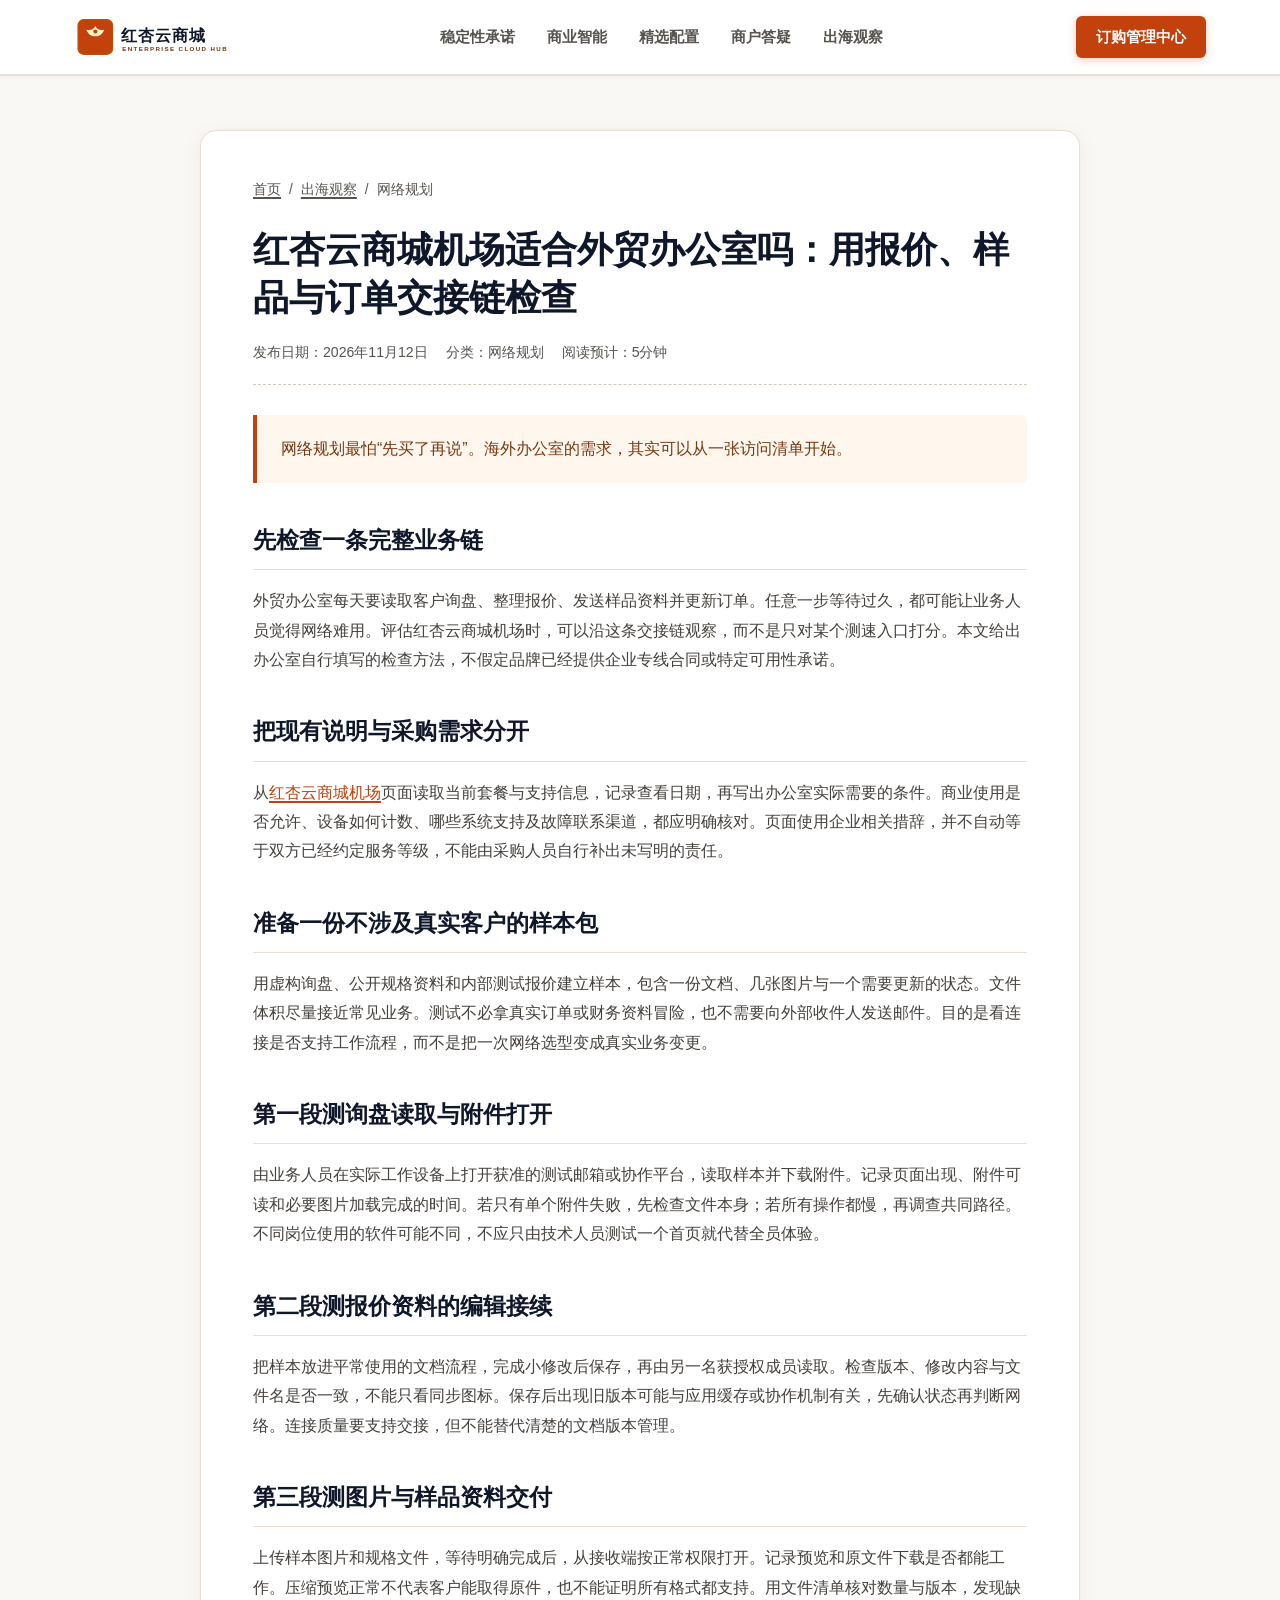
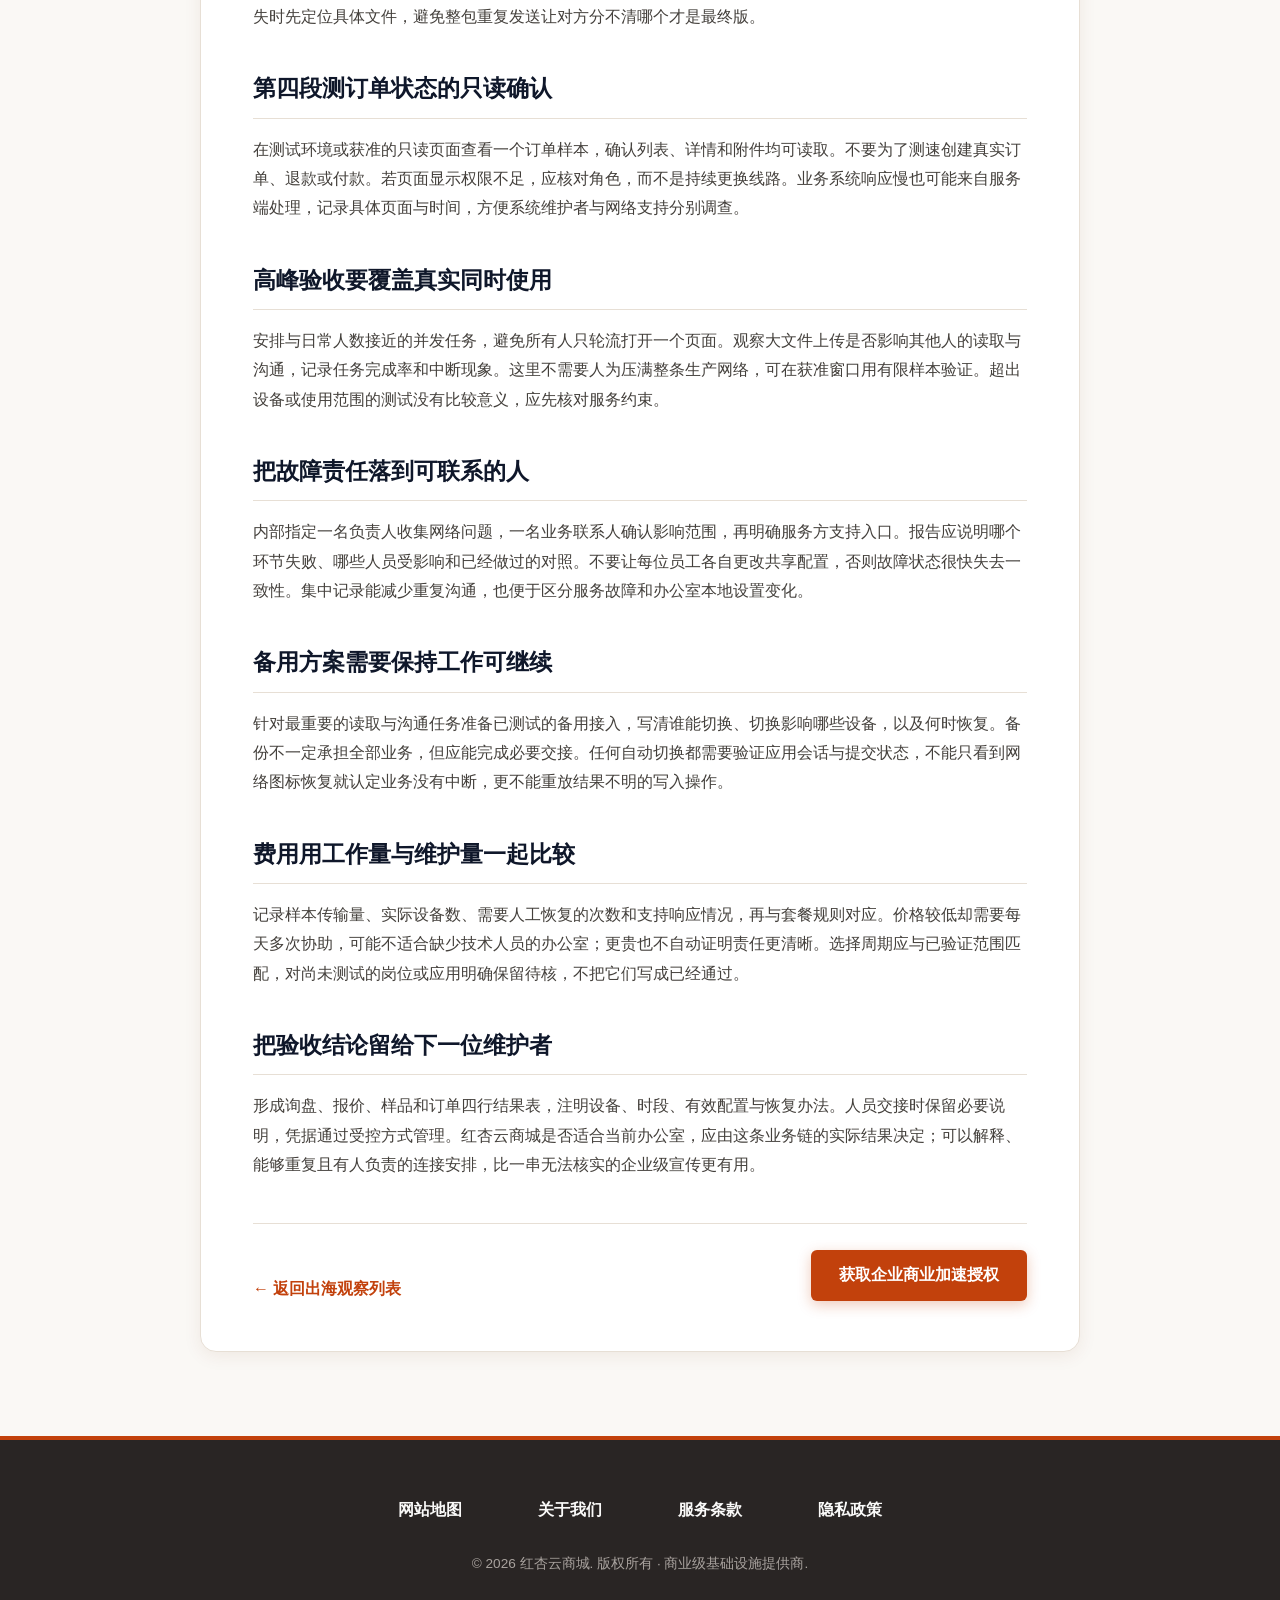
<file: enterprise-cross-border-connectivity.html>
<!DOCTYPE html>

<html lang="zh-CN">
<head>
<meta charset="utf-8"/>
<meta content="width=device-width, initial-scale=1.0" name="viewport"/>
<title>红杏云商城机场适合外贸办公室吗：用报价、样品与订单交接链检查</title>
<meta content="红杏云商城机场适合外贸办公室吗：用报价、样品与订单交接链检查：从任务清单到操作核验逐步展开，说明常见误判、记录方法与恢复边界。" name="description"/>
<link href="style.css" rel="stylesheet"/>
</head>
<body>
<!-- 商贸经典导航 -->
<header class="commerce-header">
<div class="commerce-container header-flex">
<a aria-label="红杏云商城首页" class="brand-seal-logo" href="index.html">
<svg class="brand-seal-svg" fill="none" viewbox="0 0 250 64" xmlns="http://www.w3.org/2000/svg">
<rect fill="#C2410C" height="50" rx="8" stroke="#B45309" stroke-width="2" width="50" x="6" y="7"></rect>
<path d="M31 16C33 21 39 23 44 21C42 27 38 31 31 31C24 31 20 27 18 21C23 23 29 21 31 16Z" fill="#FEF3C7"></path>
<circle cx="31" cy="24" fill="#C2410C" r="3"></circle>
<text fill="#0F172A" font-family="-apple-system, BlinkMacSystemFont, 'PingFang SC', serif" font-size="23" font-weight="900" letter-spacing="1.5" x="68" y="38">红杏云商城</text>
<text fill="#78350F" font-family="-apple-system, BlinkMacSystemFont, 'PingFang SC', sans-serif" font-size="9" font-weight="600" letter-spacing="2" x="70" y="52">ENTERPRISE CLOUD HUB</text>
</svg>
</a>
<nav class="commerce-nav">
<a class="c-nav-link" href="index.html#stability">稳定性承诺</a>
<a class="c-nav-link" href="index.html#intelligence">商业智能</a>
<a class="c-nav-link" href="index.html#plans">精选配置</a>
<a class="c-nav-link" href="index.html#faq">商户答疑</a>
<a class="c-nav-link" href="trends.html">出海观察</a>
</nav>
<a class="c-header-btn" href="https://ww012.twilightaff.com/#/?code=A56DH1Af" rel="nofollow" target="_blank">
        订购管理中心
      </a>
</div>
</header>
<!-- 文章正文区域 -->
<main class="article-commerce-wrap">
<div class="commerce-container">
<article class="article-commerce-box">
<nav aria-label="面包屑导航" class="commerce-crumbs">
<a href="index.html">首页</a>
<span>/</span>
<a href="trends.html">出海观察</a>
<span>/</span>
<span>网络规划</span>
</nav>
<h1 class="article-commerce-h1">红杏云商城机场适合外贸办公室吗：用报价、样品与订单交接链检查</h1>
<div class="article-commerce-meta">
<span>发布日期：2026年11月12日</span>
<span>分类：网络规划</span>
<span>阅读预计：5分钟</span>
</div>
<div class="commerce-callout-panel">
 网络规划最怕“先买了再说”。海外办公室的需求，其实可以从一张访问清单开始。
 </div>
<div class="commerce-prose"><div data-swc-article-body="2026-11-16"><h2>先检查一条完整业务链</h2><p>外贸办公室每天要读取客户询盘、整理报价、发送样品资料并更新订单。任意一步等待过久，都可能让业务人员觉得网络难用。评估红杏云商城机场时，可以沿这条交接链观察，而不是只对某个测速入口打分。本文给出办公室自行填写的检查方法，不假定品牌已经提供企业专线合同或特定可用性承诺。</p><h2>把现有说明与采购需求分开</h2><p>从<a href="https://redxingyun.shop/">红杏云商城机场</a>页面读取当前套餐与支持信息，记录查看日期，再写出办公室实际需要的条件。商业使用是否允许、设备如何计数、哪些系统支持及故障联系渠道，都应明确核对。页面使用企业相关措辞，并不自动等于双方已经约定服务等级，不能由采购人员自行补出未写明的责任。</p><h2>准备一份不涉及真实客户的样本包</h2><p>用虚构询盘、公开规格资料和内部测试报价建立样本，包含一份文档、几张图片与一个需要更新的状态。文件体积尽量接近常见业务。测试不必拿真实订单或财务资料冒险，也不需要向外部收件人发送邮件。目的是看连接是否支持工作流程，而不是把一次网络选型变成真实业务变更。</p><h2>第一段测询盘读取与附件打开</h2><p>由业务人员在实际工作设备上打开获准的测试邮箱或协作平台，读取样本并下载附件。记录页面出现、附件可读和必要图片加载完成的时间。若只有单个附件失败，先检查文件本身；若所有操作都慢，再调查共同路径。不同岗位使用的软件可能不同，不应只由技术人员测试一个首页就代替全员体验。</p><h2>第二段测报价资料的编辑接续</h2><p>把样本放进平常使用的文档流程，完成小修改后保存，再由另一名获授权成员读取。检查版本、修改内容与文件名是否一致，不能只看同步图标。保存后出现旧版本可能与应用缓存或协作机制有关，先确认状态再判断网络。连接质量要支持交接，但不能替代清楚的文档版本管理。</p><h2>第三段测图片与样品资料交付</h2><p>上传样本图片和规格文件，等待明确完成后，从接收端按正常权限打开。记录预览和原文件下载是否都能工作。压缩预览正常不代表客户能取得原件，也不能证明所有格式都支持。用文件清单核对数量与版本，发现缺失时先定位具体文件，避免整包重复发送让对方分不清哪个才是最终版。</p><h2>第四段测订单状态的只读确认</h2><p>在测试环境或获准的只读页面查看一个订单样本，确认列表、详情和附件均可读取。不要为了测速创建真实订单、退款或付款。若页面显示权限不足，应核对角色，而不是持续更换线路。业务系统响应慢也可能来自服务端处理，记录具体页面与时间，方便系统维护者与网络支持分别调查。</p><h2>高峰验收要覆盖真实同时使用</h2><p>安排与日常人数接近的并发任务，避免所有人只轮流打开一个页面。观察大文件上传是否影响其他人的读取与沟通，记录任务完成率和中断现象。这里不需要人为压满整条生产网络，可在获准窗口用有限样本验证。超出设备或使用范围的测试没有比较意义，应先核对服务约束。</p><h2>把故障责任落到可联系的人</h2><p>内部指定一名负责人收集网络问题，一名业务联系人确认影响范围，再明确服务方支持入口。报告应说明哪个环节失败、哪些人员受影响和已经做过的对照。不要让每位员工各自更改共享配置，否则故障状态很快失去一致性。集中记录能减少重复沟通，也便于区分服务故障和办公室本地设置变化。</p><h2>备用方案需要保持工作可继续</h2><p>针对最重要的读取与沟通任务准备已测试的备用接入，写清谁能切换、切换影响哪些设备，以及何时恢复。备份不一定承担全部业务，但应能完成必要交接。任何自动切换都需要验证应用会话与提交状态，不能只看到网络图标恢复就认定业务没有中断，更不能重放结果不明的写入操作。</p><h2>费用用工作量与维护量一起比较</h2><p>记录样本传输量、实际设备数、需要人工恢复的次数和支持响应情况，再与套餐规则对应。价格较低却需要每天多次协助，可能不适合缺少技术人员的办公室；更贵也不自动证明责任更清晰。选择周期应与已验证范围匹配，对尚未测试的岗位或应用明确保留待核，不把它们写成已经通过。</p><h2>把验收结论留给下一位维护者</h2><p>形成询盘、报价、样品和订单四行结果表，注明设备、时段、有效配置与恢复办法。人员交接时保留必要说明，凭据通过受控方式管理。红杏云商城是否适合当前办公室，应由这条业务链的实际结果决定；可以解释、能够重复且有人负责的连接安排，比一串无法核实的企业级宣传更有用。</p></div></div>
<div class="commerce-article-footer">
<a class="c-subpage-back" href="trends.html">← 返回出海观察列表</a>
<a class="shop-btn shop-btn-primary" href="https://ww012.twilightaff.com/#/?code=A56DH1Af" rel="nofollow" target="_blank">获取企业商业加速授权</a>
</div>
</article>
</div>
</main>
<!-- 商贸经典四联页脚 (严格且仅展示4个中文标题) -->
<footer class="commerce-quad-footer">
<div class="commerce-container">
<nav aria-label="页脚索引导航" class="c-footer-nav">
<a class="c-footer-title" href="sitemap.html">网站地图</a>
<a class="c-footer-title" href="about.html">关于我们</a>
<a class="c-footer-title" href="terms.html">服务条款</a>
<a class="c-footer-title" href="privacy.html">隐私政策</a>
</nav>
<div class="c-footer-copy">
        © 2026 红杏云商城. 版权所有 · 商业级基础设施提供商.
      </div>
</div>
</footer>
</body>
</html>
</file>
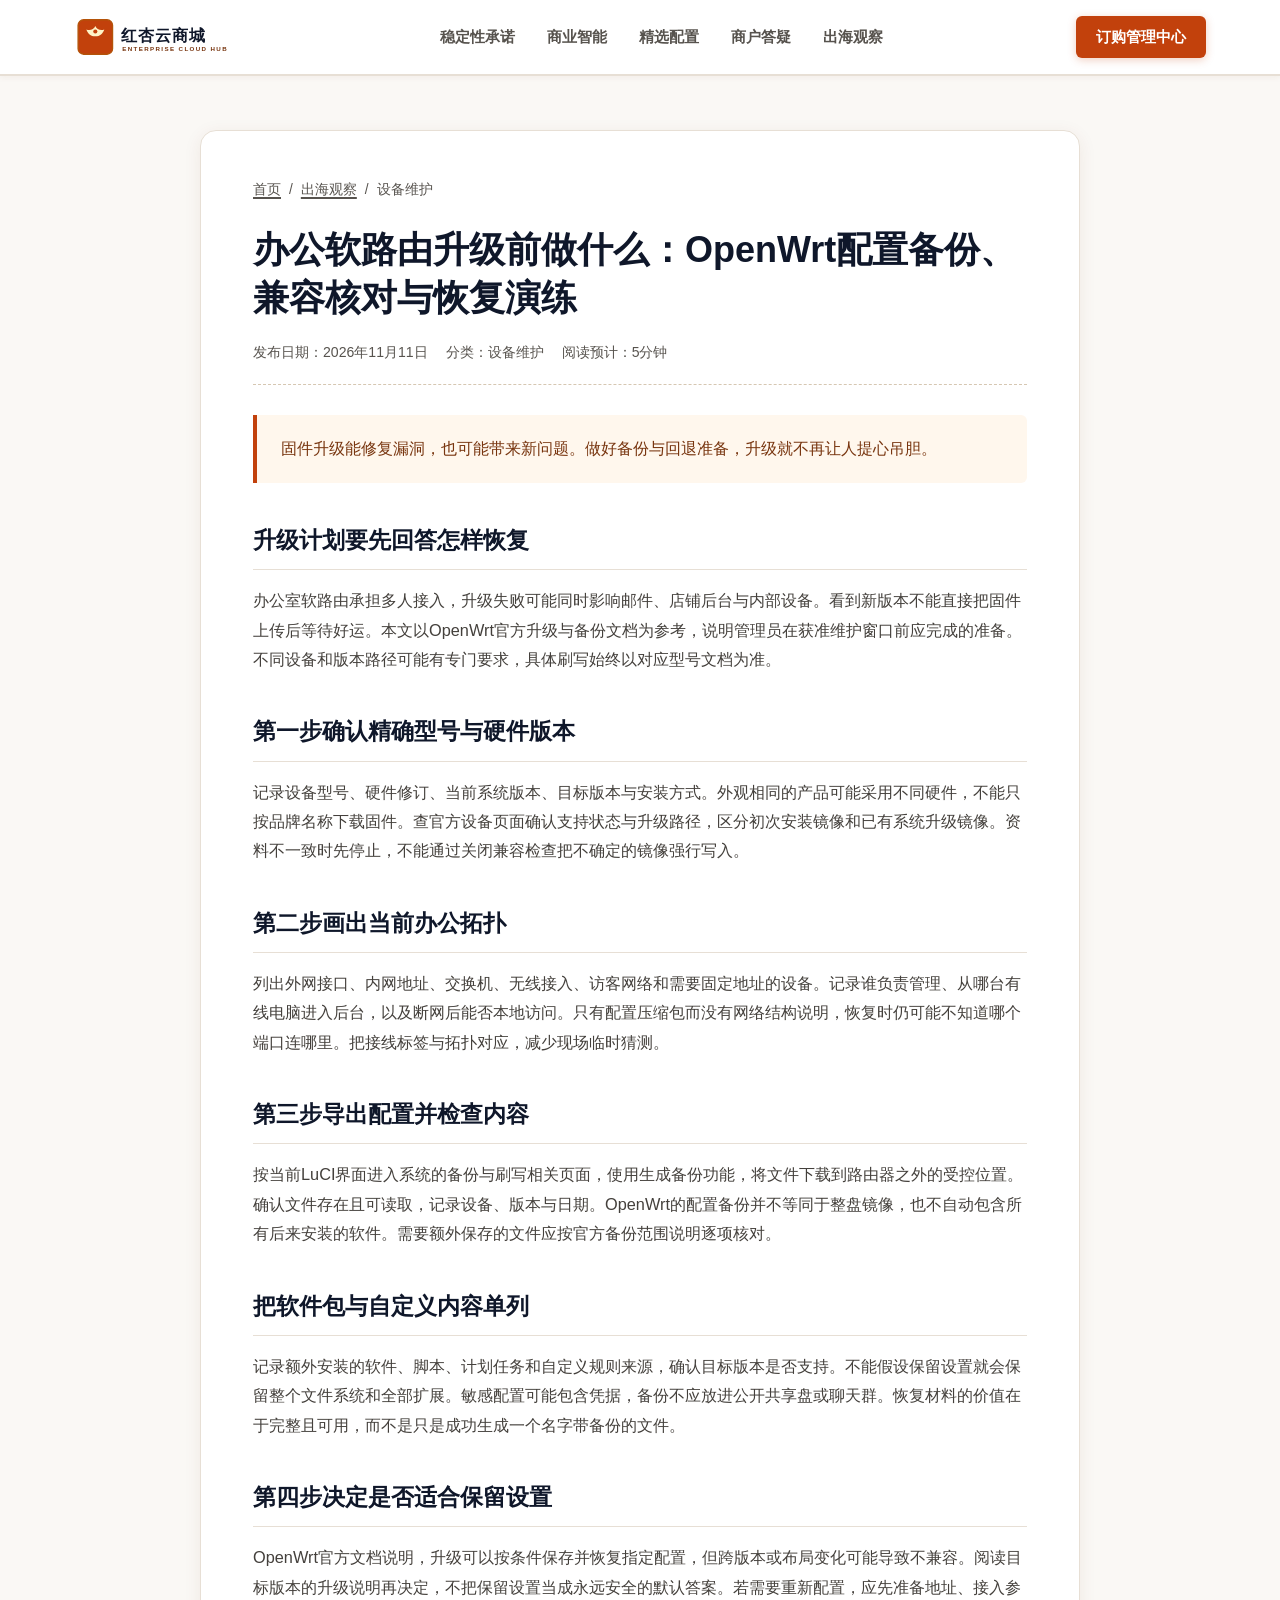
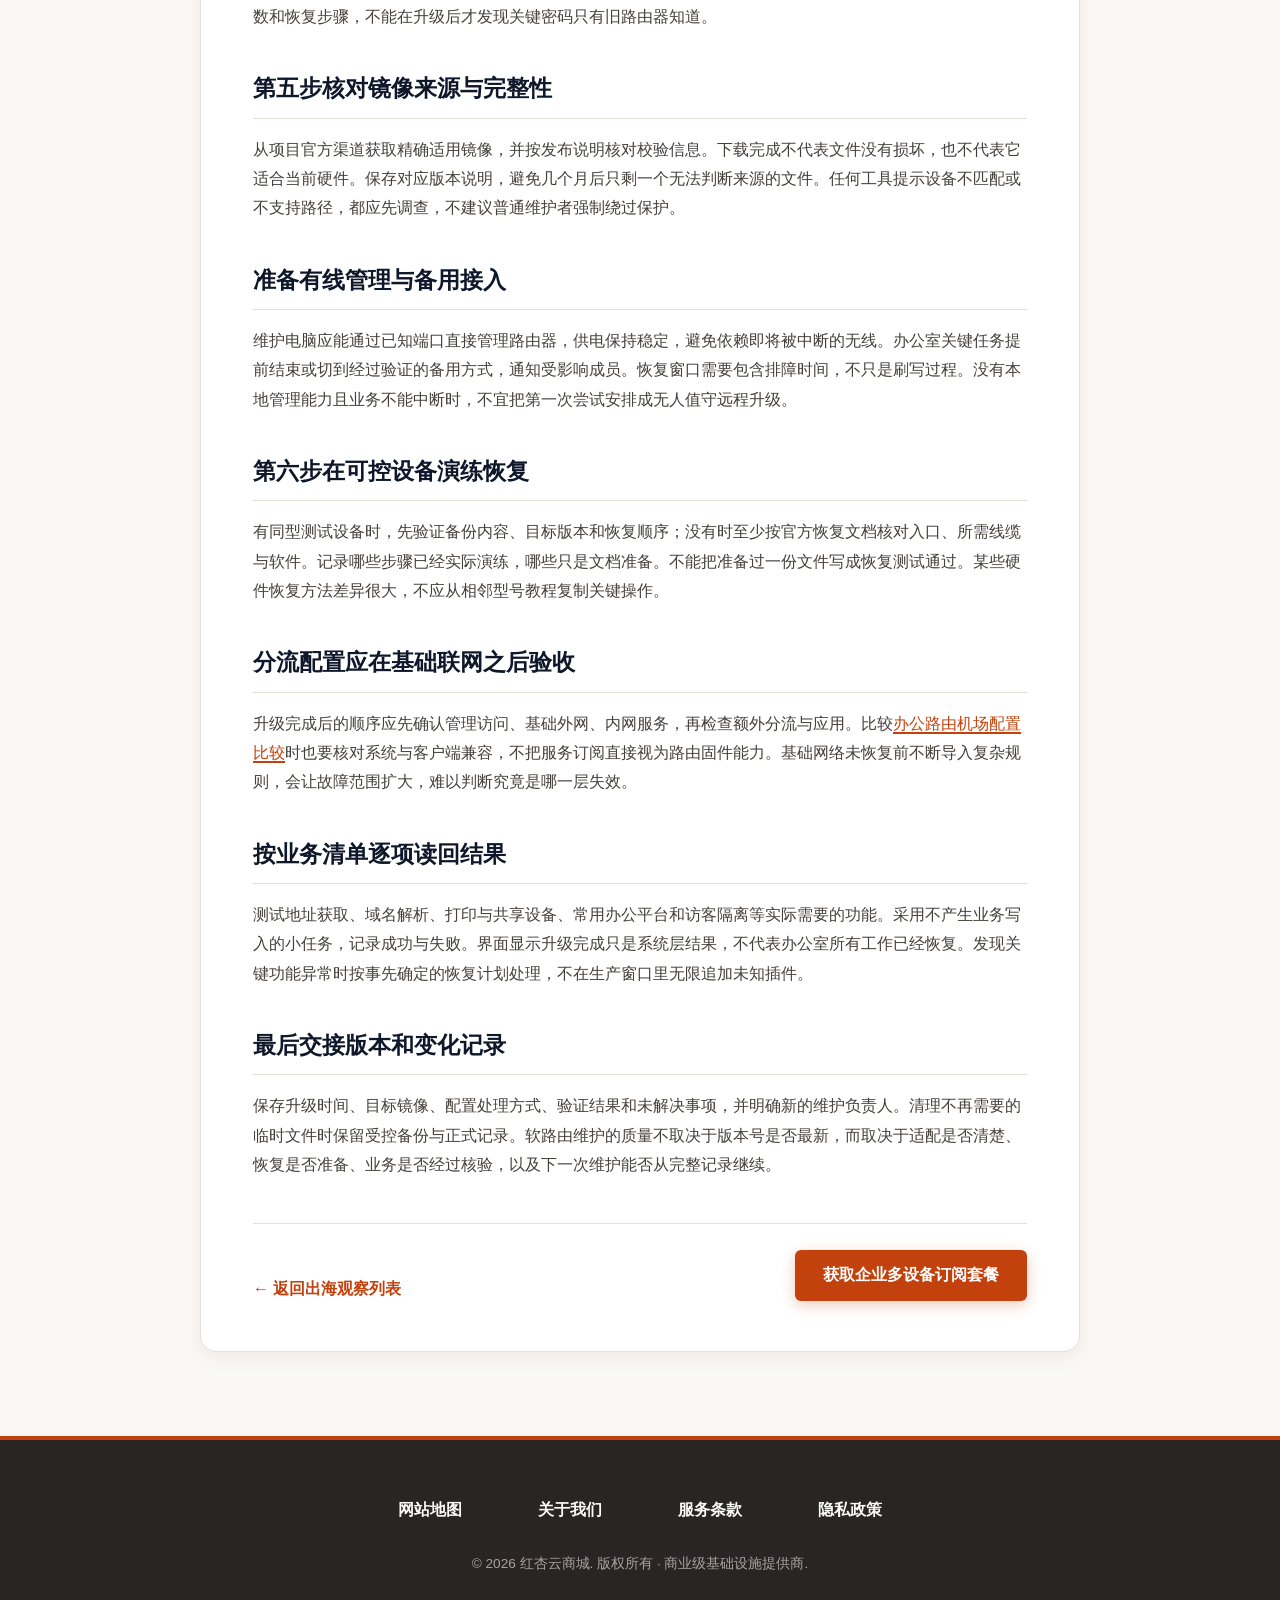
<file: hardware-router-firmware-deployment.html>
<!DOCTYPE html>

<html lang="zh-CN">
<head>
<meta charset="utf-8"/>
<meta content="width=device-width, initial-scale=1.0" name="viewport"/>
<title>办公软路由升级前做什么：OpenWrt配置备份、兼容核对与恢复演练</title>
<meta content="办公软路由升级前做什么：OpenWrt配置备份、兼容核对与恢复演练：从任务清单到操作核验逐步展开，说明常见误判、记录方法与恢复边界。" name="description"/>
<link href="style.css" rel="stylesheet"/>
</head>
<body>
<!-- 商贸经典导航 -->
<header class="commerce-header">
<div class="commerce-container header-flex">
<a aria-label="红杏云商城首页" class="brand-seal-logo" href="index.html">
<svg class="brand-seal-svg" fill="none" viewbox="0 0 250 64" xmlns="http://www.w3.org/2000/svg">
<rect fill="#C2410C" height="50" rx="8" stroke="#B45309" stroke-width="2" width="50" x="6" y="7"></rect>
<path d="M31 16C33 21 39 23 44 21C42 27 38 31 31 31C24 31 20 27 18 21C23 23 29 21 31 16Z" fill="#FEF3C7"></path>
<circle cx="31" cy="24" fill="#C2410C" r="3"></circle>
<text fill="#0F172A" font-family="-apple-system, BlinkMacSystemFont, 'PingFang SC', serif" font-size="23" font-weight="900" letter-spacing="1.5" x="68" y="38">红杏云商城</text>
<text fill="#78350F" font-family="-apple-system, BlinkMacSystemFont, 'PingFang SC', sans-serif" font-size="9" font-weight="600" letter-spacing="2" x="70" y="52">ENTERPRISE CLOUD HUB</text>
</svg>
</a>
<nav class="commerce-nav">
<a class="c-nav-link" href="index.html#stability">稳定性承诺</a>
<a class="c-nav-link" href="index.html#intelligence">商业智能</a>
<a class="c-nav-link" href="index.html#plans">精选配置</a>
<a class="c-nav-link" href="index.html#faq">商户答疑</a>
<a class="c-nav-link" href="trends.html">出海观察</a>
</nav>
<a class="c-header-btn" href="https://ww012.twilightaff.com/#/?code=A56DH1Af" rel="nofollow" target="_blank">
        订购管理中心
      </a>
</div>
</header>
<!-- 文章正文区域 -->
<main class="article-commerce-wrap">
<div class="commerce-container">
<article class="article-commerce-box">
<nav aria-label="面包屑导航" class="commerce-crumbs">
<a href="index.html">首页</a>
<span>/</span>
<a href="trends.html">出海观察</a>
<span>/</span>
<span>设备维护</span>
</nav>
<h1 class="article-commerce-h1">办公软路由升级前做什么：OpenWrt配置备份、兼容核对与恢复演练</h1>
<div class="article-commerce-meta">
<span>发布日期：2026年11月11日</span>
<span>分类：设备维护</span>
<span>阅读预计：5分钟</span>
</div>
<div class="commerce-callout-panel">
 固件升级能修复漏洞，也可能带来新问题。做好备份与回退准备，升级就不再让人提心吊胆。
 </div>
<div class="commerce-prose"><div data-swc-article-body="2026-11-16"><h2>升级计划要先回答怎样恢复</h2><p>办公室软路由承担多人接入，升级失败可能同时影响邮件、店铺后台与内部设备。看到新版本不能直接把固件上传后等待好运。本文以OpenWrt官方升级与备份文档为参考，说明管理员在获准维护窗口前应完成的准备。不同设备和版本路径可能有专门要求，具体刷写始终以对应型号文档为准。</p><h2>第一步确认精确型号与硬件版本</h2><p>记录设备型号、硬件修订、当前系统版本、目标版本与安装方式。外观相同的产品可能采用不同硬件，不能只按品牌名称下载固件。查官方设备页面确认支持状态与升级路径，区分初次安装镜像和已有系统升级镜像。资料不一致时先停止，不能通过关闭兼容检查把不确定的镜像强行写入。</p><h2>第二步画出当前办公拓扑</h2><p>列出外网接口、内网地址、交换机、无线接入、访客网络和需要固定地址的设备。记录谁负责管理、从哪台有线电脑进入后台，以及断网后能否本地访问。只有配置压缩包而没有网络结构说明，恢复时仍可能不知道哪个端口连哪里。把接线标签与拓扑对应，减少现场临时猜测。</p><h2>第三步导出配置并检查内容</h2><p>按当前LuCI界面进入系统的备份与刷写相关页面，使用生成备份功能，将文件下载到路由器之外的受控位置。确认文件存在且可读取，记录设备、版本与日期。OpenWrt的配置备份并不等同于整盘镜像，也不自动包含所有后来安装的软件。需要额外保存的文件应按官方备份范围说明逐项核对。</p><h2>把软件包与自定义内容单列</h2><p>记录额外安装的软件、脚本、计划任务和自定义规则来源，确认目标版本是否支持。不能假设保留设置就会保留整个文件系统和全部扩展。敏感配置可能包含凭据，备份不应放进公开共享盘或聊天群。恢复材料的价值在于完整且可用，而不是只是成功生成一个名字带备份的文件。</p><h2>第四步决定是否适合保留设置</h2><p>OpenWrt官方文档说明，升级可以按条件保存并恢复指定配置，但跨版本或布局变化可能导致不兼容。阅读目标版本的升级说明再决定，不把保留设置当成永远安全的默认答案。若需要重新配置，应先准备地址、接入参数和恢复步骤，不能在升级后才发现关键密码只有旧路由器知道。</p><h2>第五步核对镜像来源与完整性</h2><p>从项目官方渠道获取精确适用镜像，并按发布说明核对校验信息。下载完成不代表文件没有损坏，也不代表它适合当前硬件。保存对应版本说明，避免几个月后只剩一个无法判断来源的文件。任何工具提示设备不匹配或不支持路径，都应先调查，不建议普通维护者强制绕过保护。</p><h2>准备有线管理与备用接入</h2><p>维护电脑应能通过已知端口直接管理路由器，供电保持稳定，避免依赖即将被中断的无线。办公室关键任务提前结束或切到经过验证的备用方式，通知受影响成员。恢复窗口需要包含排障时间，不只是刷写过程。没有本地管理能力且业务不能中断时，不宜把第一次尝试安排成无人值守远程升级。</p><h2>第六步在可控设备演练恢复</h2><p>有同型测试设备时，先验证备份内容、目标版本和恢复顺序；没有时至少按官方恢复文档核对入口、所需线缆与软件。记录哪些步骤已经实际演练，哪些只是文档准备。不能把准备过一份文件写成恢复测试通过。某些硬件恢复方法差异很大，不应从相邻型号教程复制关键操作。</p><h2>分流配置应在基础联网之后验收</h2><p>升级完成后的顺序应先确认管理访问、基础外网、内网服务，再检查额外分流与应用。比较<a href="https://dajichang.mom/">办公路由机场配置比较</a>时也要核对系统与客户端兼容，不把服务订阅直接视为路由固件能力。基础网络未恢复前不断导入复杂规则，会让故障范围扩大，难以判断究竟是哪一层失效。</p><h2>按业务清单逐项读回结果</h2><p>测试地址获取、域名解析、打印与共享设备、常用办公平台和访客隔离等实际需要的功能。采用不产生业务写入的小任务，记录成功与失败。界面显示升级完成只是系统层结果，不代表办公室所有工作已经恢复。发现关键功能异常时按事先确定的恢复计划处理，不在生产窗口里无限追加未知插件。</p><h2>最后交接版本和变化记录</h2><p>保存升级时间、目标镜像、配置处理方式、验证结果和未解决事项，并明确新的维护负责人。清理不再需要的临时文件时保留受控备份与正式记录。软路由维护的质量不取决于版本号是否最新，而取决于适配是否清楚、恢复是否准备、业务是否经过核验，以及下一次维护能否从完整记录继续。</p></div></div>
<div class="commerce-article-footer">
<a class="c-subpage-back" href="trends.html">← 返回出海观察列表</a>
<a class="shop-btn shop-btn-primary" href="https://ww012.twilightaff.com/#/?code=A56DH1Af" rel="nofollow" target="_blank">获取企业多设备订阅套餐</a>
</div>
</article>
</div>
</main>
<!-- 商贸经典四联页脚 (严格且仅展示4个中文标题) -->
<footer class="commerce-quad-footer">
<div class="commerce-container">
<nav aria-label="页脚索引导航" class="c-footer-nav">
<a class="c-footer-title" href="sitemap.html">网站地图</a>
<a class="c-footer-title" href="about.html">关于我们</a>
<a class="c-footer-title" href="terms.html">服务条款</a>
<a class="c-footer-title" href="privacy.html">隐私政策</a>
</nav>
<div class="c-footer-copy">
        © 2026 红杏云商城. 版权所有 · 商业级基础设施提供商.
      </div>
</div>
</footer>
</body>
</html>
</file>
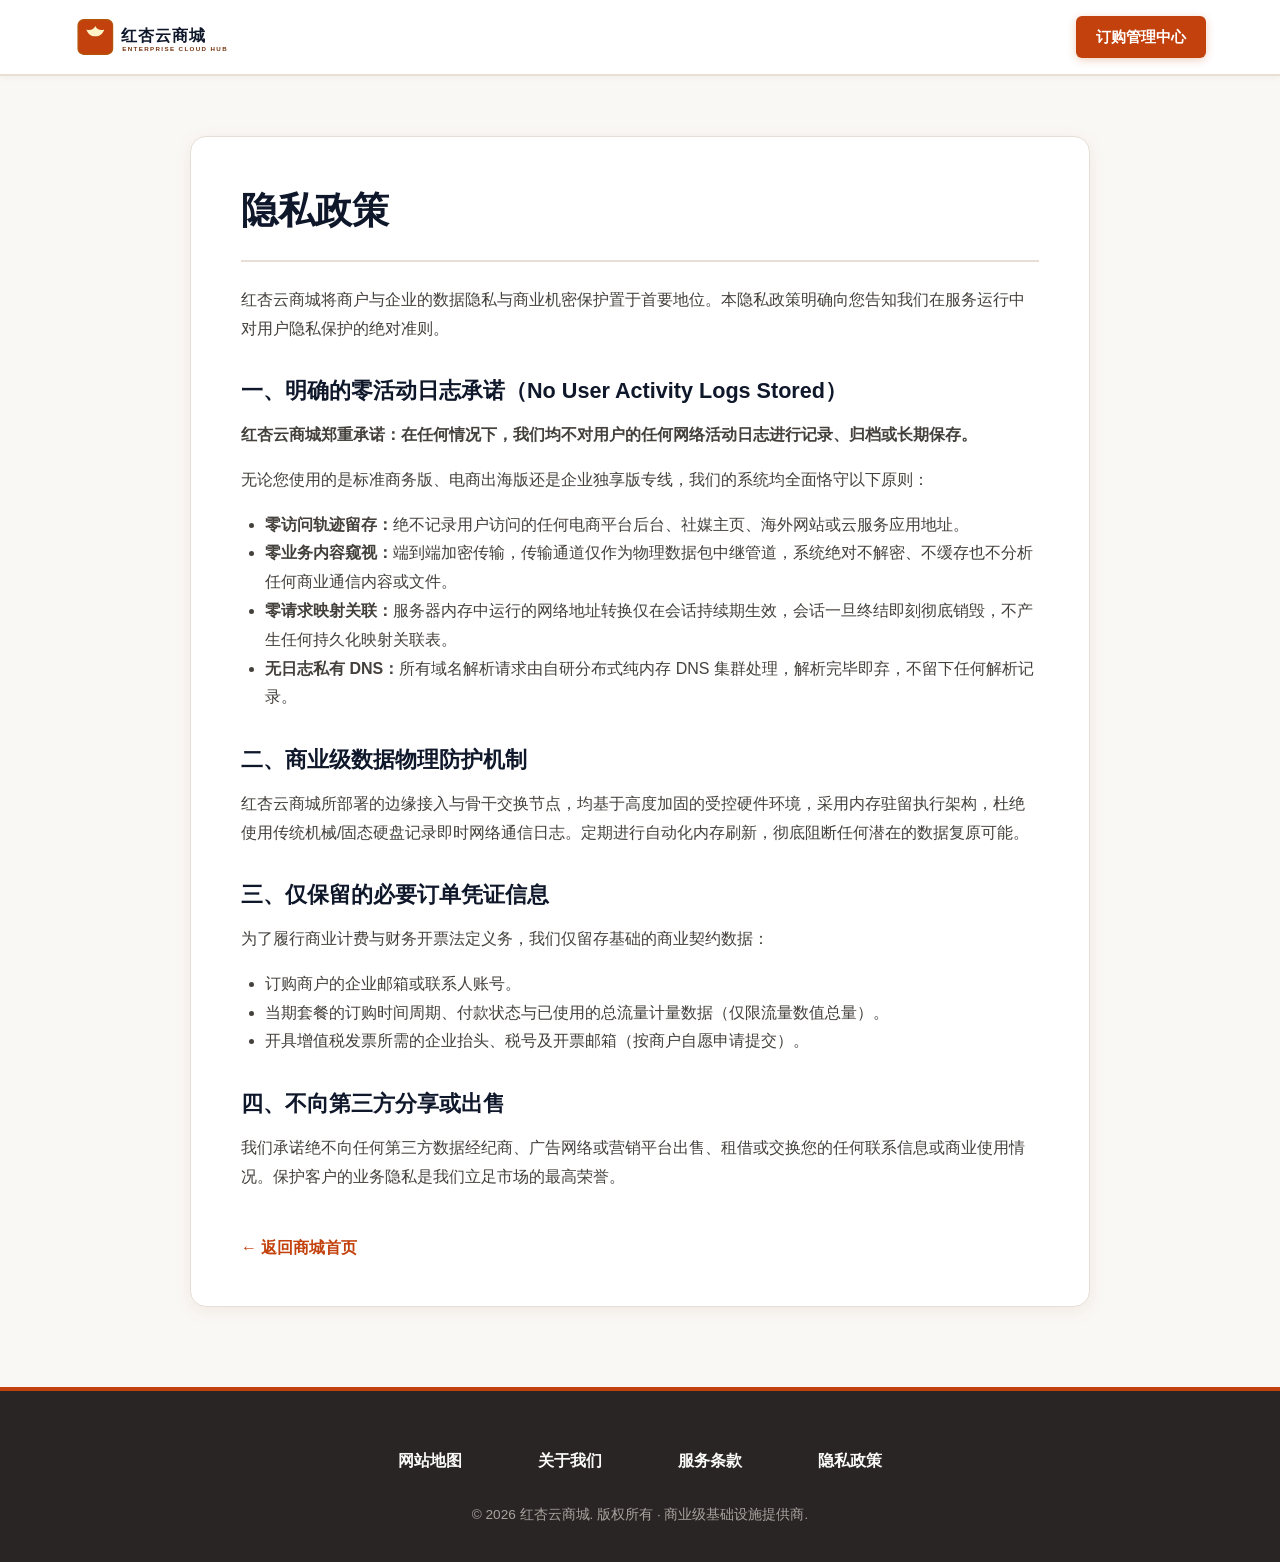
<file: privacy.html>
<!DOCTYPE html>
<html lang="zh-CN">
<head>
  <meta charset="UTF-8">
  <meta name="viewport" content="width=device-width, initial-scale=1.0">
  <title>隐私政策 - 红杏云商城</title>
  <meta name="description" content="红杏云商城隐私政策，严格执行无日志策略，保障企业商业数据安全。">
  <link rel="stylesheet" href="style.css">
</head>
<body>

  <header class="commerce-header">
    <div class="commerce-container header-flex">
      <a href="index.html" class="brand-seal-logo" aria-label="红杏云商城首页">
        <svg class="brand-seal-svg" viewBox="0 0 250 64" fill="none" xmlns="http://www.w3.org/2000/svg">
          <rect x="6" y="7" width="50" height="50" rx="8" fill="#C2410C" stroke="#B45309" stroke-width="2"/>
          <path d="M31 16C33 21 39 23 44 21C42 27 38 31 31 31C24 31 20 27 18 21C23 23 29 21 31 16Z" fill="#FEF3C7"/>
          <text x="68" y="38" font-family="-apple-system, BlinkMacSystemFont, 'PingFang SC', serif" font-size="23" font-weight="900" fill="#0F172A" letter-spacing="1.5">红杏云商城</text>
          <text x="70" y="52" font-family="-apple-system, BlinkMacSystemFont, 'PingFang SC', sans-serif" font-size="9" font-weight="600" fill="#78350F" letter-spacing="2">ENTERPRISE CLOUD HUB</text>
        </svg>
      </a>
      <a href="https://ww012.twilightaff.com/#/?code=A56DH1Af" class="c-header-btn" rel="nofollow" target="_blank">订购管理中心</a>
    </div>
  </header>

  <main class="c-subpage-wrap">
    <div class="commerce-container">
      <article class="c-subpage-box">
        <h1 class="c-subpage-h1">隐私政策</h1>
        <div class="c-subpage-body">
          <p>红杏云商城将商户与企业的数据隐私与商业机密保护置于首要地位。本隐私政策明确向您告知我们在服务运行中对用户隐私保护的绝对准则。</p>

          <h2>一、明确的零活动日志承诺（No User Activity Logs Stored）</h2>
          <p><strong>红杏云商城郑重承诺：在任何情况下，我们均不对用户的任何网络活动日志进行记录、归档或长期保存。</strong></p>
          <p>无论您使用的是标准商务版、电商出海版还是企业独享版专线，我们的系统均全面恪守以下原则：</p>
          <ul>
            <li><strong>零访问轨迹留存：</strong>绝不记录用户访问的任何电商平台后台、社媒主页、海外网站或云服务应用地址。</li>
            <li><strong>零业务内容窥视：</strong>端到端加密传输，传输通道仅作为物理数据包中继管道，系统绝对不解密、不缓存也不分析任何商业通信内容或文件。</li>
            <li><strong>零请求映射关联：</strong>服务器内存中运行的网络地址转换仅在会话持续期生效，会话一旦终结即刻彻底销毁，不产生任何持久化映射关联表。</li>
            <li><strong>无日志私有 DNS：</strong>所有域名解析请求由自研分布式纯内存 DNS 集群处理，解析完毕即弃，不留下任何解析记录。</li>
          </ul>

          <h2>二、商业级数据物理防护机制</h2>
          <p>红杏云商城所部署的边缘接入与骨干交换节点，均基于高度加固的受控硬件环境，采用内存驻留执行架构，杜绝使用传统机械/固态硬盘记录即时网络通信日志。定期进行自动化内存刷新，彻底阻断任何潜在的数据复原可能。</p>

          <h2>三、仅保留的必要订单凭证信息</h2>
          <p>为了履行商业计费与财务开票法定义务，我们仅留存基础的商业契约数据：</p>
          <ul>
            <li>订购商户的企业邮箱或联系人账号。</li>
            <li>当期套餐的订购时间周期、付款状态与已使用的总流量计量数据（仅限流量数值总量）。</li>
            <li>开具增值税发票所需的企业抬头、税号及开票邮箱（按商户自愿申请提交）。</li>
          </ul>

          <h2>四、不向第三方分享或出售</h2>
          <p>我们承诺绝不向任何第三方数据经纪商、广告网络或营销平台出售、租借或交换您的任何联系信息或商业使用情况。保护客户的业务隐私是我们立足市场的最高荣誉。</p>

          <a href="index.html" class="c-subpage-back">← 返回商城首页</a>
        </div>
      </article>
    </div>
  </main>

  <footer class="commerce-quad-footer">
    <div class="commerce-container">
      <nav class="c-footer-nav" aria-label="页脚索引导航">
        <a href="sitemap.html" class="c-footer-title">网站地图</a>
        <a href="about.html" class="c-footer-title">关于我们</a>
        <a href="terms.html" class="c-footer-title">服务条款</a>
        <a href="privacy.html" class="c-footer-title">隐私政策</a>
      </nav>
      <div class="c-footer-copy">
        © 2026 红杏云商城. 版权所有 · 商业级基础设施提供商.
      </div>
    </div>
  </footer>

</body>
</html>
</file>
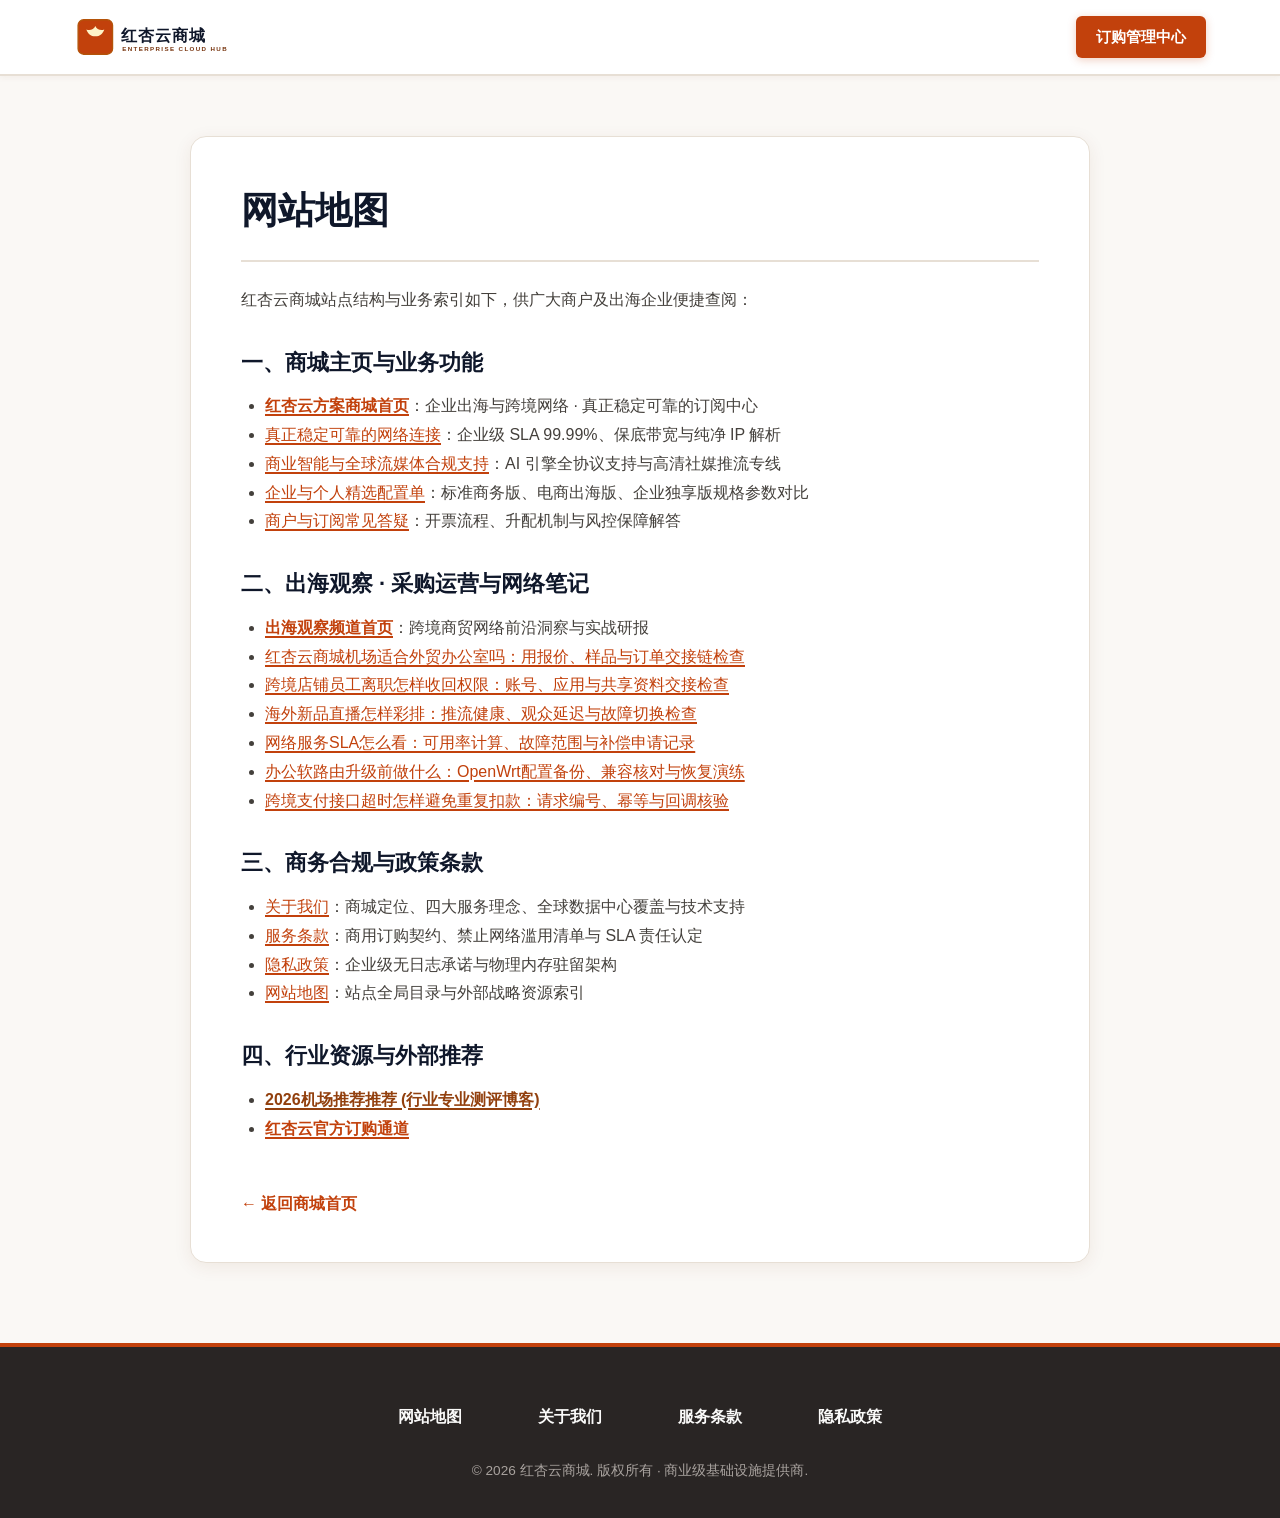
<file: sitemap.html>
<!DOCTYPE html>

<html lang="zh-CN">
<head>
<meta charset="utf-8"/>
<meta content="width=device-width, initial-scale=1.0" name="viewport"/>
<title>网站地图 - 红杏云商城</title>
<meta content="红杏云商城网站地图与业务索引指南。" name="description"/>
<link href="style.css" rel="stylesheet"/>
</head>
<body>
<header class="commerce-header">
<div class="commerce-container header-flex">
<a aria-label="红杏云商城首页" class="brand-seal-logo" href="index.html">
<svg class="brand-seal-svg" fill="none" viewbox="0 0 250 64" xmlns="http://www.w3.org/2000/svg">
<rect fill="#C2410C" height="50" rx="8" stroke="#B45309" stroke-width="2" width="50" x="6" y="7"></rect>
<path d="M31 16C33 21 39 23 44 21C42 27 38 31 31 31C24 31 20 27 18 21C23 23 29 21 31 16Z" fill="#FEF3C7"></path>
<text fill="#0F172A" font-family="-apple-system, BlinkMacSystemFont, 'PingFang SC', serif" font-size="23" font-weight="900" letter-spacing="1.5" x="68" y="38">红杏云商城</text>
<text fill="#78350F" font-family="-apple-system, BlinkMacSystemFont, 'PingFang SC', sans-serif" font-size="9" font-weight="600" letter-spacing="2" x="70" y="52">ENTERPRISE CLOUD HUB</text>
</svg>
</a>
<a class="c-header-btn" href="https://ww012.twilightaff.com/#/?code=A56DH1Af" rel="nofollow" target="_blank">订购管理中心</a>
</div>
</header>
<main class="c-subpage-wrap">
<div class="commerce-container">
<article class="c-subpage-box">
<h1 class="c-subpage-h1">网站地图</h1>
<div class="c-subpage-body">
<p>红杏云商城站点结构与业务索引如下，供广大商户及出海企业便捷查阅：</p>
<h2>一、商城主页与业务功能</h2>
<ul>
<li><a href="index.html" style="color: #C2410C; font-weight: 700;">红杏云方案商城首页</a>：企业出海与跨境网络 · 真正稳定可靠的订阅中心</li>
<li><a href="index.html#stability" style="color: #C2410C;">真正稳定可靠的网络连接</a>：企业级 SLA 99.99%、保底带宽与纯净 IP 解析</li>
<li><a href="index.html#intelligence" style="color: #C2410C;">商业智能与全球流媒体合规支持</a>：AI 引擎全协议支持与高清社媒推流专线</li>
<li><a href="index.html#plans" style="color: #C2410C;">企业与个人精选配置单</a>：标准商务版、电商出海版、企业独享版规格参数对比</li>
<li><a href="index.html#faq" style="color: #C2410C;">商户与订阅常见答疑</a>：开票流程、升配机制与风控保障解答</li>
</ul>
<h2>二、出海观察 · 采购运营与网络笔记</h2>
<ul>
<li><a href="trends.html" style="color: #C2410C; font-weight: 700;">出海观察频道首页</a>：跨境商贸网络前沿洞察与实战研报</li>
<li><a href="enterprise-cross-border-connectivity.html" style="color: #C2410C;">红杏云商城机场适合外贸办公室吗：用报价、样品与订单交接链检查</a></li>
<li><a href="ecommerce-store-account-safety.html" style="color: #C2410C;">跨境店铺员工离职怎样收回权限：账号、应用与共享资料交接检查</a></li>
<li><a href="social-media-live-streaming-ops.html" style="color: #C2410C;">海外新品直播怎样彩排：推流健康、观众延迟与故障切换检查</a></li>
<li><a href="commercial-sla-standards-explained.html" style="color: #C2410C;">网络服务SLA怎么看：可用率计算、故障范围与补偿申请记录</a></li>
<li><a href="hardware-router-firmware-deployment.html" style="color: #C2410C;">办公软路由升级前做什么：OpenWrt配置备份、兼容核对与恢复演练</a></li>
<li><a href="cross-border-financial-payment-security.html" style="color: #C2410C;">跨境支付接口超时怎样避免重复扣款：请求编号、幂等与回调核验</a></li>
</ul>
<h2>三、商务合规与政策条款</h2>
<ul>
<li><a href="about.html" style="color: #C2410C;">关于我们</a>：商城定位、四大服务理念、全球数据中心覆盖与技术支持</li>
<li><a href="terms.html" style="color: #C2410C;">服务条款</a>：商用订购契约、禁止网络滥用清单与 SLA 责任认定</li>
<li><a href="privacy.html" style="color: #C2410C;">隐私政策</a>：企业级无日志承诺与物理内存驻留架构</li>
<li><a href="sitemap.html" style="color: #C2410C;">网站地图</a>：站点全局目录与外部战略资源索引</li>
</ul>
<h2>四、行业资源与外部推荐</h2>
<ul>
<li><a href="https://dajichang.mom/" style="color: #92400E; font-weight: 700;" target="_blank">2026机场推荐推荐 (行业专业测评博客)</a></li>
<li><a href="https://ww012.twilightaff.com/#/?code=A56DH1Af" rel="nofollow" style="color: #C2410C; font-weight: 700;" target="_blank">红杏云官方订购通道</a></li>
</ul>
<a class="c-subpage-back" href="index.html">← 返回商城首页</a>
</div>
</article>
</div>
</main>
<footer class="commerce-quad-footer">
<div class="commerce-container">
<nav aria-label="页脚索引导航" class="c-footer-nav">
<a class="c-footer-title" href="sitemap.html">网站地图</a>
<a class="c-footer-title" href="about.html">关于我们</a>
<a class="c-footer-title" href="terms.html">服务条款</a>
<a class="c-footer-title" href="privacy.html">隐私政策</a>
</nav>
<div class="c-footer-copy">
        © 2026 红杏云商城. 版权所有 · 商业级基础设施提供商.
      </div>
</div>
</footer>
</body>
</html>
</file>
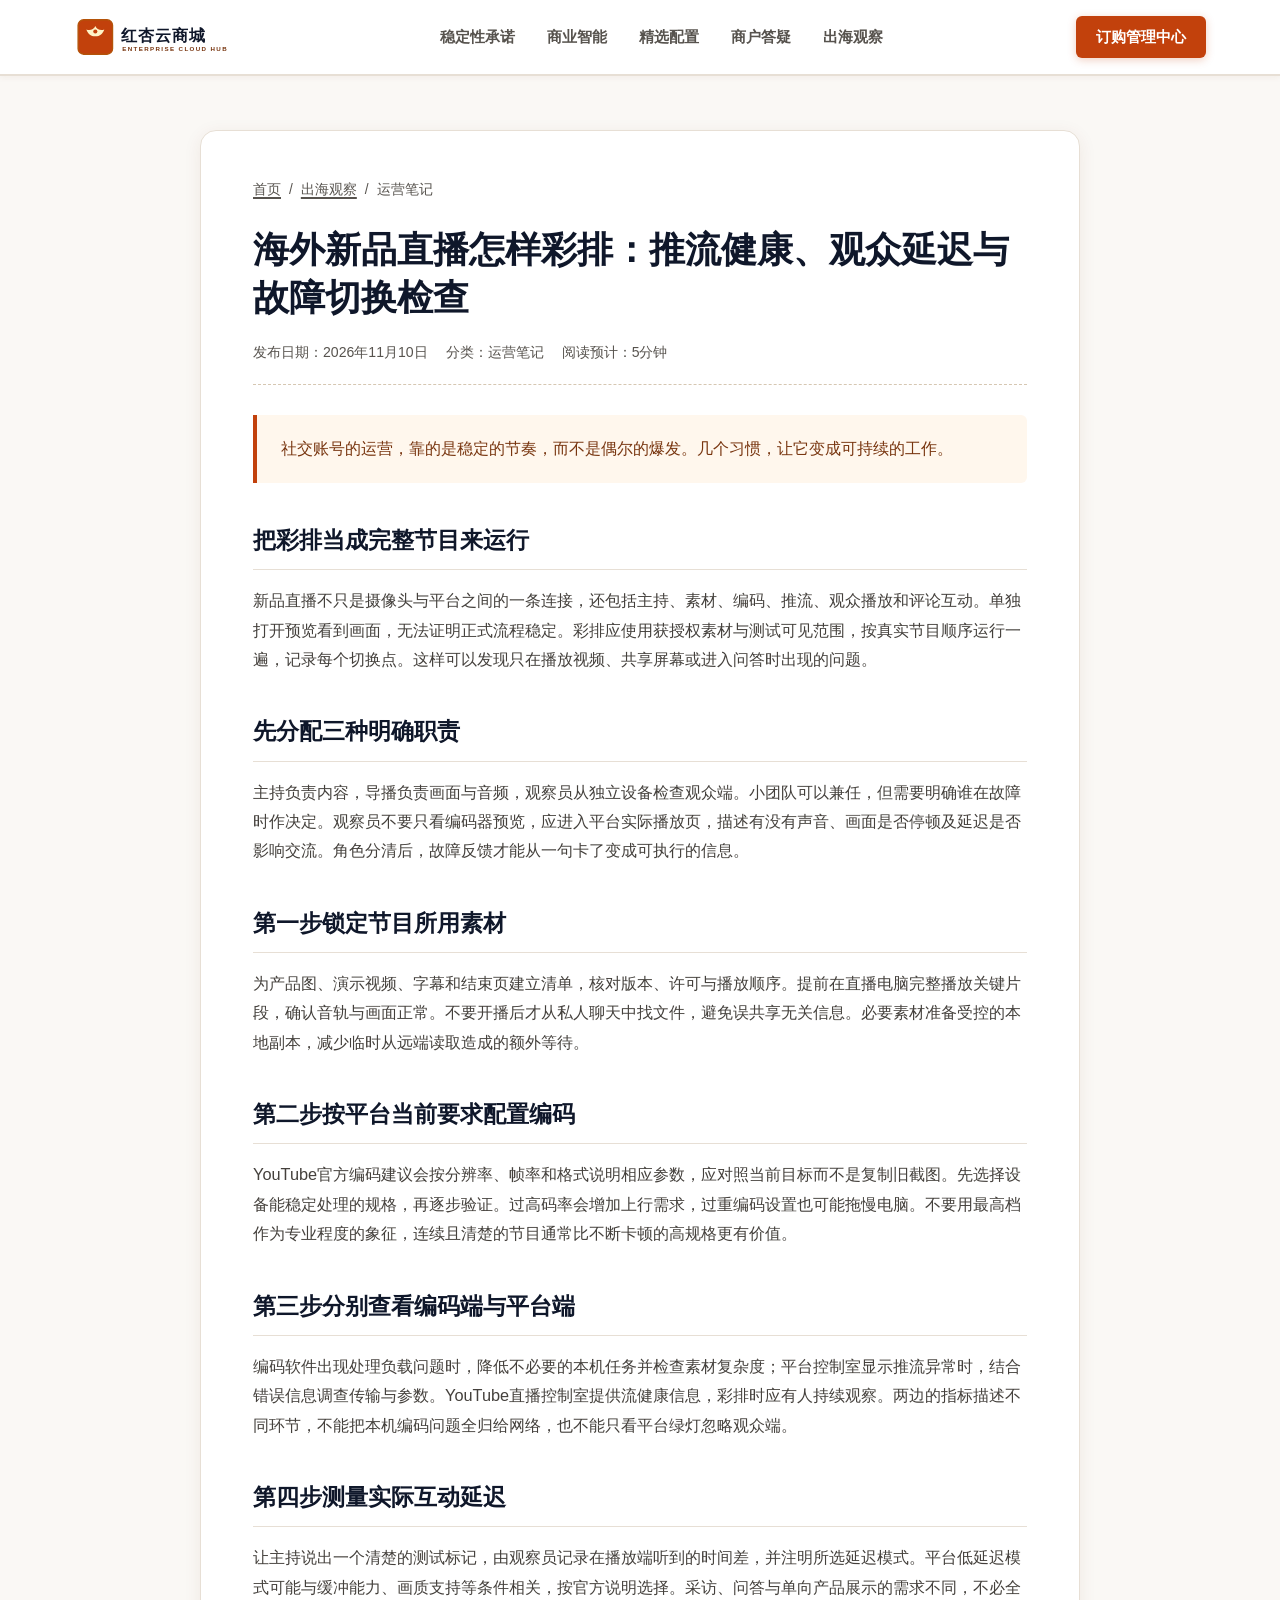
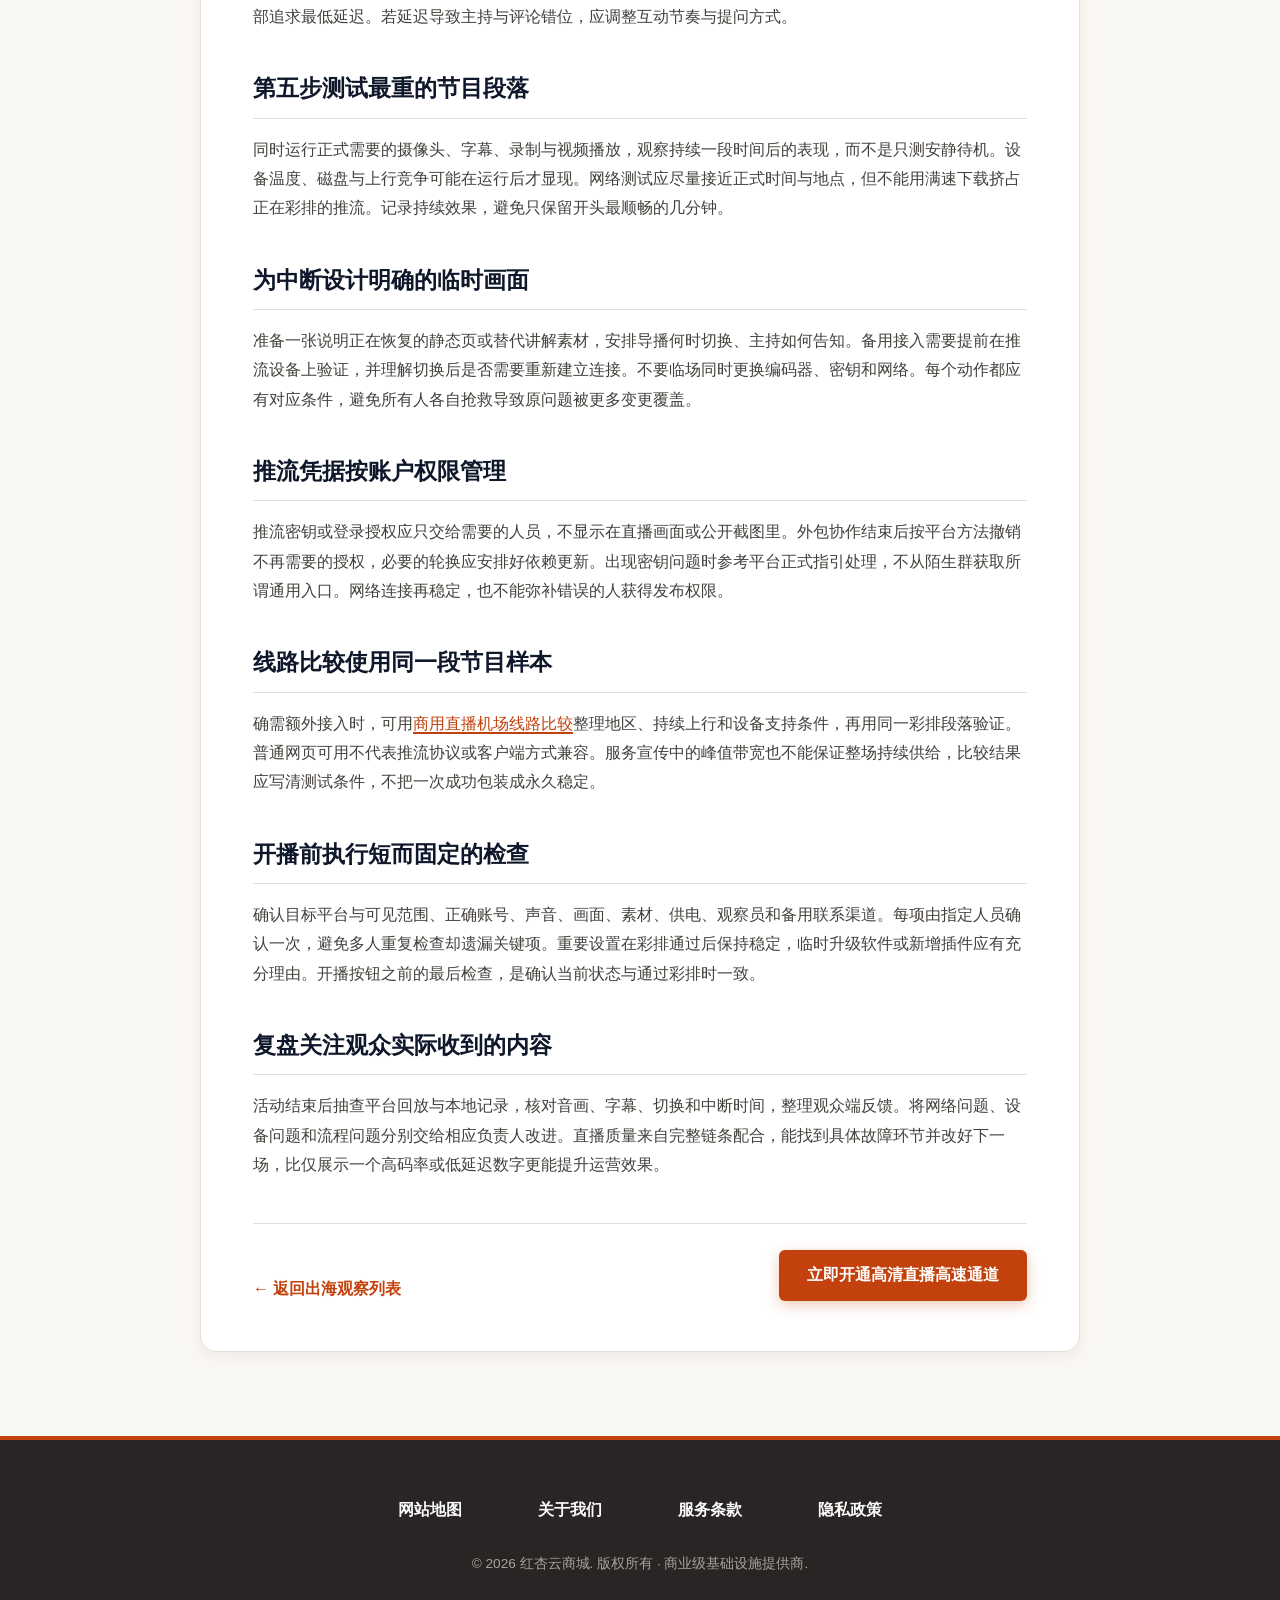
<file: social-media-live-streaming-ops.html>
<!DOCTYPE html>

<html lang="zh-CN">
<head>
<meta charset="utf-8"/>
<meta content="width=device-width, initial-scale=1.0" name="viewport"/>
<title>海外新品直播怎样彩排：推流健康、观众延迟与故障切换检查</title>
<meta content="海外新品直播怎样彩排：推流健康、观众延迟与故障切换检查：从任务清单到操作核验逐步展开，说明常见误判、记录方法与恢复边界。" name="description"/>
<link href="style.css" rel="stylesheet"/>
</head>
<body>
<!-- 商贸经典导航 -->
<header class="commerce-header">
<div class="commerce-container header-flex">
<a aria-label="红杏云商城首页" class="brand-seal-logo" href="index.html">
<svg class="brand-seal-svg" fill="none" viewbox="0 0 250 64" xmlns="http://www.w3.org/2000/svg">
<rect fill="#C2410C" height="50" rx="8" stroke="#B45309" stroke-width="2" width="50" x="6" y="7"></rect>
<path d="M31 16C33 21 39 23 44 21C42 27 38 31 31 31C24 31 20 27 18 21C23 23 29 21 31 16Z" fill="#FEF3C7"></path>
<circle cx="31" cy="24" fill="#C2410C" r="3"></circle>
<text fill="#0F172A" font-family="-apple-system, BlinkMacSystemFont, 'PingFang SC', serif" font-size="23" font-weight="900" letter-spacing="1.5" x="68" y="38">红杏云商城</text>
<text fill="#78350F" font-family="-apple-system, BlinkMacSystemFont, 'PingFang SC', sans-serif" font-size="9" font-weight="600" letter-spacing="2" x="70" y="52">ENTERPRISE CLOUD HUB</text>
</svg>
</a>
<nav class="commerce-nav">
<a class="c-nav-link" href="index.html#stability">稳定性承诺</a>
<a class="c-nav-link" href="index.html#intelligence">商业智能</a>
<a class="c-nav-link" href="index.html#plans">精选配置</a>
<a class="c-nav-link" href="index.html#faq">商户答疑</a>
<a class="c-nav-link" href="trends.html">出海观察</a>
</nav>
<a class="c-header-btn" href="https://ww012.twilightaff.com/#/?code=A56DH1Af" rel="nofollow" target="_blank">
        订购管理中心
      </a>
</div>
</header>
<!-- 文章正文区域 -->
<main class="article-commerce-wrap">
<div class="commerce-container">
<article class="article-commerce-box">
<nav aria-label="面包屑导航" class="commerce-crumbs">
<a href="index.html">首页</a>
<span>/</span>
<a href="trends.html">出海观察</a>
<span>/</span>
<span>运营笔记</span>
</nav>
<h1 class="article-commerce-h1">海外新品直播怎样彩排：推流健康、观众延迟与故障切换检查</h1>
<div class="article-commerce-meta">
<span>发布日期：2026年11月10日</span>
<span>分类：运营笔记</span>
<span>阅读预计：5分钟</span>
</div>
<div class="commerce-callout-panel">
 社交账号的运营，靠的是稳定的节奏，而不是偶尔的爆发。几个习惯，让它变成可持续的工作。
 </div>
<div class="commerce-prose"><div data-swc-article-body="2026-11-16"><h2>把彩排当成完整节目来运行</h2><p>新品直播不只是摄像头与平台之间的一条连接，还包括主持、素材、编码、推流、观众播放和评论互动。单独打开预览看到画面，无法证明正式流程稳定。彩排应使用获授权素材与测试可见范围，按真实节目顺序运行一遍，记录每个切换点。这样可以发现只在播放视频、共享屏幕或进入问答时出现的问题。</p><h2>先分配三种明确职责</h2><p>主持负责内容，导播负责画面与音频，观察员从独立设备检查观众端。小团队可以兼任，但需要明确谁在故障时作决定。观察员不要只看编码器预览，应进入平台实际播放页，描述有没有声音、画面是否停顿及延迟是否影响交流。角色分清后，故障反馈才能从一句卡了变成可执行的信息。</p><h2>第一步锁定节目所用素材</h2><p>为产品图、演示视频、字幕和结束页建立清单，核对版本、许可与播放顺序。提前在直播电脑完整播放关键片段，确认音轨与画面正常。不要开播后才从私人聊天中找文件，避免误共享无关信息。必要素材准备受控的本地副本，减少临时从远端读取造成的额外等待。</p><h2>第二步按平台当前要求配置编码</h2><p>YouTube官方编码建议会按分辨率、帧率和格式说明相应参数，应对照当前目标而不是复制旧截图。先选择设备能稳定处理的规格，再逐步验证。过高码率会增加上行需求，过重编码设置也可能拖慢电脑。不要用最高档作为专业程度的象征，连续且清楚的节目通常比不断卡顿的高规格更有价值。</p><h2>第三步分别查看编码端与平台端</h2><p>编码软件出现处理负载问题时，降低不必要的本机任务并检查素材复杂度；平台控制室显示推流异常时，结合错误信息调查传输与参数。YouTube直播控制室提供流健康信息，彩排时应有人持续观察。两边的指标描述不同环节，不能把本机编码问题全归给网络，也不能只看平台绿灯忽略观众端。</p><h2>第四步测量实际互动延迟</h2><p>让主持说出一个清楚的测试标记，由观察员记录在播放端听到的时间差，并注明所选延迟模式。平台低延迟模式可能与缓冲能力、画质支持等条件相关，按官方说明选择。采访、问答与单向产品展示的需求不同，不必全部追求最低延迟。若延迟导致主持与评论错位，应调整互动节奏与提问方式。</p><h2>第五步测试最重的节目段落</h2><p>同时运行正式需要的摄像头、字幕、录制与视频播放，观察持续一段时间后的表现，而不是只测安静待机。设备温度、磁盘与上行竞争可能在运行后才显现。网络测试应尽量接近正式时间与地点，但不能用满速下载挤占正在彩排的推流。记录持续效果，避免只保留开头最顺畅的几分钟。</p><h2>为中断设计明确的临时画面</h2><p>准备一张说明正在恢复的静态页或替代讲解素材，安排导播何时切换、主持如何告知。备用接入需要提前在推流设备上验证，并理解切换后是否需要重新建立连接。不要临场同时更换编码器、密钥和网络。每个动作都应有对应条件，避免所有人各自抢救导致原问题被更多变更覆盖。</p><h2>推流凭据按账户权限管理</h2><p>推流密钥或登录授权应只交给需要的人员，不显示在直播画面或公开截图里。外包协作结束后按平台方法撤销不再需要的授权，必要的轮换应安排好依赖更新。出现密钥问题时参考平台正式指引处理，不从陌生群获取所谓通用入口。网络连接再稳定，也不能弥补错误的人获得发布权限。</p><h2>线路比较使用同一段节目样本</h2><p>确需额外接入时，可用<a href="https://dajichang.mom/">商用直播机场线路比较</a>整理地区、持续上行和设备支持条件，再用同一彩排段落验证。普通网页可用不代表推流协议或客户端方式兼容。服务宣传中的峰值带宽也不能保证整场持续供给，比较结果应写清测试条件，不把一次成功包装成永久稳定。</p><h2>开播前执行短而固定的检查</h2><p>确认目标平台与可见范围、正确账号、声音、画面、素材、供电、观察员和备用联系渠道。每项由指定人员确认一次，避免多人重复检查却遗漏关键项。重要设置在彩排通过后保持稳定，临时升级软件或新增插件应有充分理由。开播按钮之前的最后检查，是确认当前状态与通过彩排时一致。</p><h2>复盘关注观众实际收到的内容</h2><p>活动结束后抽查平台回放与本地记录，核对音画、字幕、切换和中断时间，整理观众端反馈。将网络问题、设备问题和流程问题分别交给相应负责人改进。直播质量来自完整链条配合，能找到具体故障环节并改好下一场，比仅展示一个高码率或低延迟数字更能提升运营效果。</p></div></div>
<div class="commerce-article-footer">
<a class="c-subpage-back" href="trends.html">← 返回出海观察列表</a>
<a class="shop-btn shop-btn-primary" href="https://ww012.twilightaff.com/#/?code=A56DH1Af" rel="nofollow" target="_blank">立即开通高清直播高速通道</a>
</div>
</article>
</div>
</main>
<!-- 商贸经典四联页脚 (严格且仅展示4个中文标题) -->
<footer class="commerce-quad-footer">
<div class="commerce-container">
<nav aria-label="页脚索引导航" class="c-footer-nav">
<a class="c-footer-title" href="sitemap.html">网站地图</a>
<a class="c-footer-title" href="about.html">关于我们</a>
<a class="c-footer-title" href="terms.html">服务条款</a>
<a class="c-footer-title" href="privacy.html">隐私政策</a>
</nav>
<div class="c-footer-copy">
        © 2026 红杏云商城. 版权所有 · 商业级基础设施提供商.
      </div>
</div>
</footer>
</body>
</html>
</file>
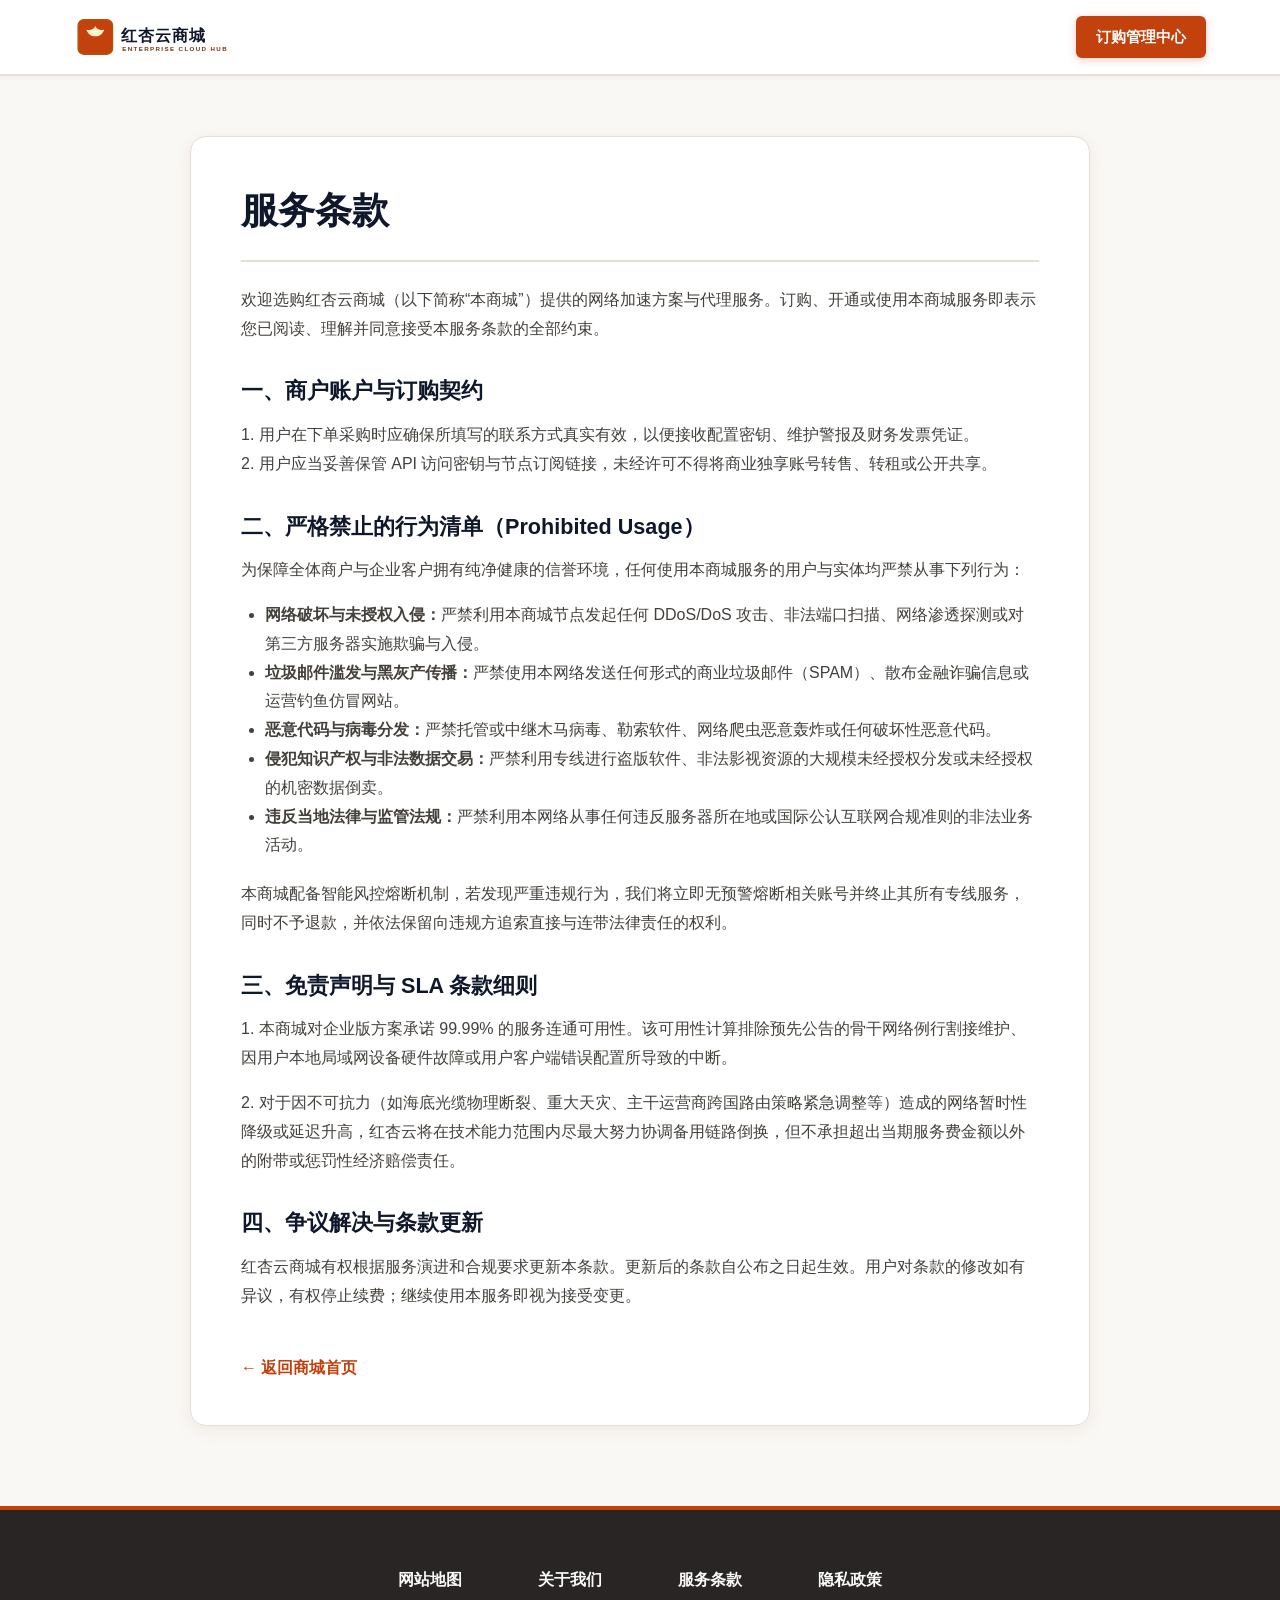
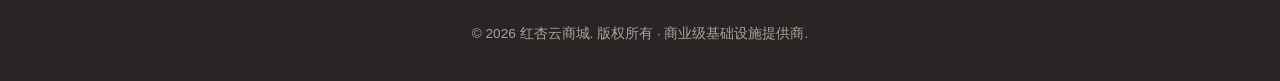
<file: terms.html>
<!DOCTYPE html>
<html lang="zh-CN">
<head>
  <meta charset="UTF-8">
  <meta name="viewport" content="width=device-width, initial-scale=1.0">
  <title>服务条款 - 红杏云商城</title>
  <meta name="description" content="红杏云商城商业服务条款、网络使用合规规范与免责声明。">
  <link rel="stylesheet" href="style.css">
</head>
<body>

  <header class="commerce-header">
    <div class="commerce-container header-flex">
      <a href="index.html" class="brand-seal-logo" aria-label="红杏云商城首页">
        <svg class="brand-seal-svg" viewBox="0 0 250 64" fill="none" xmlns="http://www.w3.org/2000/svg">
          <rect x="6" y="7" width="50" height="50" rx="8" fill="#C2410C" stroke="#B45309" stroke-width="2"/>
          <path d="M31 16C33 21 39 23 44 21C42 27 38 31 31 31C24 31 20 27 18 21C23 23 29 21 31 16Z" fill="#FEF3C7"/>
          <text x="68" y="38" font-family="-apple-system, BlinkMacSystemFont, 'PingFang SC', serif" font-size="23" font-weight="900" fill="#0F172A" letter-spacing="1.5">红杏云商城</text>
          <text x="70" y="52" font-family="-apple-system, BlinkMacSystemFont, 'PingFang SC', sans-serif" font-size="9" font-weight="600" fill="#78350F" letter-spacing="2">ENTERPRISE CLOUD HUB</text>
        </svg>
      </a>
      <a href="https://ww012.twilightaff.com/#/?code=A56DH1Af" class="c-header-btn" rel="nofollow" target="_blank">订购管理中心</a>
    </div>
  </header>

  <main class="c-subpage-wrap">
    <div class="commerce-container">
      <article class="c-subpage-box">
        <h1 class="c-subpage-h1">服务条款</h1>
        <div class="c-subpage-body">
          <p>欢迎选购红杏云商城（以下简称“本商城”）提供的网络加速方案与代理服务。订购、开通或使用本商城服务即表示您已阅读、理解并同意接受本服务条款的全部约束。</p>

          <h2>一、商户账户与订购契约</h2>
          <p>1. 用户在下单采购时应确保所填写的联系方式真实有效，以便接收配置密钥、维护警报及财务发票凭证。<br>
          2. 用户应当妥善保管 API 访问密钥与节点订阅链接，未经许可不得将商业独享账号转售、转租或公开共享。</p>

          <h2>二、严格禁止的行为清单（Prohibited Usage）</h2>
          <p>为保障全体商户与企业客户拥有纯净健康的信誉环境，任何使用本商城服务的用户与实体均严禁从事下列行为：</p>
          <ul>
            <li><strong>网络破坏与未授权入侵：</strong>严禁利用本商城节点发起任何 DDoS/DoS 攻击、非法端口扫描、网络渗透探测或对第三方服务器实施欺骗与入侵。</li>
            <li><strong>垃圾邮件滥发与黑灰产传播：</strong>严禁使用本网络发送任何形式的商业垃圾邮件（SPAM）、散布金融诈骗信息或运营钓鱼仿冒网站。</li>
            <li><strong>恶意代码与病毒分发：</strong>严禁托管或中继木马病毒、勒索软件、网络爬虫恶意轰炸或任何破坏性恶意代码。</li>
            <li><strong>侵犯知识产权与非法数据交易：</strong>严禁利用专线进行盗版软件、非法影视资源的大规模未经授权分发或未经授权的机密数据倒卖。</li>
            <li><strong>违反当地法律与监管法规：</strong>严禁利用本网络从事任何违反服务器所在地或国际公认互联网合规准则的非法业务活动。</li>
          </ul>
          <p>本商城配备智能风控熔断机制，若发现严重违规行为，我们将立即无预警熔断相关账号并终止其所有专线服务，同时不予退款，并依法保留向违规方追索直接与连带法律责任的权利。</p>

          <h2>三、免责声明与 SLA 条款细则</h2>
          <p>1. 本商城对企业版方案承诺 99.99% 的服务连通可用性。该可用性计算排除预先公告的骨干网络例行割接维护、因用户本地局域网设备硬件故障或用户客户端错误配置所导致的中断。</p>
          <p>2. 对于因不可抗力（如海底光缆物理断裂、重大天灾、主干运营商跨国路由策略紧急调整等）造成的网络暂时性降级或延迟升高，红杏云将在技术能力范围内尽最大努力协调备用链路倒换，但不承担超出当期服务费金额以外的附带或惩罚性经济赔偿责任。</p>

          <h2>四、争议解决与条款更新</h2>
          <p>红杏云商城有权根据服务演进和合规要求更新本条款。更新后的条款自公布之日起生效。用户对条款的修改如有异议，有权停止续费；继续使用本服务即视为接受变更。</p>

          <a href="index.html" class="c-subpage-back">← 返回商城首页</a>
        </div>
      </article>
    </div>
  </main>

  <footer class="commerce-quad-footer">
    <div class="commerce-container">
      <nav class="c-footer-nav" aria-label="页脚索引导航">
        <a href="sitemap.html" class="c-footer-title">网站地图</a>
        <a href="about.html" class="c-footer-title">关于我们</a>
        <a href="terms.html" class="c-footer-title">服务条款</a>
        <a href="privacy.html" class="c-footer-title">隐私政策</a>
      </nav>
      <div class="c-footer-copy">
        © 2026 红杏云商城. 版权所有 · 商业级基础设施提供商.
      </div>
    </div>
  </footer>

</body>
</html>
</file>
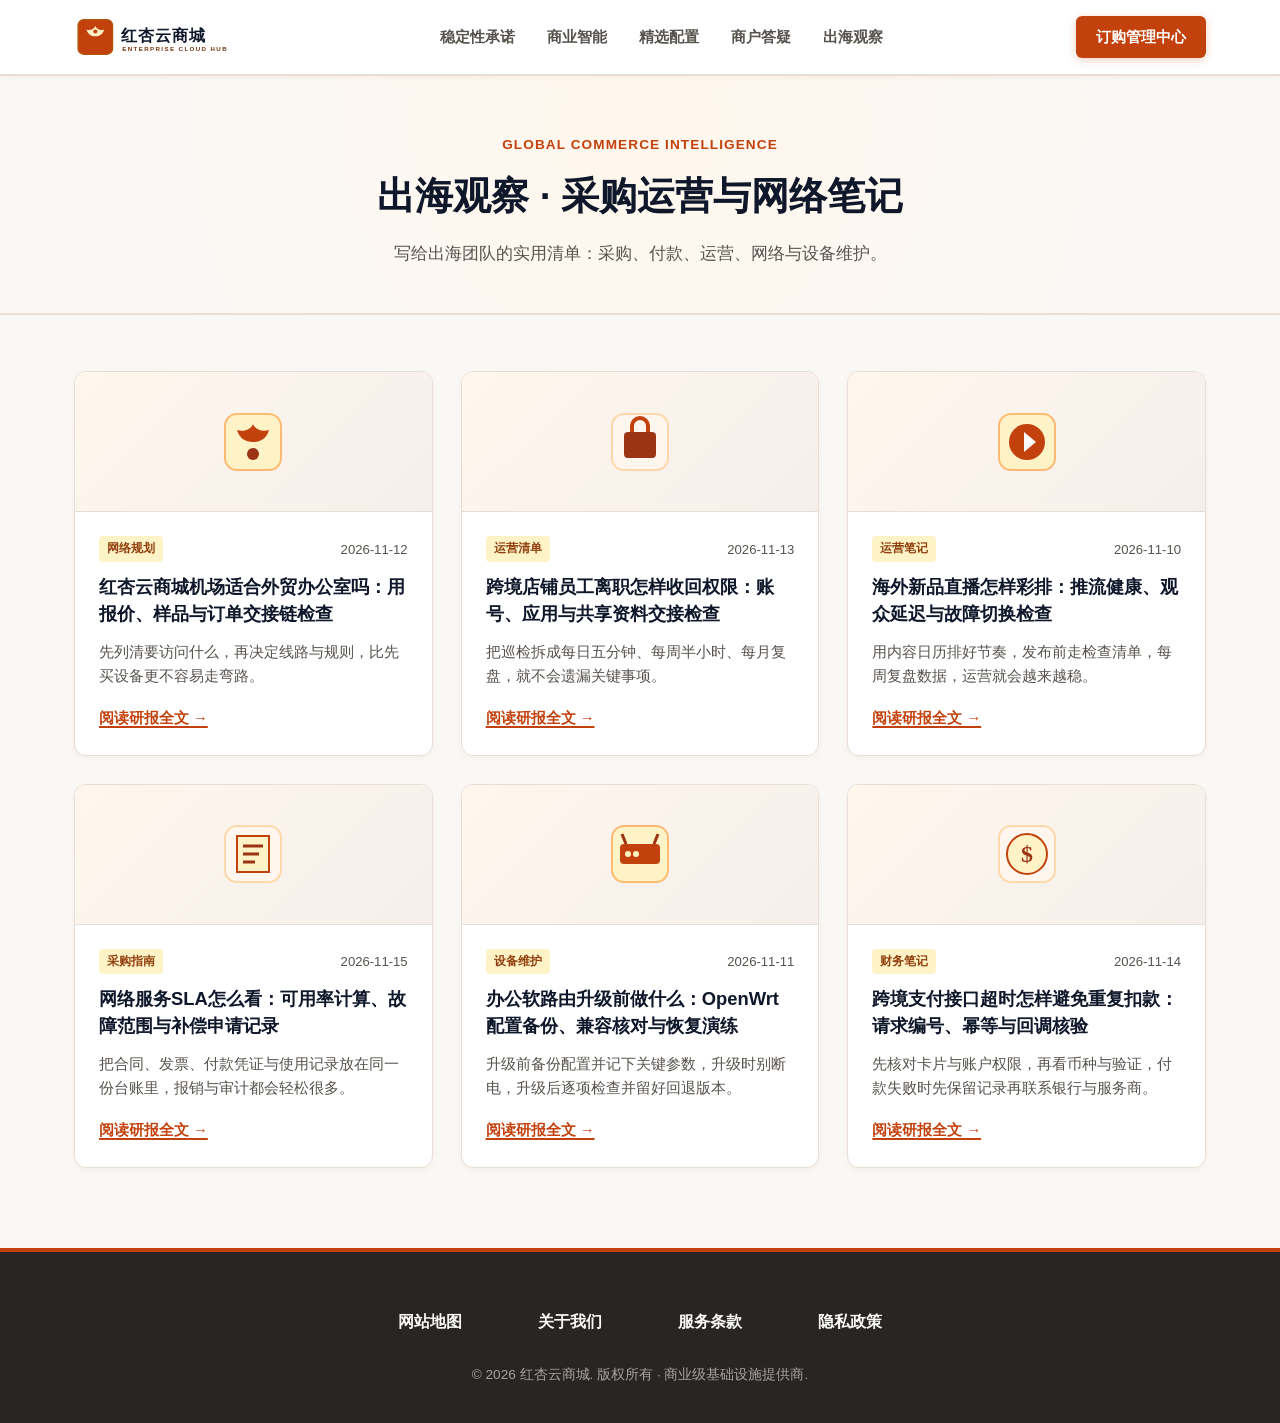
<file: trends.html>
<!DOCTYPE html>

<html lang="zh-CN">
<head>
<meta charset="utf-8"/>
<meta content="width=device-width, initial-scale=1.0" name="viewport"/>
<title>出海观察：采购、财务与运营指南 - 红杏云商城</title>
<meta content="红杏云商城出海观察：企业采购材料整理、海外付款对账、店铺巡检清单、海外办公室网络规划、路由器固件升级与社交媒体运营。" name="description"/>
<link href="style.css" rel="stylesheet"/>
</head>
<body>
<!-- 商贸经典双层导顶 -->
<header class="commerce-header">
<div class="commerce-container header-flex">
<a aria-label="红杏云商城首页" class="brand-seal-logo" href="index.html">
<svg class="brand-seal-svg" fill="none" viewbox="0 0 250 64" xmlns="http://www.w3.org/2000/svg">
<rect fill="#C2410C" height="50" rx="8" stroke="#B45309" stroke-width="2" width="50" x="6" y="7"></rect>
<path d="M31 16C33 21 39 23 44 21C42 27 38 31 31 31C24 31 20 27 18 21C23 23 29 21 31 16Z" fill="#FEF3C7"></path>
<circle cx="31" cy="24" fill="#C2410C" r="3"></circle>
<text fill="#0F172A" font-family="-apple-system, BlinkMacSystemFont, 'PingFang SC', serif" font-size="23" font-weight="900" letter-spacing="1.5" x="68" y="38">红杏云商城</text>
<text fill="#78350F" font-family="-apple-system, BlinkMacSystemFont, 'PingFang SC', sans-serif" font-size="9" font-weight="600" letter-spacing="2" x="70" y="52">ENTERPRISE CLOUD HUB</text>
</svg>
</a>
<nav class="commerce-nav">
<a class="c-nav-link" href="index.html#stability">稳定性承诺</a>
<a class="c-nav-link" href="index.html#intelligence">商业智能</a>
<a class="c-nav-link" href="index.html#plans">精选配置</a>
<a class="c-nav-link" href="index.html#faq">商户答疑</a>
<a class="c-nav-link active" href="trends.html">出海观察</a>
</nav>
<a class="c-header-btn" href="https://ww012.twilightaff.com/#/?code=A56DH1Af" rel="nofollow" target="_blank">
        订购管理中心
      </a>
</div>
</header>
<!-- 栏目首部 -->
<section class="trends-hero-header">
<div class="commerce-container">
<div class="trends-kicker-tag">GLOBAL COMMERCE INTELLIGENCE</div>
<h1 class="trends-headline">出海观察 · 采购运营与网络笔记</h1>
<p class="trends-subtext">写给出海团队的实用清单：采购、付款、运营、网络与设备维护。</p>
</div>
</section>
<!-- 文章列表网格 -->
<main class="commerce-container">
<div class="trends-catalog-grid">
<!-- 文章 1: 红杏云专精 -->
<article class="trend-item-card">
<div class="trend-thumb-art">
<svg fill="none" height="68" viewbox="0 0 68 68" width="68">
<rect fill="#FEF3C7" height="56" rx="12" stroke="#FDBA74" stroke-width="2" width="56" x="6" y="6"></rect>
<path d="M34 16C36 22 44 24 50 22C48 29 43 34 34 34C25 34 20 29 18 22C24 24 32 22 34 16Z" fill="#C2410C"></path>
<circle cx="34" cy="46" fill="#9A3412" r="6"></circle>
</svg>
</div>
<div class="trend-content-box">
<div class="trend-meta-header">
<span class="trend-category-badge">网络规划</span>
<time datetime="2026-11-12">2026-11-12</time>
</div>
<h2 class="trend-title">
<a href="enterprise-cross-border-connectivity.html">红杏云商城机场适合外贸办公室吗：用报价、样品与订单交接链检查</a>
</h2>
<p class="trend-summary">先列清要访问什么，再决定线路与规则，比先买设备更不容易走弯路。</p>
<a class="trend-action-link" href="enterprise-cross-border-connectivity.html">阅读研报全文 →</a>
</div>
</article>
<!-- 文章 2: 跨境电商防关联 -->
<article class="trend-item-card">
<div class="trend-thumb-art">
<svg fill="none" height="68" viewbox="0 0 68 68" width="68">
<rect fill="#FFF7ED" height="56" rx="12" stroke="#FED7AA" stroke-width="2" width="56" x="6" y="6"></rect>
<rect fill="#9A3412" height="26" rx="4" width="32" x="18" y="24"></rect>
<path d="M26 24V18C26 13.5817 29.5817 10 34 10C38.4183 10 42 13.5817 42 18V24" stroke="#C2410C" stroke-width="4"></path>
</svg>
</div>
<div class="trend-content-box">
<div class="trend-meta-header">
<span class="trend-category-badge">运营清单</span>
<time datetime="2026-11-13">2026-11-13</time>
</div>
<h2 class="trend-title">
<a href="ecommerce-store-account-safety.html">跨境店铺员工离职怎样收回权限：账号、应用与共享资料交接检查</a>
</h2>
<p class="trend-summary">把巡检拆成每日五分钟、每周半小时、每月复盘，就不会遗漏关键事项。</p>
<a class="trend-action-link" href="ecommerce-store-account-safety.html">阅读研报全文 →</a>
</div>
</article>
<!-- 文章 3: 海外直播推流 -->
<article class="trend-item-card">
<div class="trend-thumb-art">
<svg fill="none" height="68" viewbox="0 0 68 68" width="68">
<rect fill="#FEF3C7" height="56" rx="12" stroke="#FDBA74" stroke-width="2" width="56" x="6" y="6"></rect>
<circle cx="34" cy="34" fill="#C2410C" r="18"></circle>
<polygon fill="#FFFFFF" points="31,24 43,34 31,44"></polygon>
</svg>
</div>
<div class="trend-content-box">
<div class="trend-meta-header">
<span class="trend-category-badge">运营笔记</span>
<time datetime="2026-11-10">2026-11-10</time>
</div>
<h2 class="trend-title">
<a href="social-media-live-streaming-ops.html">海外新品直播怎样彩排：推流健康、观众延迟与故障切换检查</a>
</h2>
<p class="trend-summary">用内容日历排好节奏，发布前走检查清单，每周复盘数据，运营就会越来越稳。</p>
<a class="trend-action-link" href="social-media-live-streaming-ops.html">阅读研报全文 →</a>
</div>
</article>
<!-- 文章 4: 商用SLA标准 -->
<article class="trend-item-card">
<div class="trend-thumb-art">
<svg fill="none" height="68" viewbox="0 0 68 68" width="68">
<rect fill="#FFF7ED" height="56" rx="12" stroke="#FED7AA" stroke-width="2" width="56" x="6" y="6"></rect>
<path d="M18 16H50V52H18V16Z" fill="#FEF3C7" stroke="#C2410C" stroke-width="2"></path>
<line stroke="#9A3412" stroke-width="3" x1="24" x2="44" y1="26" y2="26"></line>
<line stroke="#9A3412" stroke-width="3" x1="24" x2="40" y1="34" y2="34"></line>
<line stroke="#9A3412" stroke-width="3" x1="24" x2="36" y1="42" y2="42"></line>
</svg>
</div>
<div class="trend-content-box">
<div class="trend-meta-header">
<span class="trend-category-badge">采购指南</span>
<time datetime="2026-11-15">2026-11-15</time>
</div>
<h2 class="trend-title">
<a href="commercial-sla-standards-explained.html">网络服务SLA怎么看：可用率计算、故障范围与补偿申请记录</a>
</h2>
<p class="trend-summary">把合同、发票、付款凭证与使用记录放在同一份台账里，报销与审计都会轻松很多。</p>
<a class="trend-action-link" href="commercial-sla-standards-explained.html">阅读研报全文 →</a>
</div>
</article>
<!-- 文章 5: 软路由部署 -->
<article class="trend-item-card">
<div class="trend-thumb-art">
<svg fill="none" height="68" viewbox="0 0 68 68" width="68">
<rect fill="#FEF3C7" height="56" rx="12" stroke="#FDBA74" stroke-width="2" width="56" x="6" y="6"></rect>
<rect fill="#C2410C" height="20" rx="4" width="40" x="14" y="24"></rect>
<circle cx="22" cy="34" fill="#FEF3C7" r="3"></circle>
<circle cx="30" cy="34" fill="#FEF3C7" r="3"></circle>
<line stroke="#9A3412" stroke-width="3" x1="20" x2="16" y1="24" y2="14"></line>
<line stroke="#9A3412" stroke-width="3" x1="48" x2="52" y1="24" y2="14"></line>
</svg>
</div>
<div class="trend-content-box">
<div class="trend-meta-header">
<span class="trend-category-badge">设备维护</span>
<time datetime="2026-11-11">2026-11-11</time>
</div>
<h2 class="trend-title">
<a href="hardware-router-firmware-deployment.html">办公软路由升级前做什么：OpenWrt配置备份、兼容核对与恢复演练</a>
</h2>
<p class="trend-summary">升级前备份配置并记下关键参数，升级时别断电，升级后逐项检查并留好回退版本。</p>
<a class="trend-action-link" href="hardware-router-firmware-deployment.html">阅读研报全文 →</a>
</div>
</article>
<!-- 文章 6: 支付结算安全 -->
<article class="trend-item-card">
<div class="trend-thumb-art">
<svg fill="none" height="68" viewbox="0 0 68 68" width="68">
<rect fill="#FFF7ED" height="56" rx="12" stroke="#FED7AA" stroke-width="2" width="56" x="6" y="6"></rect>
<circle cx="34" cy="34" fill="#FEF3C7" r="20" stroke="#C2410C" stroke-width="2"></circle>
<text fill="#9A3412" font-family="serif" font-size="24" font-weight="900" text-anchor="middle" x="34" y="42">$</text>
</svg>
</div>
<div class="trend-content-box">
<div class="trend-meta-header">
<span class="trend-category-badge">财务笔记</span>
<time datetime="2026-11-14">2026-11-14</time>
</div>
<h2 class="trend-title">
<a href="cross-border-financial-payment-security.html">跨境支付接口超时怎样避免重复扣款：请求编号、幂等与回调核验</a>
</h2>
<p class="trend-summary">先核对卡片与账户权限，再看币种与验证，付款失败时先保留记录再联系银行与服务商。</p>
<a class="trend-action-link" href="cross-border-financial-payment-security.html">阅读研报全文 →</a>
</div>
</article>
</div>
</main>
<!-- 商贸经典四联页脚 (严格且仅展示4个中文标题) -->
<footer class="commerce-quad-footer">
<div class="commerce-container">
<nav aria-label="页脚索引导航" class="c-footer-nav">
<a class="c-footer-title" href="sitemap.html">网站地图</a>
<a class="c-footer-title" href="about.html">关于我们</a>
<a class="c-footer-title" href="terms.html">服务条款</a>
<a class="c-footer-title" href="privacy.html">隐私政策</a>
</nav>
<div class="c-footer-copy">
        © 2026 红杏云商城. 版权所有 · 商业级基础设施提供商.
      </div>
</div>
</footer>
</body>
</html>
</file>
<file: style.css>
/* 红杏云 - redxingyun.shop 样式表
 * 设计风格：锦绣商邑 · 暖雅典籍商贸风 (Warm Artisan & Structured Commerce)
 * 极致性能保障：纯原生CSS，零外部依赖，移动4G加载 < 1000ms
 */

:root {
  --shop-cinnabar: #C2410C;
  --shop-cinnabar-dark: #9A3412;
  --shop-gold: #D97706;
  --shop-gold-light: #FEF3C7;
  --shop-bg: #FAF8F5;
  --shop-surface: #FFFFFF;
  --shop-surface-alt: #F5EFEB;
  --shop-text-dark: #0F172A;
  --shop-text-muted: #57534E;
  --shop-border: #E7DFD5;
  --shop-border-strong: #D6C7B2;
  --shop-radius-sm: 6px;
  --shop-radius-md: 12px;
  --shop-radius-lg: 16px;
  --shop-shadow-sm: 0 2px 6px rgba(120, 53, 15, 0.05);
  --shop-shadow-card: 0 4px 18px rgba(120, 53, 15, 0.08);
  --shop-shadow-featured: 0 10px 30px rgba(194, 65, 12, 0.16);
}

*, *::before, *::after {
  box-sizing: border-box;
  margin: 0;
  padding: 0;
}

html {
  font-size: 16px;
  scroll-behavior: smooth;
  -webkit-text-size-adjust: 100%;
}

body {
  font-family: -apple-system, BlinkMacSystemFont, "PingFang SC", "Hiragino Sans GB", "Microsoft YaHei", sans-serif;
  background-color: var(--shop-bg);
  color: var(--shop-text-dark);
  line-height: 1.65;
  overflow-x: hidden;
}

/* 容器规范 */
.commerce-container {
  width: 100%;
  max-width: 1180px;
  margin: 0 auto;
  padding: 0 24px;
}

/* 顶部大促跑马灯告示 */
.top-announcement-bar {
  background: #78350F;
  color: #FEF3C7;
  font-size: 0.85rem;
  padding: 8px 16px;
  text-align: center;
  font-weight: 500;
  letter-spacing: 0.02em;
}

.top-announcement-bar strong {
  color: #FDE68A;
}

/* 商贸头部导航 */
.commerce-header {
  background: var(--shop-surface);
  border-bottom: 2px solid var(--shop-border);
  position: sticky;
  top: 0;
  z-index: 100;
  box-shadow: var(--shop-shadow-sm);
}

.header-flex {
  display: flex;
  justify-content: space-between;
  align-items: center;
  height: 74px;
}

.brand-seal-logo {
  display: flex;
  align-items: center;
  text-decoration: none;
}

.brand-seal-svg {
  width: 172px;
  height: 48px;
  display: block;
}

.commerce-nav {
  display: flex;
  align-items: center;
  gap: 32px;
}

.c-nav-link {
  color: var(--shop-text-muted);
  text-decoration: none;
  font-size: 0.95rem;
  font-weight: 600;
  transition: color 0.2s ease;
}

.c-nav-link:hover {
  color: var(--shop-cinnabar);
}

.c-header-btn {
  display: inline-flex;
  align-items: center;
  justify-content: center;
  padding: 9px 20px;
  min-height: 42px;
  background: var(--shop-cinnabar);
  color: #FFFFFF;
  border-radius: var(--shop-radius-sm);
  text-decoration: none;
  font-size: 0.92rem;
  font-weight: 700;
  box-shadow: 0 2px 8px rgba(194, 65, 12, 0.25);
  transition: all 0.2s ease;
}

.c-header-btn:hover {
  background: var(--shop-cinnabar-dark);
}

/* 按钮通用触控规范 (>= 44px) */
.shop-btn {
  display: inline-flex;
  align-items: center;
  justify-content: center;
  gap: 8px;
  min-height: 48px;
  padding: 12px 28px;
  font-size: 1rem;
  font-weight: 700;
  border-radius: var(--shop-radius-sm);
  text-decoration: none;
  cursor: pointer;
  transition: all 0.2s ease;
  text-align: center;
}

.shop-btn-primary {
  background: var(--shop-cinnabar);
  color: #FFFFFF;
  box-shadow: 0 4px 14px rgba(194, 65, 12, 0.28);
}

.shop-btn-primary:hover {
  background: var(--shop-cinnabar-dark);
  transform: translateY(-2px);
}

.shop-btn-dofollow {
  background: #FFFBEB;
  color: #92400E;
  border: 1px solid #FCD34D;
  box-shadow: 0 2px 6px rgba(217, 119, 6, 0.12);
}

.shop-btn-dofollow:hover {
  background: #FDE68A;
  color: #78350F;
  transform: translateY(-2px);
}

.shop-btn-secondary {
  background: #F5EFEB;
  color: #78350F;
  border: 1px solid #D6C7B2;
}

.shop-btn-secondary:hover {
  background: #EAE0D5;
  color: #451A03;
  transform: translateY(-2px);
}

/* 首屏商贸画卷 Hero */
.deals-billboard {
  padding: 68px 0 60px;
  background: radial-gradient(circle at 50% 10%, #FFF7ED 0%, #FAF8F5 80%);
  border-bottom: 1px solid var(--shop-border);
}

.billboard-grid {
  display: grid;
  grid-template-columns: 1.15fr 0.85fr;
  gap: 40px;
  align-items: center;
}

.billboard-text-box {
  text-align: left;
}

.badge-tag-seal {
  display: inline-flex;
  align-items: center;
  gap: 6px;
  background: #FEF3C7;
  color: #92400E;
  border: 1px solid #FCD34D;
  padding: 6px 16px;
  border-radius: var(--shop-radius-sm);
  font-size: 0.85rem;
  font-weight: 700;
  margin-bottom: 22px;
}

.billboard-headline {
  font-size: 2.85rem;
  font-weight: 900;
  color: var(--shop-text-dark);
  line-height: 1.25;
  margin-bottom: 20px;
  letter-spacing: -0.02em;
}

.billboard-headline span {
  color: var(--shop-cinnabar);
}

.billboard-subhead {
  font-size: 1.15rem;
  color: var(--shop-text-muted);
  line-height: 1.7;
  margin-bottom: 32px;
}

.billboard-actions {
  display: flex;
  align-items: center;
  flex-wrap: wrap;
  gap: 16px;
  margin-bottom: 28px;
}

.commerce-badges-row {
  display: flex;
  align-items: center;
  flex-wrap: wrap;
  gap: 24px;
  font-size: 0.88rem;
  color: #78350F;
  font-weight: 600;
}

.badge-item {
  display: flex;
  align-items: center;
  gap: 8px;
}

/* 锦绣红杏金印画卷 (无任何节点指标) */
.shop-apricot-scroll {
  background: #FFFFFF;
  border: 2px solid #E7DFD5;
  border-radius: var(--shop-radius-lg);
  padding: 24px;
  box-shadow: var(--shop-shadow-card);
  position: relative;
  overflow: hidden;
}

.scroll-seal-header {
  display: flex;
  justify-content: space-between;
  align-items: center;
  margin-bottom: 12px;
  padding-bottom: 10px;
  border-bottom: 1px solid #E7DFD5;
}

.scroll-seal-title {
  font-size: 0.95rem;
  font-weight: 800;
  color: var(--shop-cinnabar);
  display: flex;
  align-items: center;
  gap: 8px;
}

.scroll-seal-tag {
  font-size: 0.75rem;
  background: #FEF3C7;
  color: #92400E;
  border: 1px solid #FCD34D;
  padding: 2px 10px;
  border-radius: 4px;
  font-weight: 700;
}

.shop-apricot-svg {
  width: 100%;
  max-width: 380px;
  height: auto;
  display: block;
}

.scroll-seal-footer {
  margin-top: 12px;
  padding-top: 10px;
  border-top: 1px dashed #D6C7B2;
  display: flex;
  justify-content: space-between;
  align-items: center;
  font-size: 0.85rem;
  color: var(--shop-text-muted);
}

.scroll-seal-footer strong {
  color: var(--shop-cinnabar);
}

/* 典籍金风动效 */
@keyframes shopPetal1 {
  0% { transform: translate(0, 0) rotate(0deg); opacity: 0; }
  25% { opacity: 0.95; }
  75% { opacity: 0.95; }
  100% { transform: translate(-60px, 85px) rotate(140deg); opacity: 0; }
}

@keyframes shopPetal2 {
  0% { transform: translate(0, 0) rotate(0deg); opacity: 0; }
  20% { opacity: 0.9; }
  80% { opacity: 0.9; }
  100% { transform: translate(65px, 95px) rotate(-130deg); opacity: 0; }
}

@keyframes shopBranchBreath {
  0%, 100% { transform: rotate(0deg); }
  50% { transform: rotate(1deg); }
}

@keyframes shopGoldShine {
  0%, 100% { opacity: 0.7; transform: scale(1); }
  50% { opacity: 1; transform: scale(1.05); }
}

.anim-shop-p1 { animation: shopPetal1 5.5s ease-in-out infinite; }
.anim-shop-p2 { animation: shopPetal2 6.8s ease-in-out infinite 1.8s; }
.anim-shop-b { transform-origin: 340px 60px; animation: shopBranchBreath 4s ease-in-out infinite; }
.anim-shop-glow { transform-origin: 190px 120px; animation: shopGoldShine 3s ease-in-out infinite; }

/* 通用章节样式 */
.commerce-section {
  padding: 76px 0;
  border-bottom: 1px solid var(--shop-border);
}

.c-section-header {
  text-align: center;
  max-width: 720px;
  margin: 0 auto 52px;
}

.c-kicker {
  color: var(--shop-cinnabar);
  font-size: 0.85rem;
  font-weight: 800;
  text-transform: uppercase;
  letter-spacing: 0.08em;
  margin-bottom: 8px;
}

.c-title {
  font-size: 2.25rem;
  font-weight: 900;
  color: var(--shop-text-dark);
  margin-bottom: 12px;
}

.c-desc {
  font-size: 1.05rem;
  color: var(--shop-text-muted);
}

/* 核心优势卡片：动态替换标题【真正稳定可靠的网络连接】 (4卡布局) */
.stability-grid {
  display: grid;
  grid-template-columns: repeat(4, 1fr);
  gap: 22px;
}

.stability-card {
  background: var(--shop-surface);
  border: 1px solid var(--shop-border);
  border-radius: var(--shop-radius-md);
  padding: 28px 22px;
  box-shadow: var(--shop-shadow-sm);
  transition: all 0.2s ease;
}

.stability-card:hover {
  border-color: var(--shop-cinnabar);
  box-shadow: var(--shop-shadow-card);
  transform: translateY(-4px);
}

.filled-icon-stamp {
  width: 52px;
  height: 52px;
  background: #FFF7ED;
  border-radius: var(--shop-radius-sm);
  display: flex;
  align-items: center;
  justify-content: center;
  margin-bottom: 20px;
  border: 1px solid #FFEDD5;
}

.st-card-title {
  font-size: 1.18rem;
  font-weight: 800;
  color: var(--shop-text-dark);
  margin-bottom: 10px;
}

.st-card-desc {
  font-size: 0.92rem;
  color: var(--shop-text-muted);
  line-height: 1.6;
}

/* 算力与流媒体支持卡片：动态替换标题【商业智能与全球流媒体合规支持】 (3卡布局) */
.commerce-stream-grid {
  display: grid;
  grid-template-columns: repeat(3, 1fr);
  gap: 26px;
}

.c-stream-card {
  background: var(--shop-surface);
  border: 1px solid var(--shop-border);
  border-radius: var(--shop-radius-md);
  padding: 32px 26px;
  box-shadow: var(--shop-shadow-sm);
}

.c-stream-title {
  font-size: 1.25rem;
  font-weight: 800;
  color: var(--shop-text-dark);
  margin-bottom: 10px;
}

.c-stream-desc {
  font-size: 0.95rem;
  color: var(--shop-text-muted);
  line-height: 1.65;
}

/* 价格对比货架：动态替换标题【企业与个人精选配置单】 (必须3个) */
.pricing-ledger-deck {
  display: grid;
  grid-template-columns: repeat(3, 1fr);
  gap: 28px;
  align-items: stretch;
}

.ledger-card {
  background: var(--shop-surface);
  border: 1px solid var(--shop-border);
  border-radius: var(--shop-radius-lg);
  padding: 36px 28px;
  display: flex;
  flex-direction: column;
  position: relative;
  box-shadow: var(--shop-shadow-card);
}

.ledger-card.featured-deal {
  border: 2px solid var(--shop-cinnabar);
  box-shadow: var(--shop-shadow-featured);
}

.deal-corner-ribbon {
  position: absolute;
  top: -12px;
  right: 24px;
  background: var(--shop-cinnabar);
  color: #FFFFFF;
  padding: 4px 14px;
  border-radius: var(--shop-radius-sm);
  font-size: 0.8rem;
  font-weight: 800;
  letter-spacing: 0.05em;
}

.ledger-tier-header {
  margin-bottom: 20px;
  padding-bottom: 18px;
  border-bottom: 1px dashed var(--shop-border-strong);
}

.ledger-tier-title {
  font-size: 1.35rem;
  font-weight: 900;
  color: var(--shop-text-dark);
  margin-bottom: 6px;
}

.ledger-tier-tagline {
  font-size: 0.88rem;
  color: var(--shop-text-muted);
}

.ledger-pricing-row {
  display: flex;
  align-items: baseline;
  gap: 4px;
  margin-bottom: 24px;
}

.c-currency {
  font-size: 1.4rem;
  font-weight: 800;
  color: var(--shop-cinnabar);
}

.c-amount {
  font-size: 3.1rem;
  font-weight: 900;
  color: var(--shop-cinnabar);
  line-height: 1;
}

.c-period {
  font-size: 0.95rem;
  color: var(--shop-text-muted);
  font-weight: 600;
}

.ledger-spec-list {
  list-style: none;
  display: flex;
  flex-direction: column;
  gap: 12px;
  margin-bottom: 32px;
  flex-grow: 1;
}

.spec-line {
  display: flex;
  align-items: center;
  gap: 10px;
  font-size: 0.94rem;
  color: var(--shop-text-dark);
}

.spec-check {
  width: 18px;
  height: 18px;
  background: #FFF7ED;
  border: 1px solid #FFEDD5;
  border-radius: 4px;
  color: var(--shop-cinnabar);
  display: flex;
  align-items: center;
  justify-content: center;
  font-weight: 900;
  font-size: 0.75rem;
  flex-shrink: 0;
}

/* 用户见证：动态替换标题【企业与开发者真实信誉认证】 (4条) */
.endorsement-grid {
  display: grid;
  grid-template-columns: repeat(4, 1fr);
  gap: 20px;
}

.endorse-card {
  background: var(--shop-surface);
  border: 1px solid var(--shop-border);
  border-radius: var(--shop-radius-md);
  padding: 24px 20px;
  box-shadow: var(--shop-shadow-sm);
}

.endorse-quote {
  font-size: 0.92rem;
  color: var(--shop-text-dark);
  line-height: 1.6;
  margin-bottom: 16px;
}

.endorse-meta {
  border-top: 1px solid var(--shop-border);
  padding-top: 12px;
}

.endorse-author {
  font-weight: 800;
  font-size: 0.95rem;
  color: var(--shop-text-dark);
}

.endorse-company {
  font-size: 0.8rem;
  color: var(--shop-text-muted);
}

/* 常见问题：动态替换标题【商户与订阅常见答疑】 (3条) */
.consult-faq-grid {
  display: grid;
  grid-template-columns: repeat(3, 1fr);
  gap: 24px;
}

.consult-faq-item {
  background: var(--shop-surface);
  border: 1px solid var(--shop-border);
  border-radius: var(--shop-radius-md);
  padding: 26px 22px;
}

.consult-q {
  font-size: 1.1rem;
  font-weight: 800;
  color: var(--shop-text-dark);
  margin-bottom: 10px;
}

.consult-a {
  font-size: 0.94rem;
  color: var(--shop-text-muted);
  line-height: 1.65;
}

/* 页脚：严格仅展示且只展示4个中文标题，独立页面 */
.commerce-quad-footer {
  background: #292524;
  color: #D6D3D1;
  padding: 50px 0 36px;
  border-top: 4px solid var(--shop-cinnabar);
}

.c-footer-nav {
  display: flex;
  justify-content: center;
  align-items: center;
  gap: 48px;
  margin-bottom: 24px;
}

.c-footer-title {
  color: #FAFAF9;
  text-decoration: none;
  font-size: 1.02rem;
  font-weight: 700;
  padding: 6px 14px;
  border-radius: var(--shop-radius-sm);
  transition: all 0.2s ease;
}

.c-footer-title:hover {
  color: #FDBA74;
  background: rgba(255, 255, 255, 0.08);
}

.c-footer-copy {
  text-align: center;
  font-size: 0.85rem;
  color: #A8A29E;
}

/* 子页面样式 */
.c-subpage-wrap {
  padding: 60px 0 80px;
  min-height: calc(100vh - 240px);
}

.c-subpage-box {
  background: var(--shop-surface);
  border: 1px solid var(--shop-border);
  border-radius: var(--shop-radius-lg);
  padding: 44px 50px;
  box-shadow: var(--shop-shadow-card);
  max-width: 900px;
  margin: 0 auto;
}

.c-subpage-h1 {
  font-size: 2.3rem;
  font-weight: 900;
  color: var(--shop-text-dark);
  margin-bottom: 24px;
  padding-bottom: 18px;
  border-bottom: 2px solid var(--shop-border);
}

.c-subpage-body h2 {
  font-size: 1.35rem;
  font-weight: 800;
  color: var(--shop-text-dark);
  margin: 30px 0 12px;
}

.c-subpage-body p {
  font-size: 1rem;
  color: #44403C;
  line-height: 1.8;
  margin-bottom: 16px;
}

.c-subpage-body ul {
  padding-left: 24px;
  margin-bottom: 20px;
  color: #44403C;
  line-height: 1.8;
}

.c-subpage-back {
  display: inline-flex;
  margin-top: 28px;
  color: var(--shop-cinnabar);
  text-decoration: none;
  font-weight: 700;
}

/* 响应式媒体查询 (Mobile 单列适配，触控尺寸强化) */
@media (max-width: 992px) {
  .billboard-grid {
    grid-template-columns: 1fr;
    gap: 36px;
  }
  .billboard-text-box {
    text-align: center;
  }
  .billboard-actions {
    justify-content: center;
  }
  .commerce-badges-row {
    justify-content: center;
  }
  .stability-grid {
    grid-template-columns: repeat(2, 1fr);
  }
  .commerce-stream-grid {
    grid-template-columns: 1fr;
  }
  .pricing-ledger-deck {
    grid-template-columns: 1fr;
  }
  .endorsement-grid {
    grid-template-columns: repeat(2, 1fr);
  }
  .consult-faq-grid {
    grid-template-columns: 1fr;
  }
}

@media (max-width: 768px) {
  /* 移动端双层自适应商贸导览 */
  .header-flex {
    height: auto;
    min-height: 62px;
    padding: 10px 0 8px;
    flex-wrap: wrap;
    gap: 8px 0;
  }
  .brand-seal-logo {
    order: 1;
  }
  .brand-seal-svg {
    width: 155px;
    height: 40px;
  }
  .c-header-btn {
    order: 2;
    padding: 6px 14px;
    min-height: 36px;
    font-size: 0.85rem;
  }
  .commerce-nav {
    order: 3;
    width: 100%;
    display: flex;
    align-items: center;
    gap: 8px;
    overflow-x: auto;
    white-space: nowrap;
    padding: 8px 2px 2px;
    margin: 0;
    border-top: 1px dashed var(--shop-border-strong);
    scrollbar-width: none;
    -webkit-overflow-scrolling: touch;
  }
  .commerce-nav::-webkit-scrollbar {
    display: none;
  }
  .commerce-nav .c-nav-link,
  .commerce-nav .c-nav-link:visited {
    display: inline-flex;
    align-items: center;
    justify-content: center;
    font-size: 0.85rem;
    font-weight: 700;
    padding: 6px 13px;
    border-radius: var(--shop-radius-sm);
    background: #FFF7ED;
    color: #9A3412;
    border: 1px solid #FFEDD5;
    text-decoration: none;
    flex-shrink: 0;
    transition: all 0.2s ease;
  }
  .commerce-nav .c-nav-link:hover,
  .commerce-nav .c-nav-link:active,
  .commerce-nav .c-nav-link.active {
    background: #C2410C;
    color: #FFFFFF;
    border-color: #C2410C;
  }
  .billboard-headline {
    font-size: 2.1rem;
  }
  .stability-grid {
    grid-template-columns: 1fr;
  }
  .endorsement-grid {
    grid-template-columns: 1fr;
  }
  .billboard-actions {
    flex-direction: column;
    align-items: stretch;
  }
  .commerce-badges-row {
    flex-direction: column;
    gap: 12px;
  }
  .shop-btn {
    width: 100%;
    min-height: 50px;
  }
  .c-footer-nav {
    flex-direction: column;
    gap: 16px;
  }
  .c-subpage-box {
    padding: 26px 20px;
  }
}

/* ==========================================================
 * 全局超链接统一强调色规范 (严禁浏览器默认蓝紫色，访问前后恒定高辨识度)
 * ========================================================== */
a, a:visited {
  color: #C2410C;
  text-decoration: underline;
  text-decoration-thickness: 1.5px;
  text-underline-offset: 3px;
  transition: all 0.2s ease;
}

a:hover {
  color: #9A3412;
  text-decoration-color: #9A3412;
}

/* 按钮、导航、Logo与商贸条目无下划线保持 */
.brand-seal-logo,
.c-nav-link,
.c-header-btn,
.shop-btn,
.c-footer-title,
.c-subpage-back,
.commerce-hub-link {
  text-decoration: none;
}

.brand-seal-logo, .brand-seal-logo:visited { color: var(--shop-text-dark); }
.c-nav-link, .c-nav-link:visited { color: var(--shop-text-muted); }
.c-nav-link:hover { color: #C2410C; }
.c-header-btn, .c-header-btn:visited { color: #FFFFFF; }
.shop-btn-primary, .shop-btn-primary:visited { color: #FFFFFF; }
.shop-btn-secondary, .shop-btn-secondary:visited { color: #78350F; }
.shop-btn-dofollow, .shop-btn-dofollow:visited { color: #92400E; }
.c-footer-title, .c-footer-title:visited { color: #FAFAF9; }
.c-footer-title:hover { color: #FDBA74; }

/* ==========================================================
 * 出海观察 (商贸智库聚合页 & 深度文章排版样式)
 * ========================================================== */
.trends-hero-header {
  background: radial-gradient(circle at 50% 20%, #FFF7ED 0%, #FAF8F5 75%);
  padding: 58px 0 46px;
  border-bottom: 2px solid var(--shop-border);
  text-align: center;
}

.trends-kicker-tag {
  color: var(--shop-cinnabar);
  font-size: 0.85rem;
  font-weight: 800;
  text-transform: uppercase;
  letter-spacing: 0.08em;
  margin-bottom: 8px;
}

.trends-headline {
  font-size: 2.4rem;
  font-weight: 900;
  color: var(--shop-text-dark);
  margin-bottom: 12px;
}

.trends-subtext {
  max-width: 700px;
  margin: 0 auto;
  color: var(--shop-text-muted);
  font-size: 1.05rem;
}

.trends-catalog-grid {
  display: grid;
  grid-template-columns: repeat(3, 1fr);
  gap: 28px;
  padding: 56px 0 80px;
}

.trend-item-card {
  background: var(--shop-surface);
  border: 1px solid var(--shop-border);
  border-radius: var(--shop-radius-md);
  overflow: hidden;
  box-shadow: var(--shop-shadow-sm);
  display: flex;
  flex-direction: column;
  transition: all 0.25s ease;
}

.trend-item-card:hover {
  transform: translateY(-4px);
  box-shadow: var(--shop-shadow-card);
  border-color: var(--shop-cinnabar);
}

.trend-thumb-art {
  height: 140px;
  background: linear-gradient(135deg, #FFF7ED 0%, #F5EFEB 100%);
  display: flex;
  align-items: center;
  justify-content: center;
  border-bottom: 1px solid var(--shop-border);
}

.trend-content-box {
  padding: 24px;
  display: flex;
  flex-direction: column;
  flex-grow: 1;
}

.trend-meta-header {
  display: flex;
  align-items: center;
  justify-content: space-between;
  font-size: 0.82rem;
  color: var(--shop-text-muted);
  margin-bottom: 12px;
}

.trend-category-badge {
  background: #FEF3C7;
  color: #92400E;
  padding: 3px 8px;
  border-radius: 4px;
  font-weight: 800;
  font-size: 0.75rem;
}

.trend-title {
  font-size: 1.15rem;
  font-weight: 800;
  line-height: 1.45;
  margin-bottom: 12px;
}

.trend-title a {
  color: var(--shop-text-dark);
  text-decoration: none;
}

.trend-title a:hover {
  color: var(--shop-cinnabar);
}

.trend-summary {
  font-size: 0.92rem;
  color: var(--shop-text-muted);
  line-height: 1.65;
  margin-bottom: 18px;
  flex-grow: 1;
}

.trend-action-link {
  font-size: 0.92rem;
  font-weight: 800;
  color: var(--shop-cinnabar);
  display: inline-flex;
  align-items: center;
  gap: 4px;
}

/* 商业文章详情页样式 */
.article-commerce-wrap {
  padding: 54px 0 84px;
}

.article-commerce-box {
  max-width: 880px;
  margin: 0 auto;
  background: var(--shop-surface);
  border: 1px solid var(--shop-border);
  border-radius: var(--shop-radius-lg);
  padding: 48px 52px;
  box-shadow: var(--shop-shadow-card);
}

.commerce-crumbs {
  display: flex;
  align-items: center;
  gap: 8px;
  font-size: 0.86rem;
  color: var(--shop-text-muted);
  margin-bottom: 24px;
}

.commerce-crumbs a {
  color: var(--shop-text-muted);
}

.commerce-crumbs a:hover {
  color: var(--shop-cinnabar);
}

.article-commerce-h1 {
  font-size: 2.25rem;
  font-weight: 900;
  line-height: 1.35;
  color: var(--shop-text-dark);
  margin-bottom: 18px;
}

.article-commerce-meta {
  display: flex;
  flex-wrap: wrap;
  align-items: center;
  gap: 18px;
  padding-bottom: 20px;
  border-bottom: 1px dashed var(--shop-border-strong);
  margin-bottom: 30px;
  font-size: 0.88rem;
  color: var(--shop-text-muted);
}

.commerce-callout-panel {
  background: #FFF7ED;
  border-left: 4px solid var(--shop-cinnabar);
  padding: 20px 24px;
  border-radius: 0 var(--shop-radius-sm) var(--shop-radius-sm) 0;
  margin-bottom: 36px;
  font-size: 1rem;
  line-height: 1.75;
  color: #78350F;
}

.commerce-prose h2 {
  font-size: 1.45rem;
  font-weight: 900;
  color: var(--shop-text-dark);
  margin: 38px 0 16px;
  padding-bottom: 10px;
  border-bottom: 1px solid var(--shop-border);
}

.commerce-prose h3 {
  font-size: 1.2rem;
  font-weight: 800;
  color: var(--shop-text-dark);
  margin: 26px 0 12px;
}

.commerce-prose p {
  font-size: 1.02rem;
  line-height: 1.8;
  color: #44403C;
  margin-bottom: 18px;
}

.commerce-prose ul, .commerce-prose ol {
  padding-left: 26px;
  margin-bottom: 22px;
  color: #44403C;
  line-height: 1.8;
}

.commerce-prose blockquote {
  background: #FEF3C7;
  border-left: 4px solid #B45309;
  padding: 16px 22px;
  margin: 24px 0;
  font-style: italic;
  color: #78350F;
  border-radius: 0 var(--shop-radius-sm) var(--shop-radius-sm) 0;
}

.commerce-article-footer {
  margin-top: 44px;
  padding-top: 24px;
  border-top: 1px solid var(--shop-border);
  display: flex;
  justify-content: space-between;
  align-items: center;
  flex-wrap: wrap;
  gap: 16px;
}

@media (max-width: 992px) {
  .trends-catalog-grid {
    grid-template-columns: repeat(2, 1fr);
  }
}

@media (max-width: 768px) {
  .trends-catalog-grid {
    grid-template-columns: 1fr;
  }
  .article-commerce-box {
    padding: 28px 20px;
  }
  .article-commerce-h1 {
    font-size: 1.85rem;
  }
}
</file>
